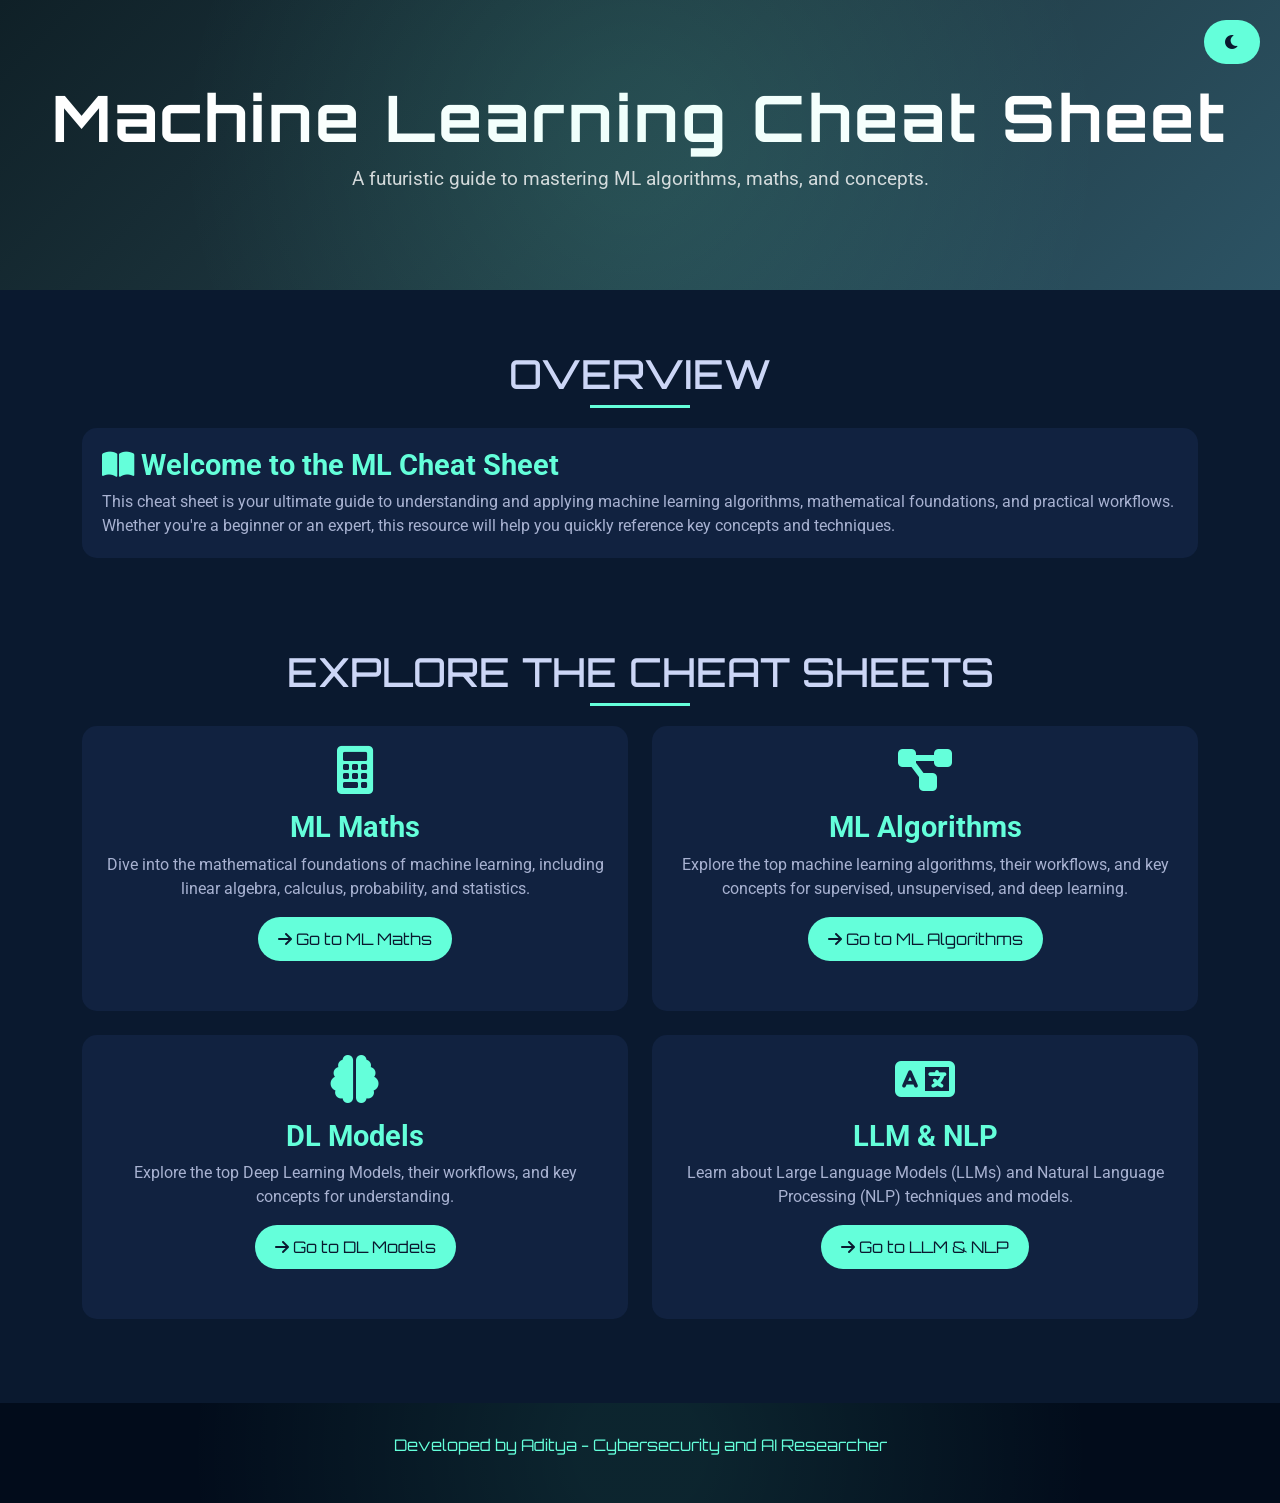
<file: index.html>
<!DOCTYPE html>
<html lang="en">
<head>
  <meta charset="UTF-8">
  <meta name="viewport" content="width=device-width, initial-scale=1.0">
  <title>Machine Learning Cheat Sheet</title>
  <!-- Bootstrap CSS -->
  <link href="https://cdn.jsdelivr.net/npm/bootstrap@5.3.0-alpha1/dist/css/bootstrap.min.css" rel="stylesheet">
  <!-- Google Fonts -->
  <link href="https://fonts.googleapis.com/css2?family=Orbitron:wght@500&family=Roboto:wght@400;700&display=swap" rel="stylesheet">
  <!-- Font Awesome Icons -->
  <link href="https://cdnjs.cloudflare.com/ajax/libs/font-awesome/6.0.0-beta3/css/all.min.css" rel="stylesheet">
  <!-- Custom CSS -->
  <link href="static/style.css" rel="stylesheet">
  <script src="static/script.js"></script>
</head>
<body class="dark-mode">
  <!-- Dark Mode Toggle -->
  <div class="dark-mode-toggle">
    <button class="toggle-btn" onclick="toggleTheme()">
      <i class="fas fa-moon"></i>
    </button>
  </div>

  <!-- Header -->
  <div class="header text-center">
    <h1>Machine Learning Cheat Sheet</h1>
    <p>A futuristic guide to mastering ML algorithms, maths, and concepts.</p>
  </div>

  <!-- Container -->
  <div class="container my-5">
    <!-- Overview Section -->
    <h2 class="section-title">Overview</h2>
    <div class="row">
      <div class="col-md-12">
        <div class="card overview-card">
          <div class="card-body">
            <h5 class="card-title">
              <i class="fas fa-book-open"></i> Welcome to the ML Cheat Sheet
            </h5>
            <p class="card-text">
              This cheat sheet is your ultimate guide to understanding and applying machine learning algorithms, mathematical foundations, and practical workflows. Whether you're a beginner or an expert, this resource will help you quickly reference key concepts and techniques.
            </p>
          </div>
        </div>
      </div>
    </div>

    <!-- Links to Pages -->
    <h2 class="section-title">Explore the Cheat Sheets</h2>
    <div class="row">
      <!-- ML Maths -->
      <div class="col-md-6 mb-4">
        <div class="card h-100">
          <div class="card-body text-center">
            <i class="fas fa-calculator icon-large"></i>
            <h5 class="card-title">ML Maths</h5>
            <p class="card-text">
              Dive into the mathematical foundations of machine learning, including linear algebra, calculus, probability, and statistics.
            </p>
            <a href="ML/ml_maths.html" class="btn btn-primary">
              <i class="fas fa-arrow-right"></i> Go to ML Maths
            </a>
          </div>
        </div>
      </div>
      <!-- ML Algorithms -->
      <div class="col-md-6 mb-4">
        <div class="card h-100">
          <div class="card-body text-center">
            <i class="fas fa-project-diagram icon-large"></i>
            <h5 class="card-title">ML Algorithms</h5>
            <p class="card-text">
              Explore the top machine learning algorithms, their workflows, and key concepts for supervised, unsupervised, and deep learning.
            </p>
            <a href="ML/ml_sheet.html" class="btn btn-primary">
              <i class="fas fa-arrow-right"></i> Go to ML Algorithms
            </a>
          </div>
        </div>
      </div>
      <!-- DL Models -->
      <div class="col-md-6 mb-4">
        <div class="card h-100">
          <div class="card-body text-center">
            <i class="fas fa-brain icon-large"></i>
            <h5 class="card-title">DL Models</h5>
            <p class="card-text">
              Explore the top Deep Learning Models, their workflows, and key concepts for understanding.
            </p>
            <a href="ML/dl_models.html" class="btn btn-primary">
              <i class="fas fa-arrow-right"></i> Go to DL Models
            </a>
          </div>
        </div>
      </div>
      <!-- LLM & NLP -->
      <div class="col-md-6 mb-4">
        <div class="card h-100">
          <div class="card-body text-center">
            <i class="fas fa-language icon-large"></i>
            <h5 class="card-title">LLM & NLP</h5>
            <p class="card-text">
              Learn about Large Language Models (LLMs) and Natural Language Processing (NLP) techniques and models.
            </p>
            <a href="ML/llm_nlp.html" class="btn btn-primary">
              <i class="fas fa-arrow-right"></i> Go to LLM & NLP
            </a>
          </div>
        </div>
      </div>
    </div>
  </div>

  <!-- Footer -->
  <div class="footer text-center">
    <p>Developed by <a href="#">Aditya</a> - Cybersecurity and AI Researcher</p>
  </div>

  <!-- Bootstrap JS -->
  <script src="https://cdn.jsdelivr.net/npm/bootstrap@5.3.0-alpha1/dist/js/bootstrap.bundle.min.js"></script>
</body>
</html>
</file>
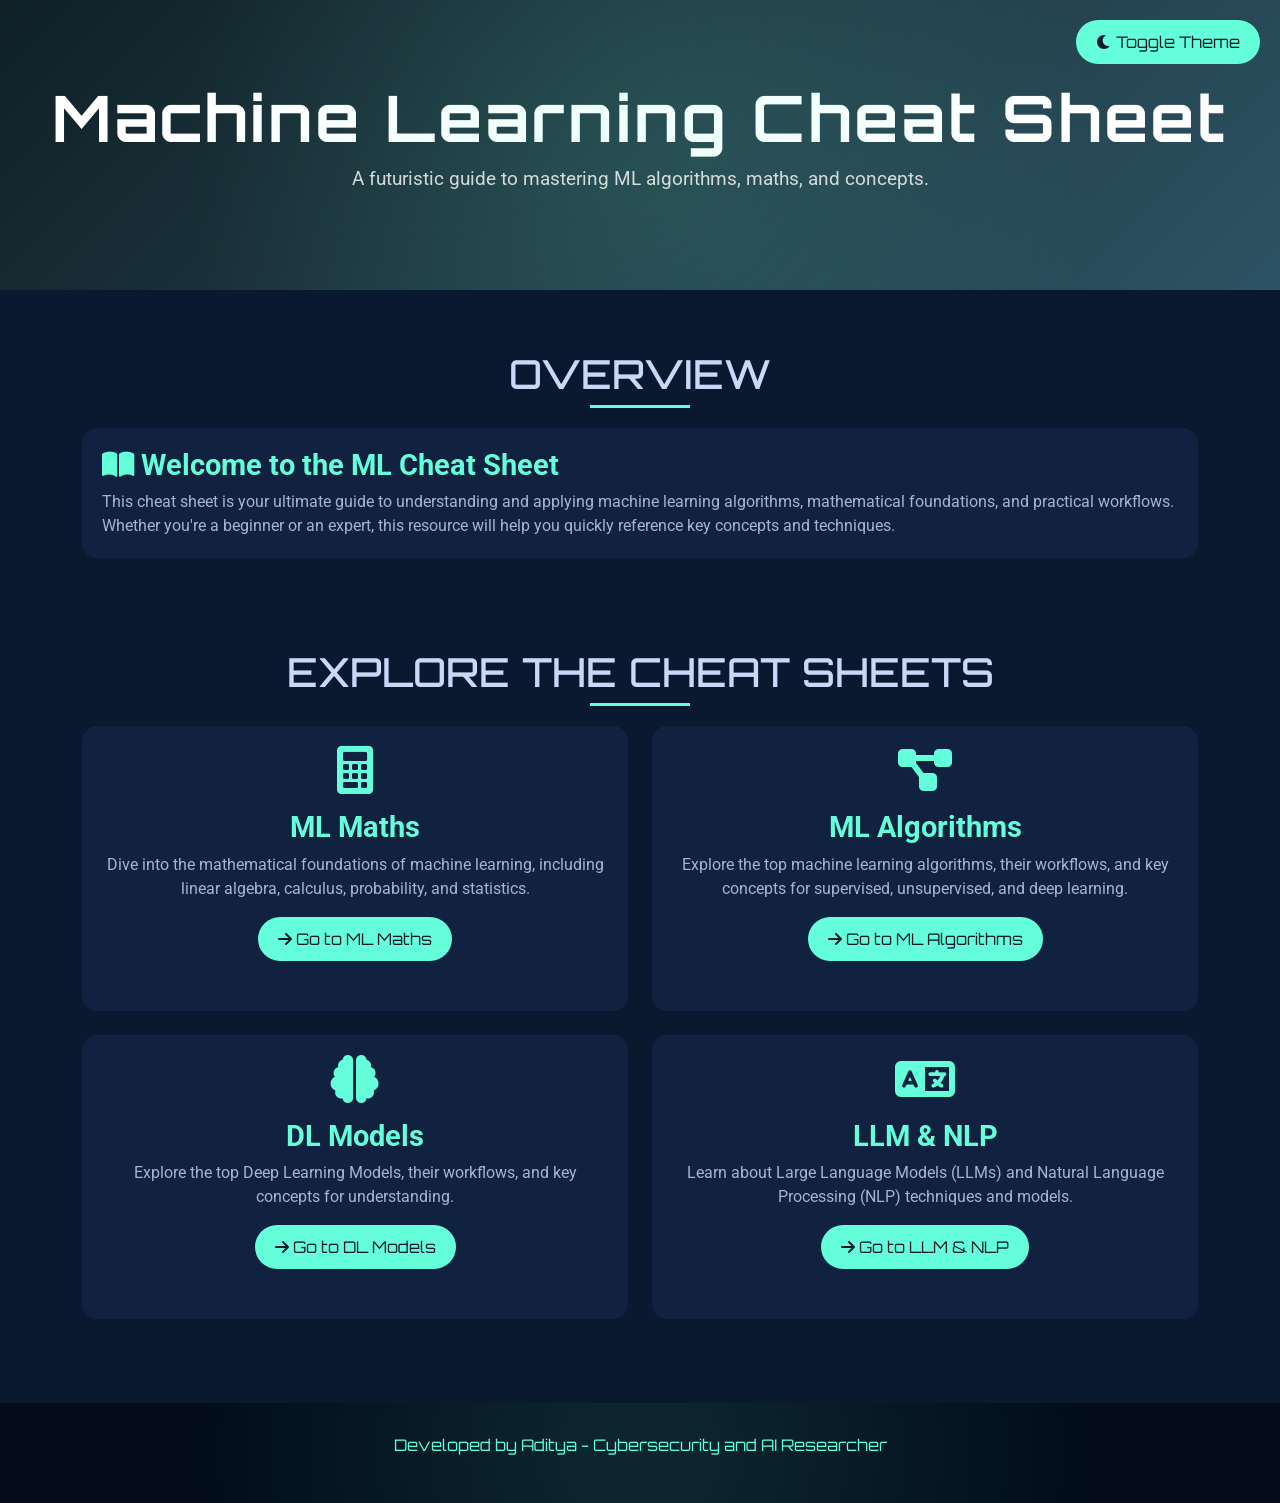
<file: home.html>
<!DOCTYPE html>
<html lang="en">
<head>
  <meta charset="UTF-8">
  <meta name="viewport" content="width=device-width, initial-scale=1.0">
  <title>Machine Learning Cheat Sheet</title>
  <!-- Bootstrap CSS -->
  <link href="https://cdn.jsdelivr.net/npm/bootstrap@5.3.0-alpha1/dist/css/bootstrap.min.css" rel="stylesheet">
  <!-- Google Fonts -->
  <link href="https://fonts.googleapis.com/css2?family=Orbitron:wght@500&family=Roboto:wght@400;700&display=swap" rel="stylesheet">
  <!-- Font Awesome Icons -->
  <link href="https://cdnjs.cloudflare.com/ajax/libs/font-awesome/6.0.0-beta3/css/all.min.css" rel="stylesheet">
  <!-- Custom CSS -->
  <link href="static/style.css" rel="stylesheet">
  <script src="static/script.js"></script>
</head>
<body class="dark-mode">
  <!-- Dark Mode Toggle -->
  <div class="dark-mode-toggle">
    <button class="toggle-btn" onclick="toggleTheme()">
      <i class="fas fa-moon"></i> Toggle Theme
    </button>
  </div>

  <!-- Header -->
  <div class="header text-center">
    <h1>Machine Learning Cheat Sheet</h1>
    <p>A futuristic guide to mastering ML algorithms, maths, and concepts.</p>
  </div>

  <!-- Container -->
  <div class="container my-5">
    <!-- Overview Section -->
    <h2 class="section-title">Overview</h2>
    <div class="row">
      <div class="col-md-12">
        <div class="card overview-card">
          <div class="card-body">
            <h5 class="card-title">
              <i class="fas fa-book-open"></i> Welcome to the ML Cheat Sheet
            </h5>
            <p class="card-text">
              This cheat sheet is your ultimate guide to understanding and applying machine learning algorithms, mathematical foundations, and practical workflows. Whether you're a beginner or an expert, this resource will help you quickly reference key concepts and techniques.
            </p>
          </div>
        </div>
      </div>
    </div>

    <!-- Links to Pages -->
    <h2 class="section-title">Explore the Cheat Sheets</h2>
    <div class="row">
      <!-- ML Maths -->
      <div class="col-md-6 mb-4">
        <div class="card h-100">
          <div class="card-body text-center">
            <i class="fas fa-calculator icon-large"></i>
            <h5 class="card-title">ML Maths</h5>
            <p class="card-text">
              Dive into the mathematical foundations of machine learning, including linear algebra, calculus, probability, and statistics.
            </p>
            <a href="ML/ml_maths.html" class="btn btn-primary">
              <i class="fas fa-arrow-right"></i> Go to ML Maths
            </a>
          </div>
        </div>
      </div>
      <!-- ML Algorithms -->
      <div class="col-md-6 mb-4">
        <div class="card h-100">
          <div class="card-body text-center">
            <i class="fas fa-project-diagram icon-large"></i>
            <h5 class="card-title">ML Algorithms</h5>
            <p class="card-text">
              Explore the top machine learning algorithms, their workflows, and key concepts for supervised, unsupervised, and deep learning.
            </p>
            <a href="ML/ml_sheet.html" class="btn btn-primary">
              <i class="fas fa-arrow-right"></i> Go to ML Algorithms
            </a>
          </div>
        </div>
      </div>
      <!-- DL Models -->
      <div class="col-md-6 mb-4">
        <div class="card h-100">
          <div class="card-body text-center">
            <i class="fas fa-brain icon-large"></i>
            <h5 class="card-title">DL Models</h5>
            <p class="card-text">
              Explore the top Deep Learning Models, their workflows, and key concepts for understanding.
            </p>
            <a href="ML/dl_models.html" class="btn btn-primary">
              <i class="fas fa-arrow-right"></i> Go to DL Models
            </a>
          </div>
        </div>
      </div>
      <!-- LLM & NLP -->
      <div class="col-md-6 mb-4">
        <div class="card h-100">
          <div class="card-body text-center">
            <i class="fas fa-language icon-large"></i>
            <h5 class="card-title">LLM & NLP</h5>
            <p class="card-text">
              Learn about Large Language Models (LLMs) and Natural Language Processing (NLP) techniques and models.
            </p>
            <a href="ML/llm_nlp.html" class="btn btn-primary">
              <i class="fas fa-arrow-right"></i> Go to LLM & NLP
            </a>
          </div>
        </div>
      </div>
    </div>
  </div>

  <!-- Footer -->
  <div class="footer text-center">
    <p>Developed by <a href="#">Aditya</a> - Cybersecurity and AI Researcher</p>
  </div>

  <!-- Bootstrap JS -->
  <script src="https://cdn.jsdelivr.net/npm/bootstrap@5.3.0-alpha1/dist/js/bootstrap.bundle.min.js"></script>
</body>
</html>
</file>
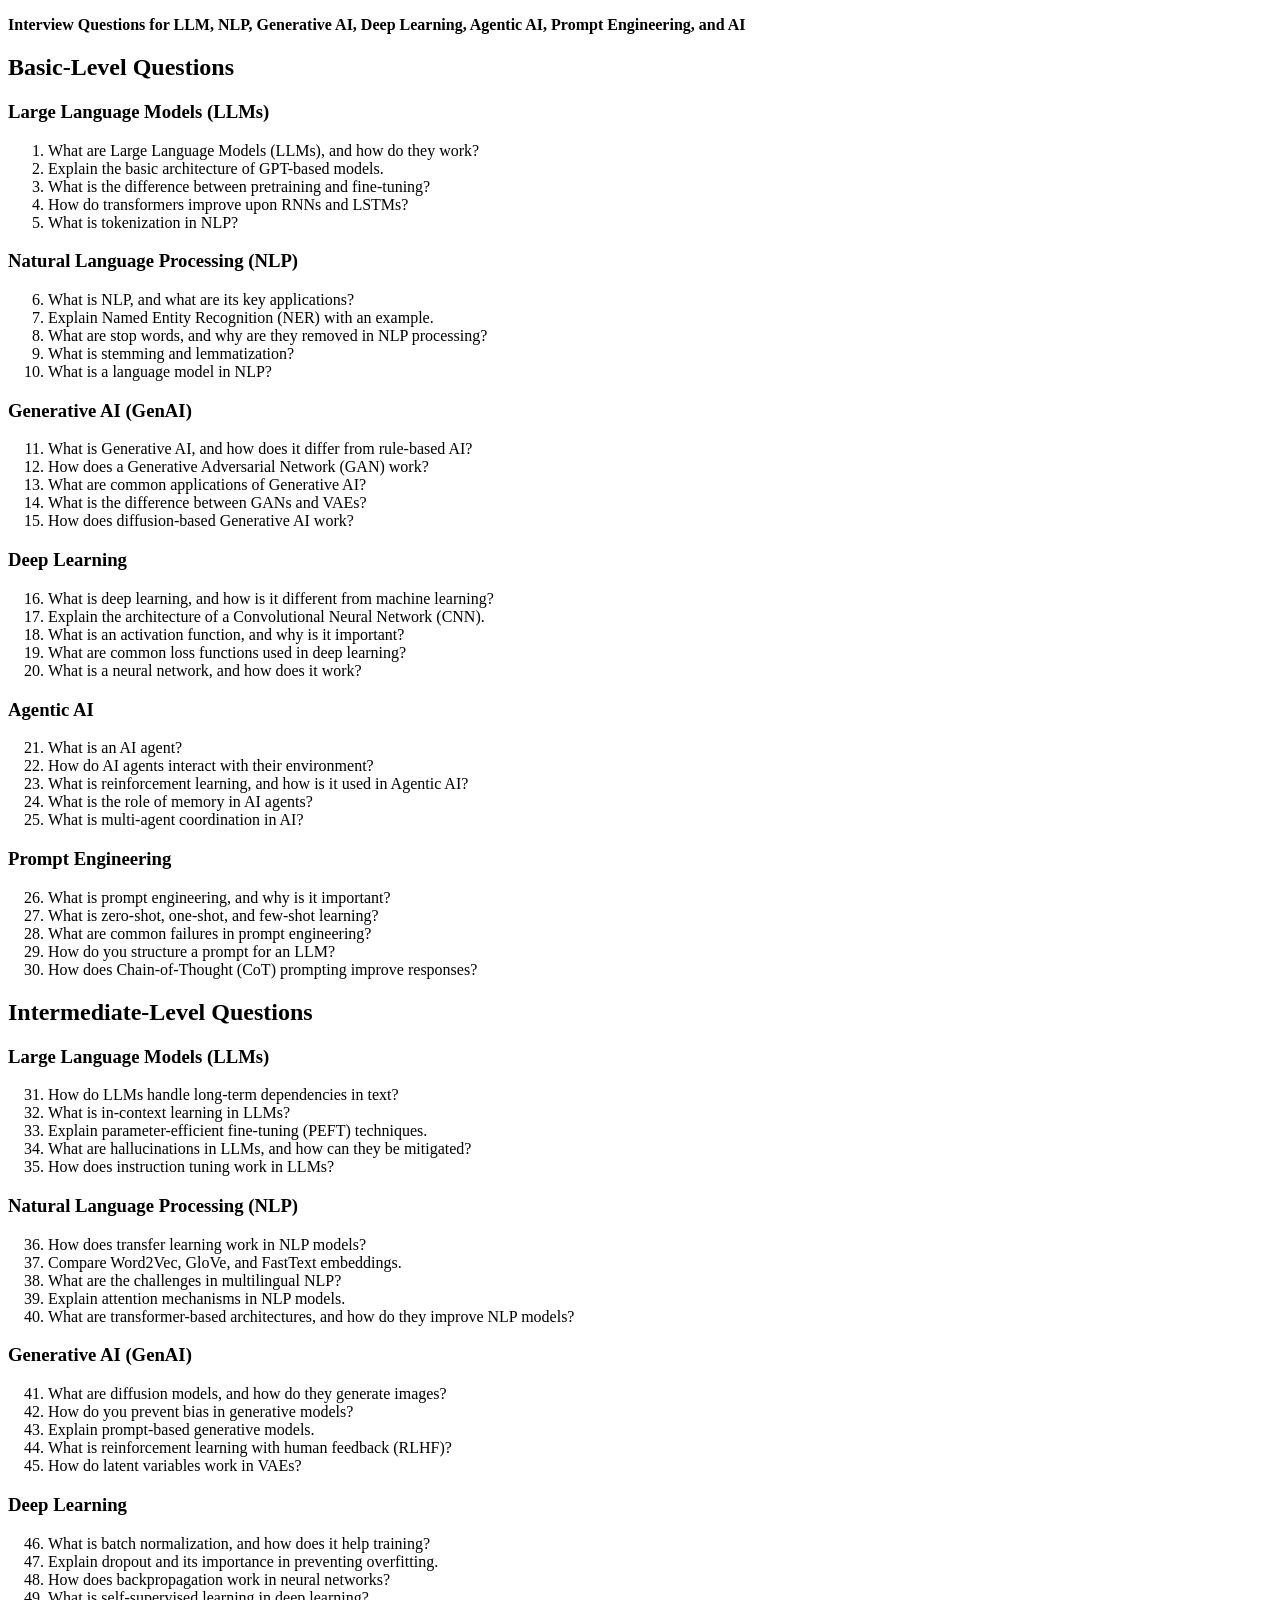
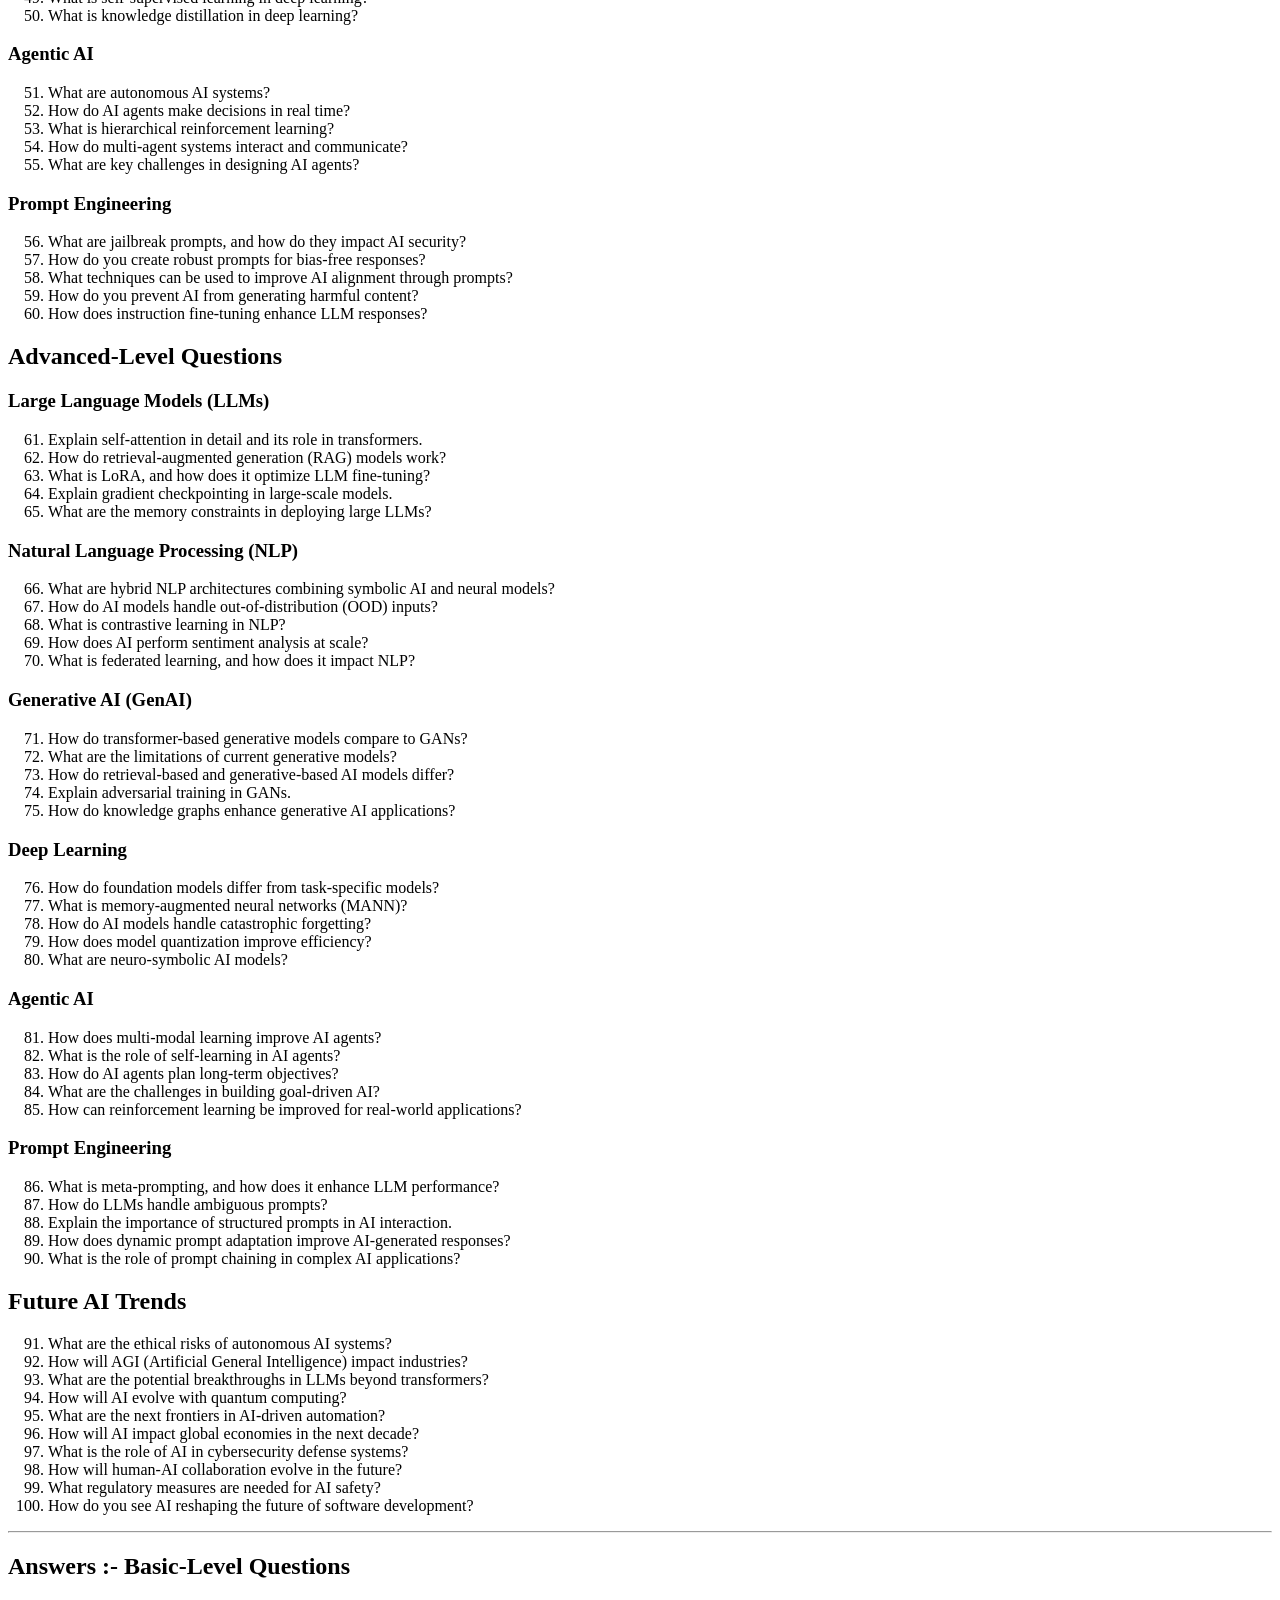
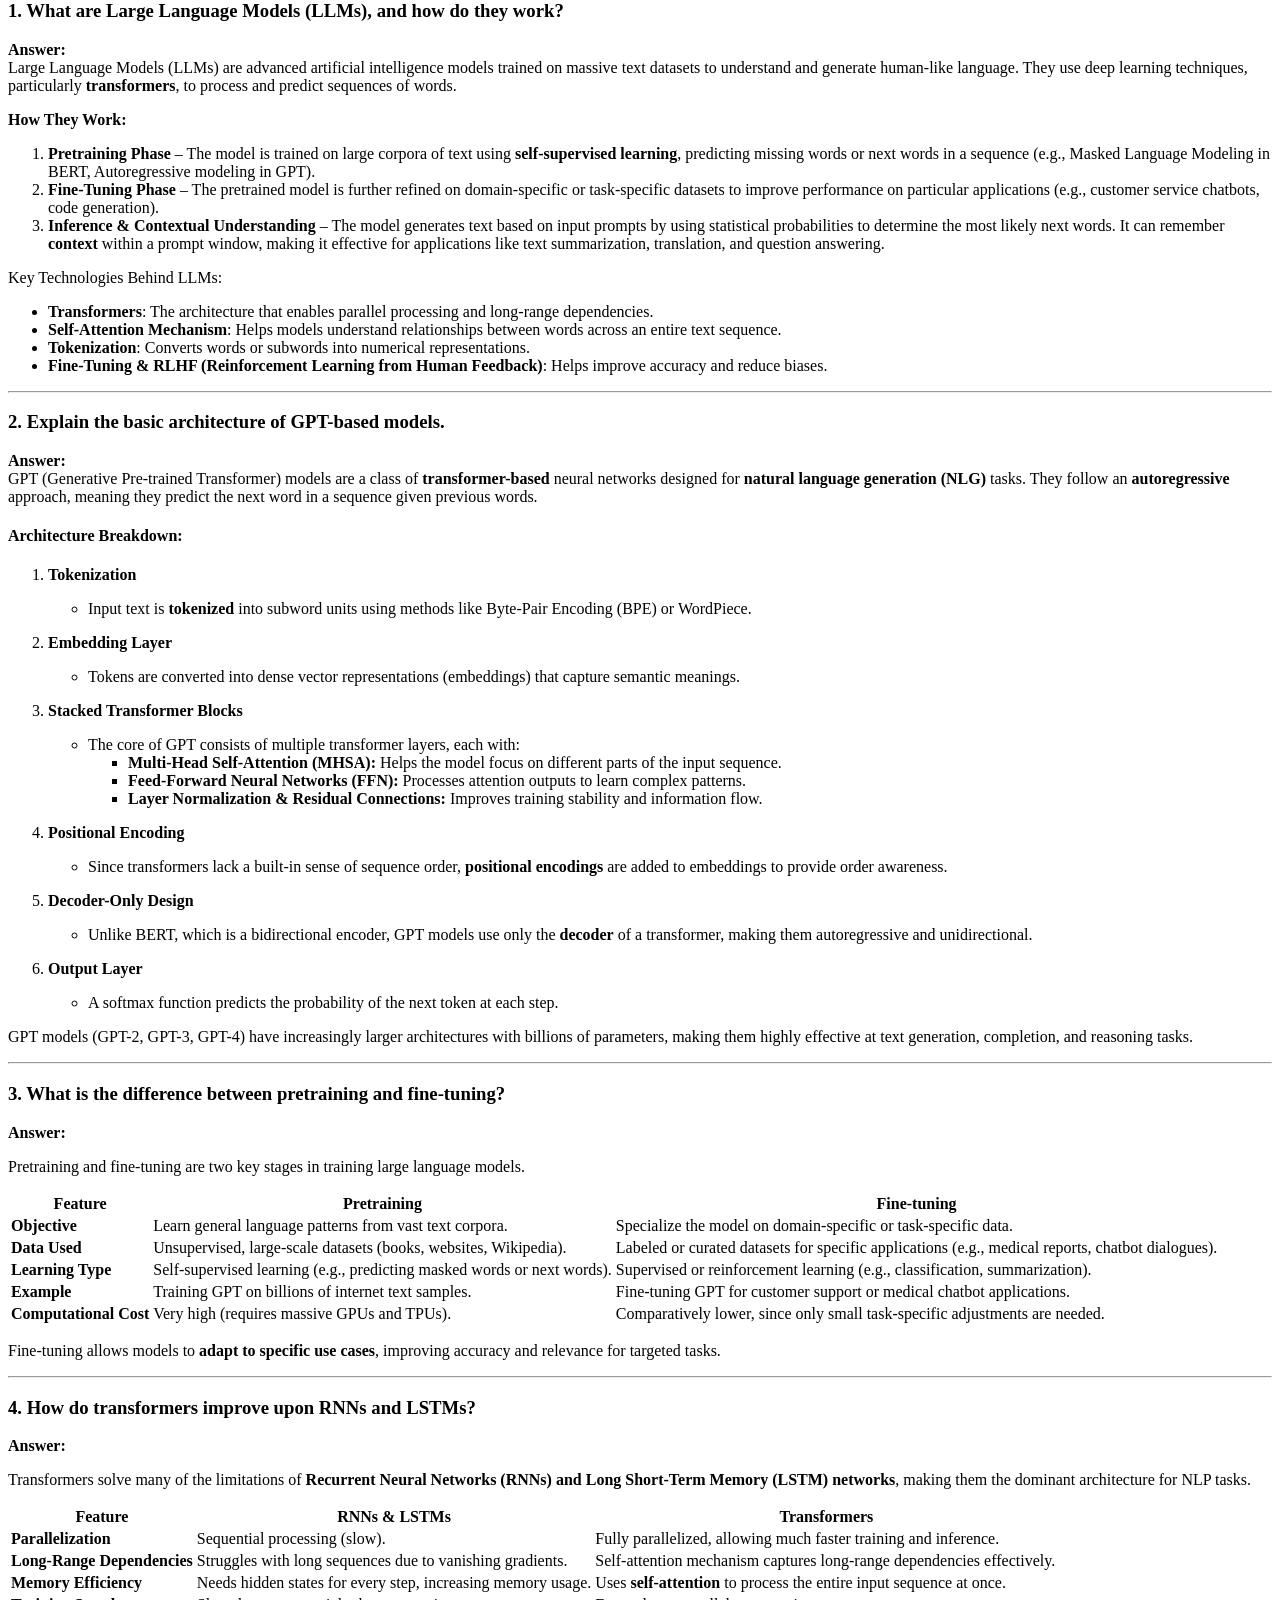
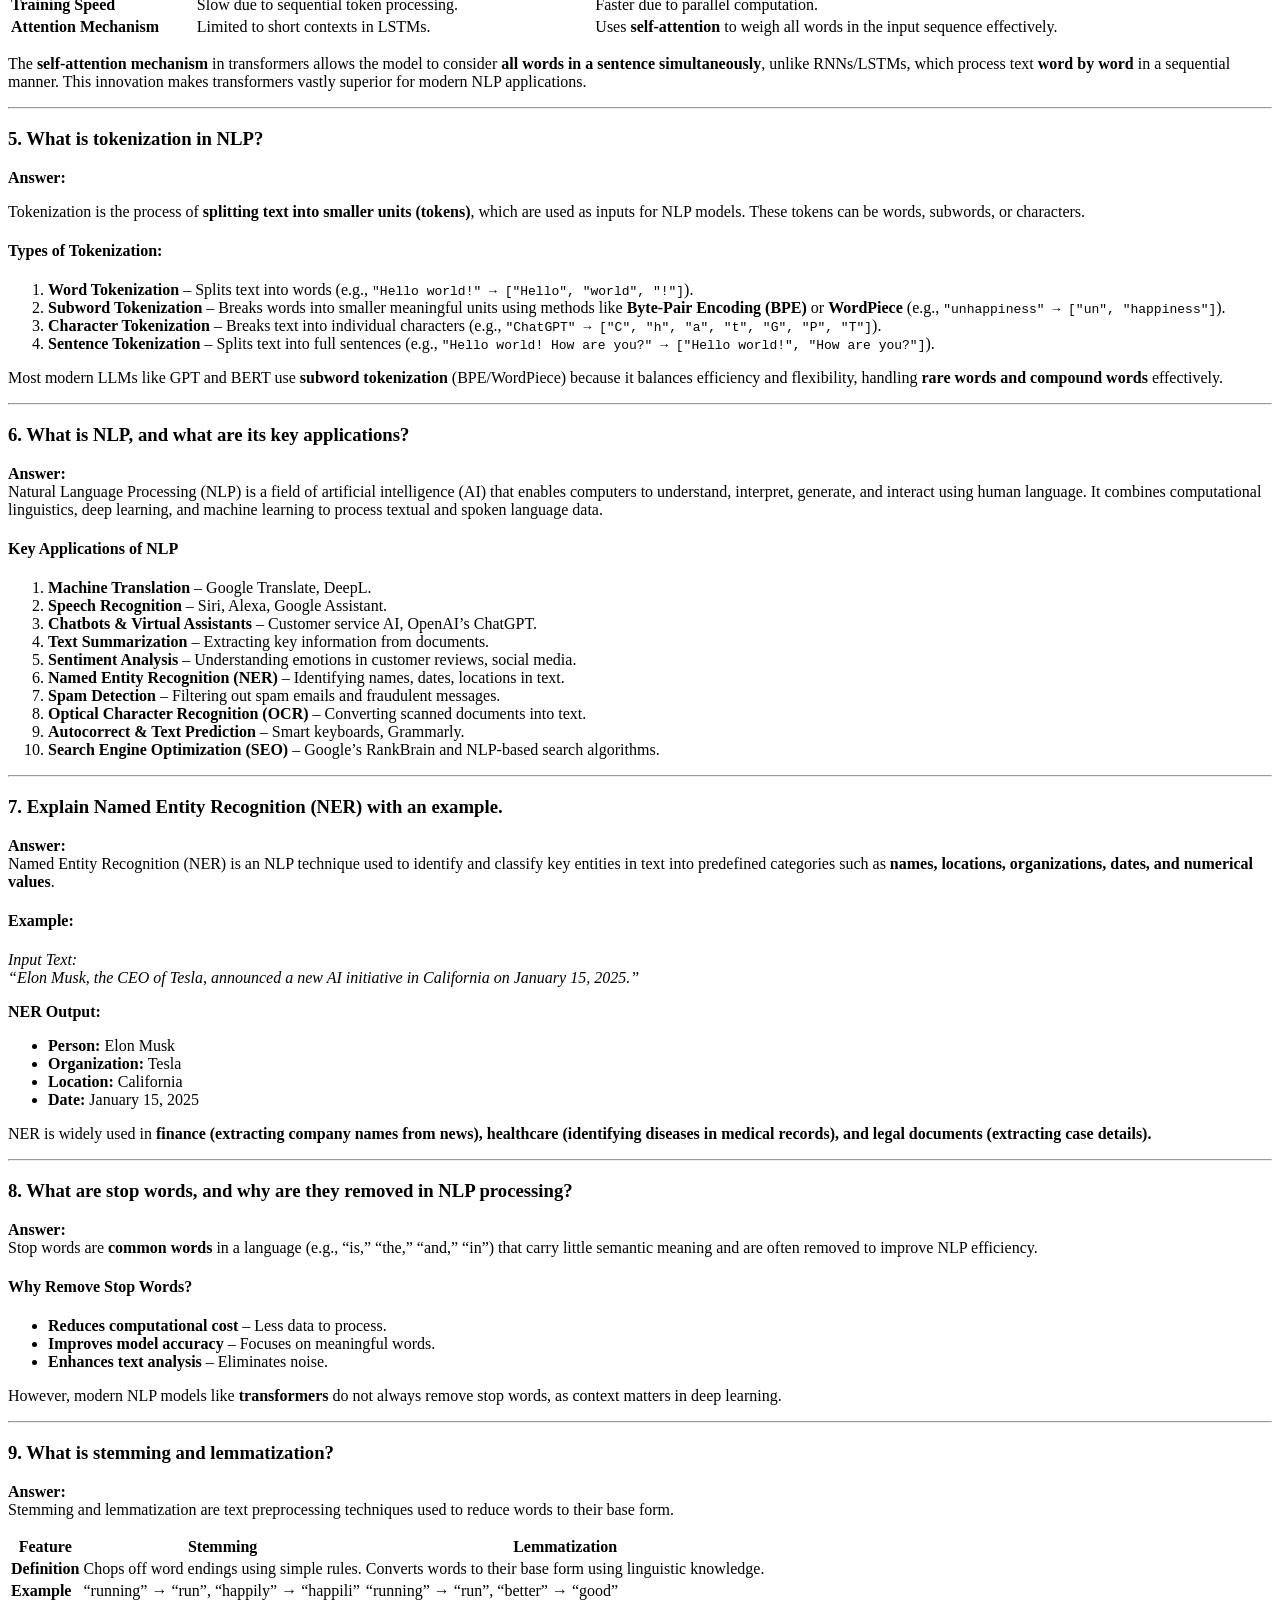
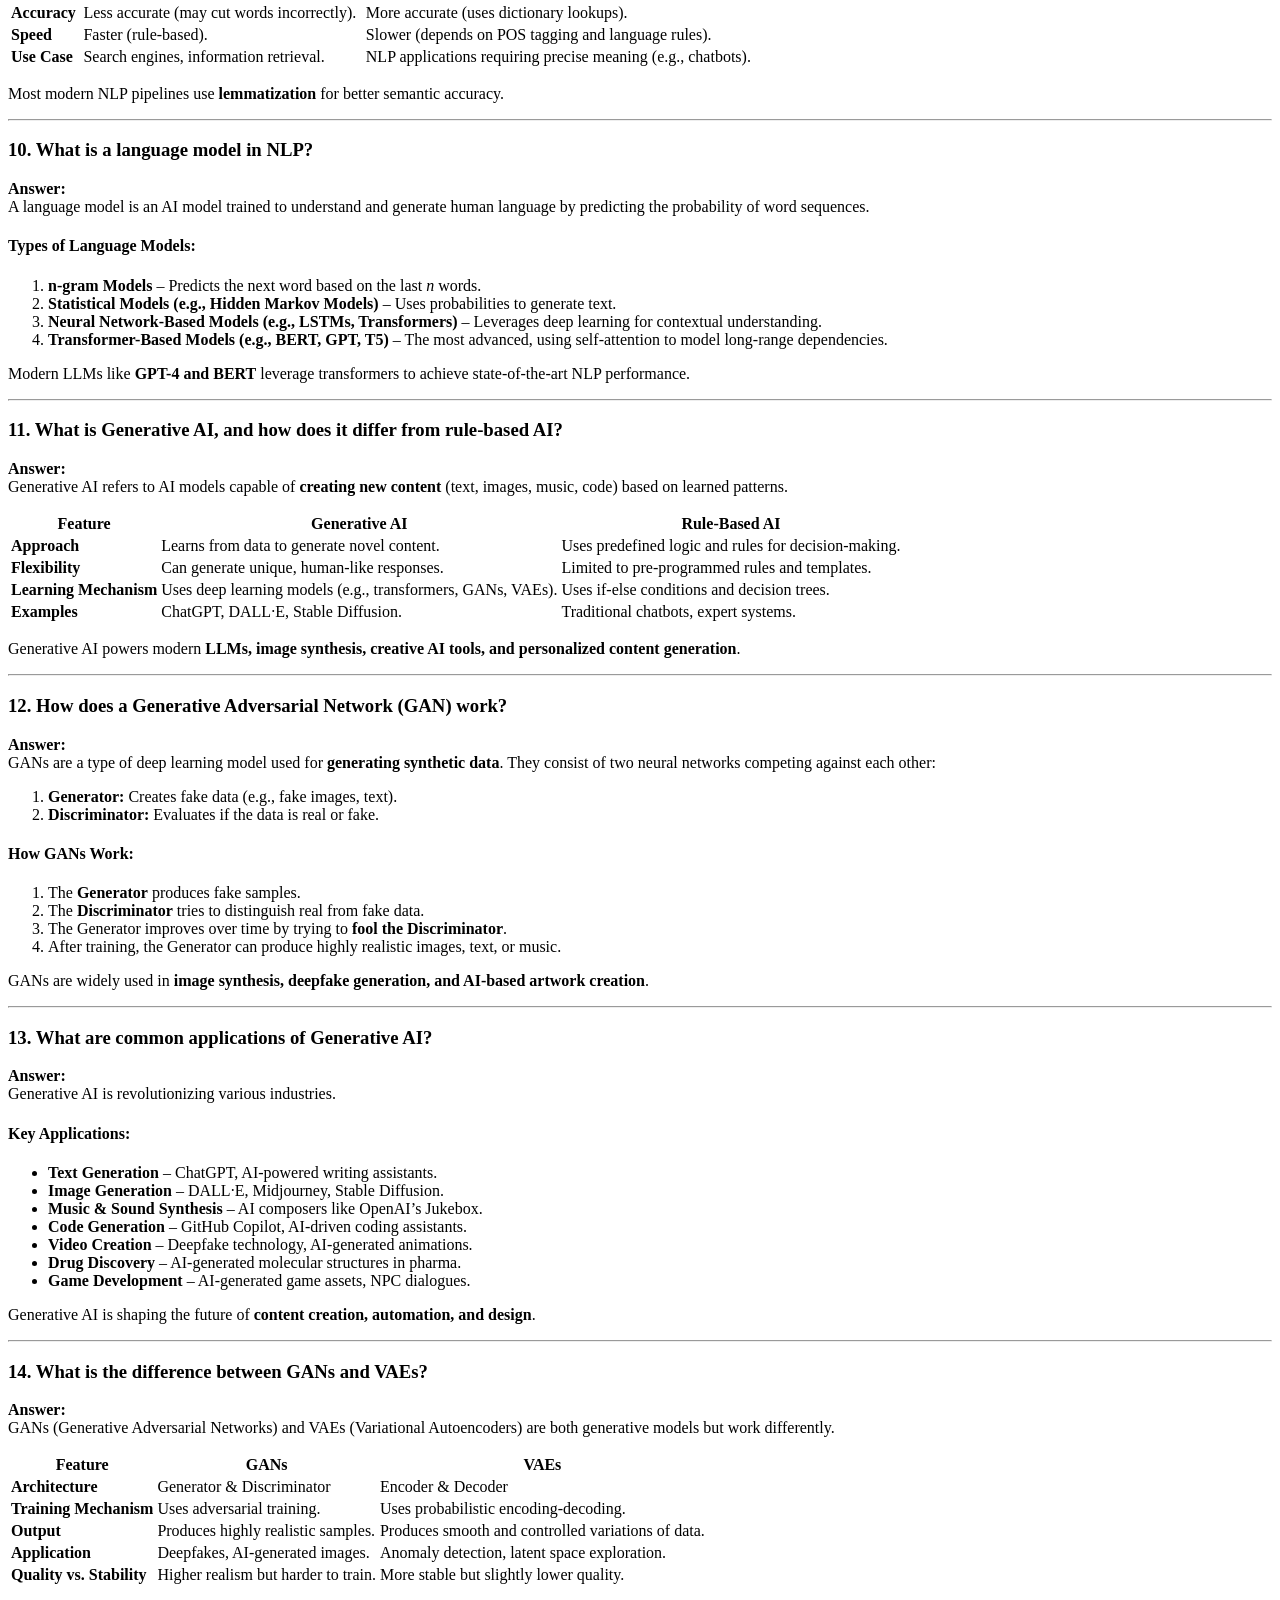
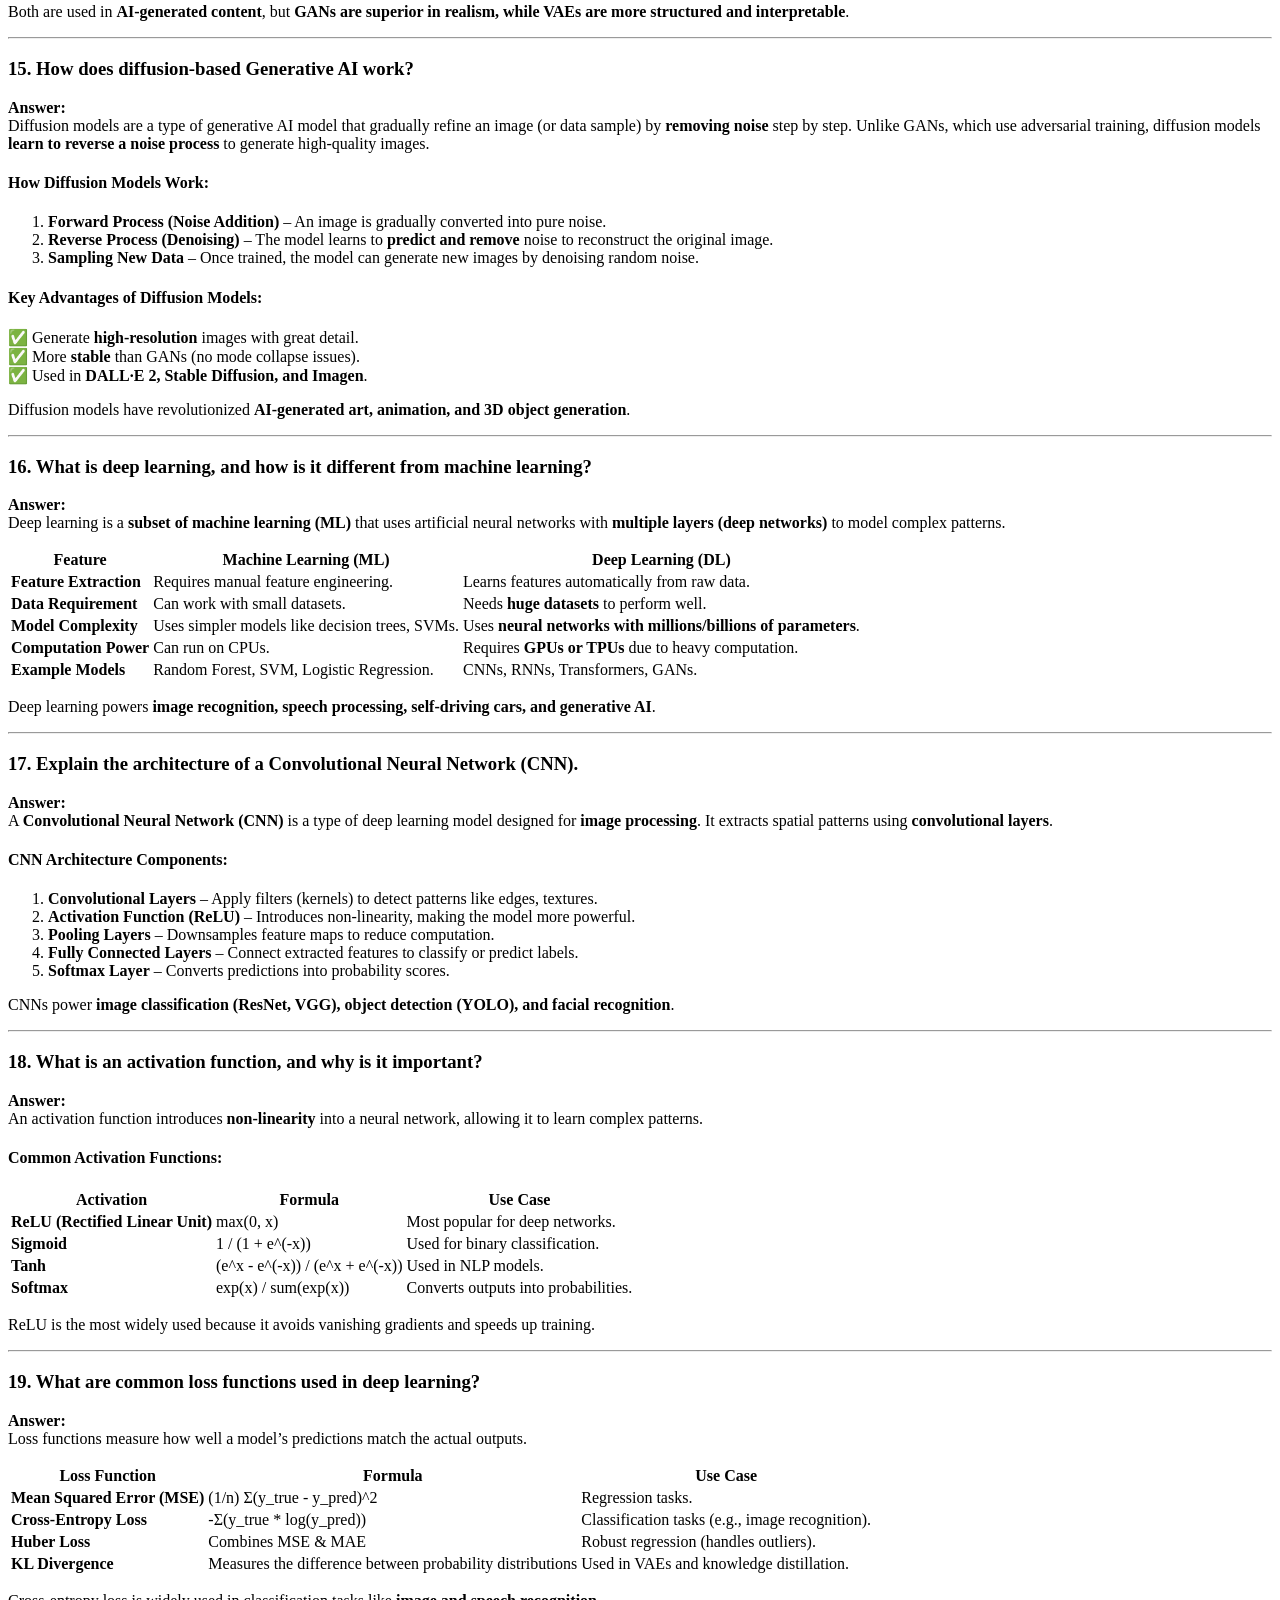
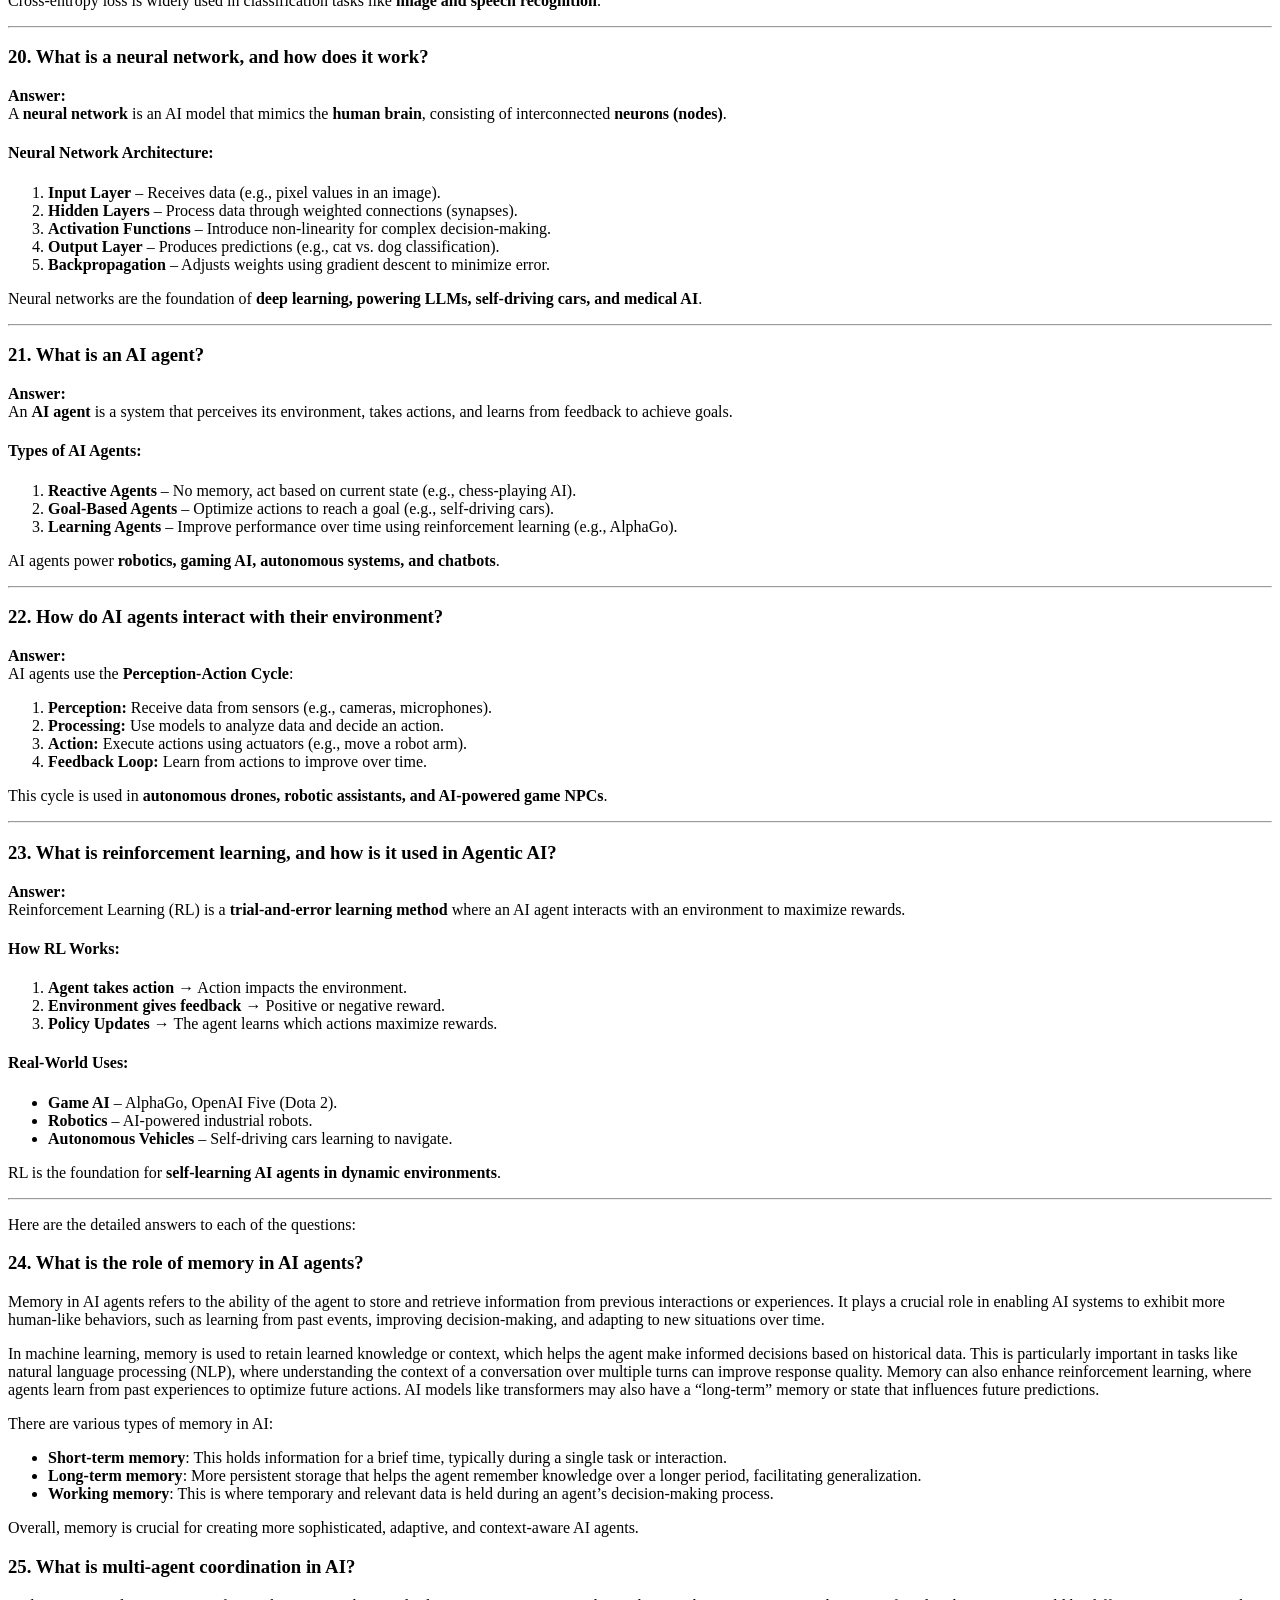
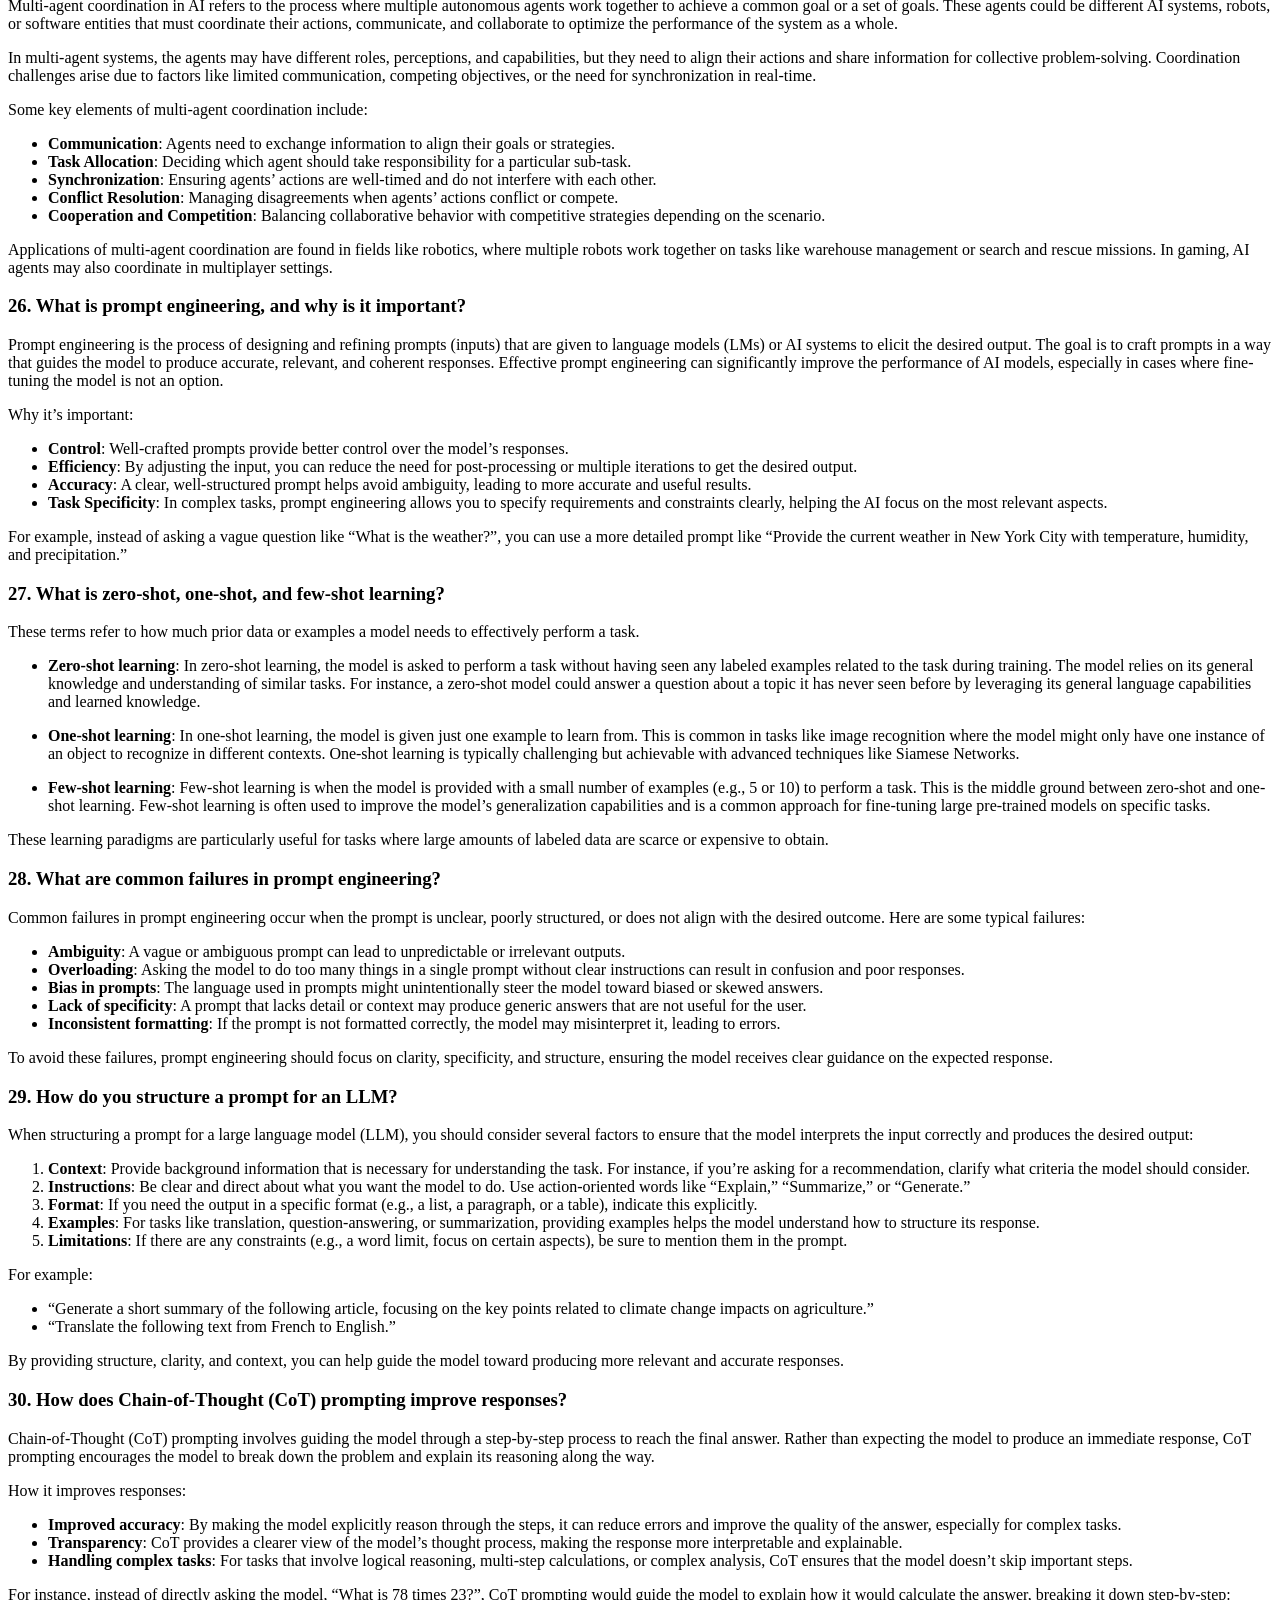
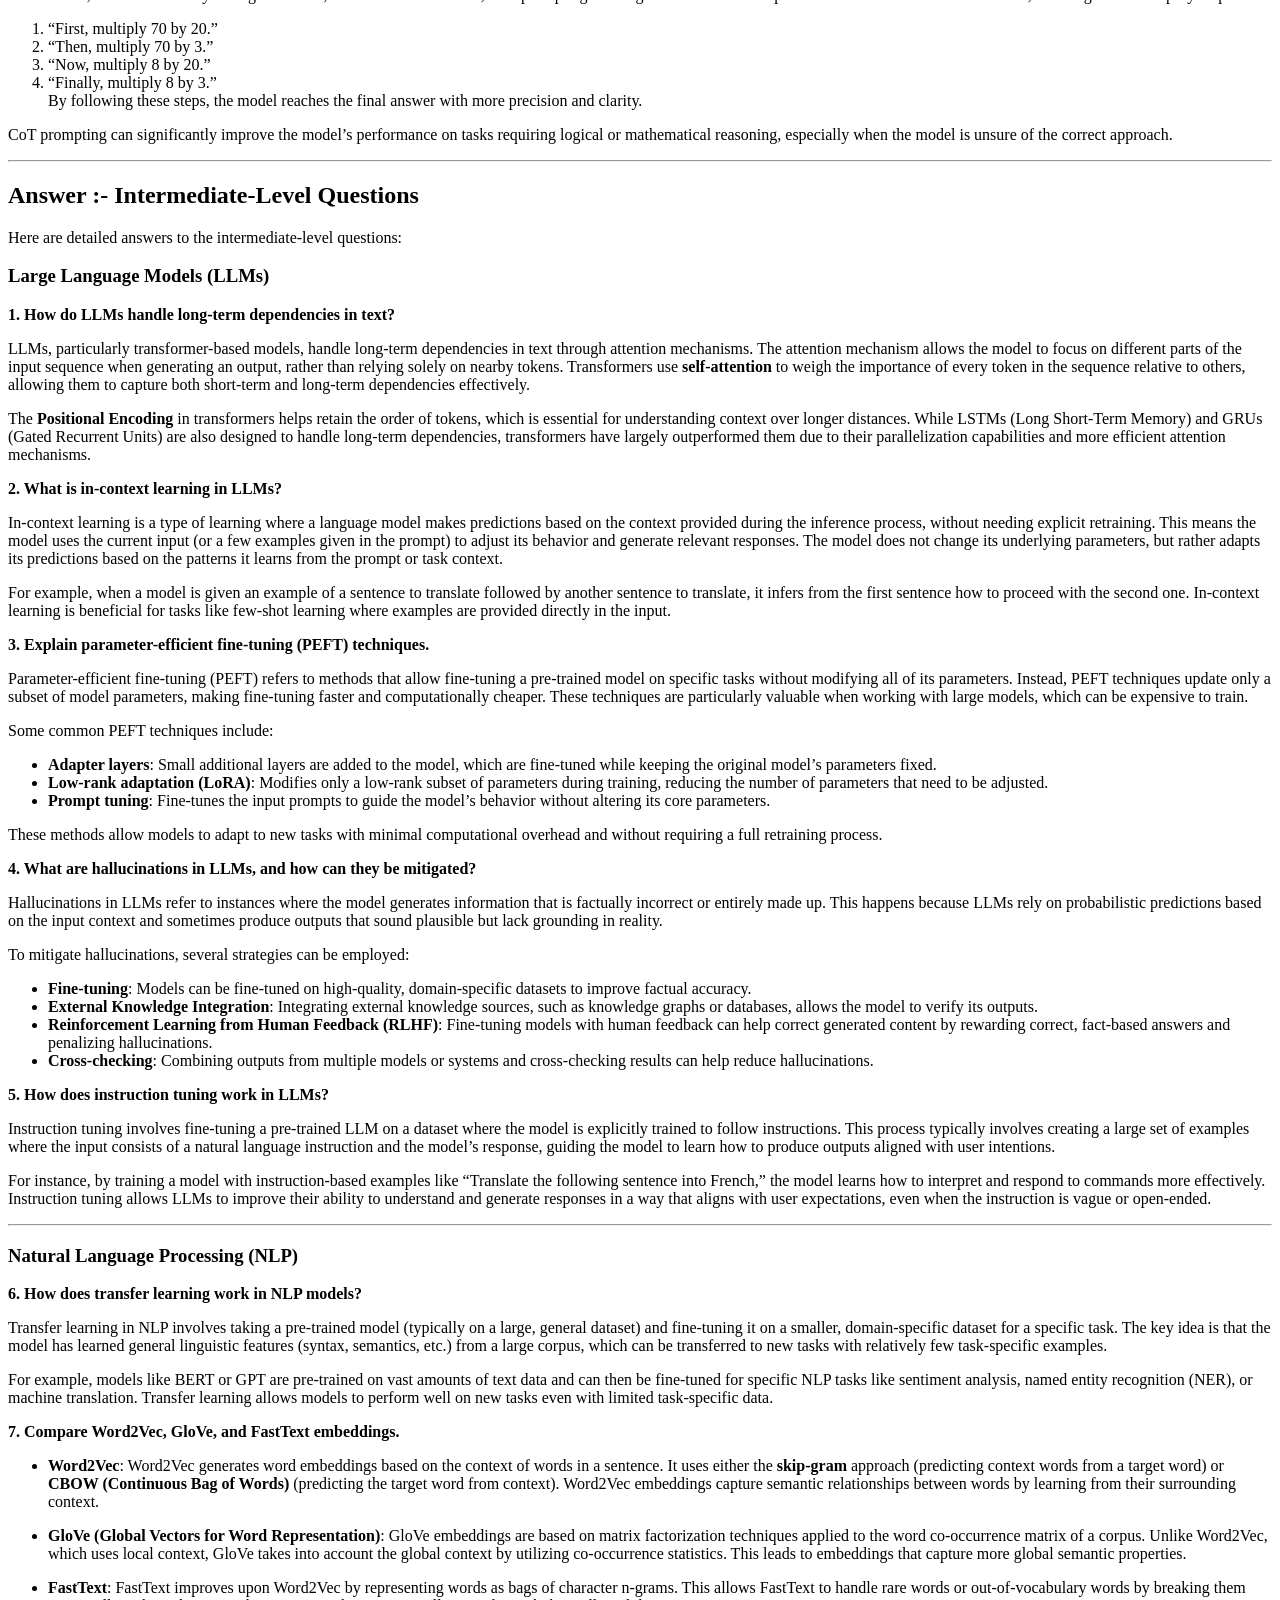
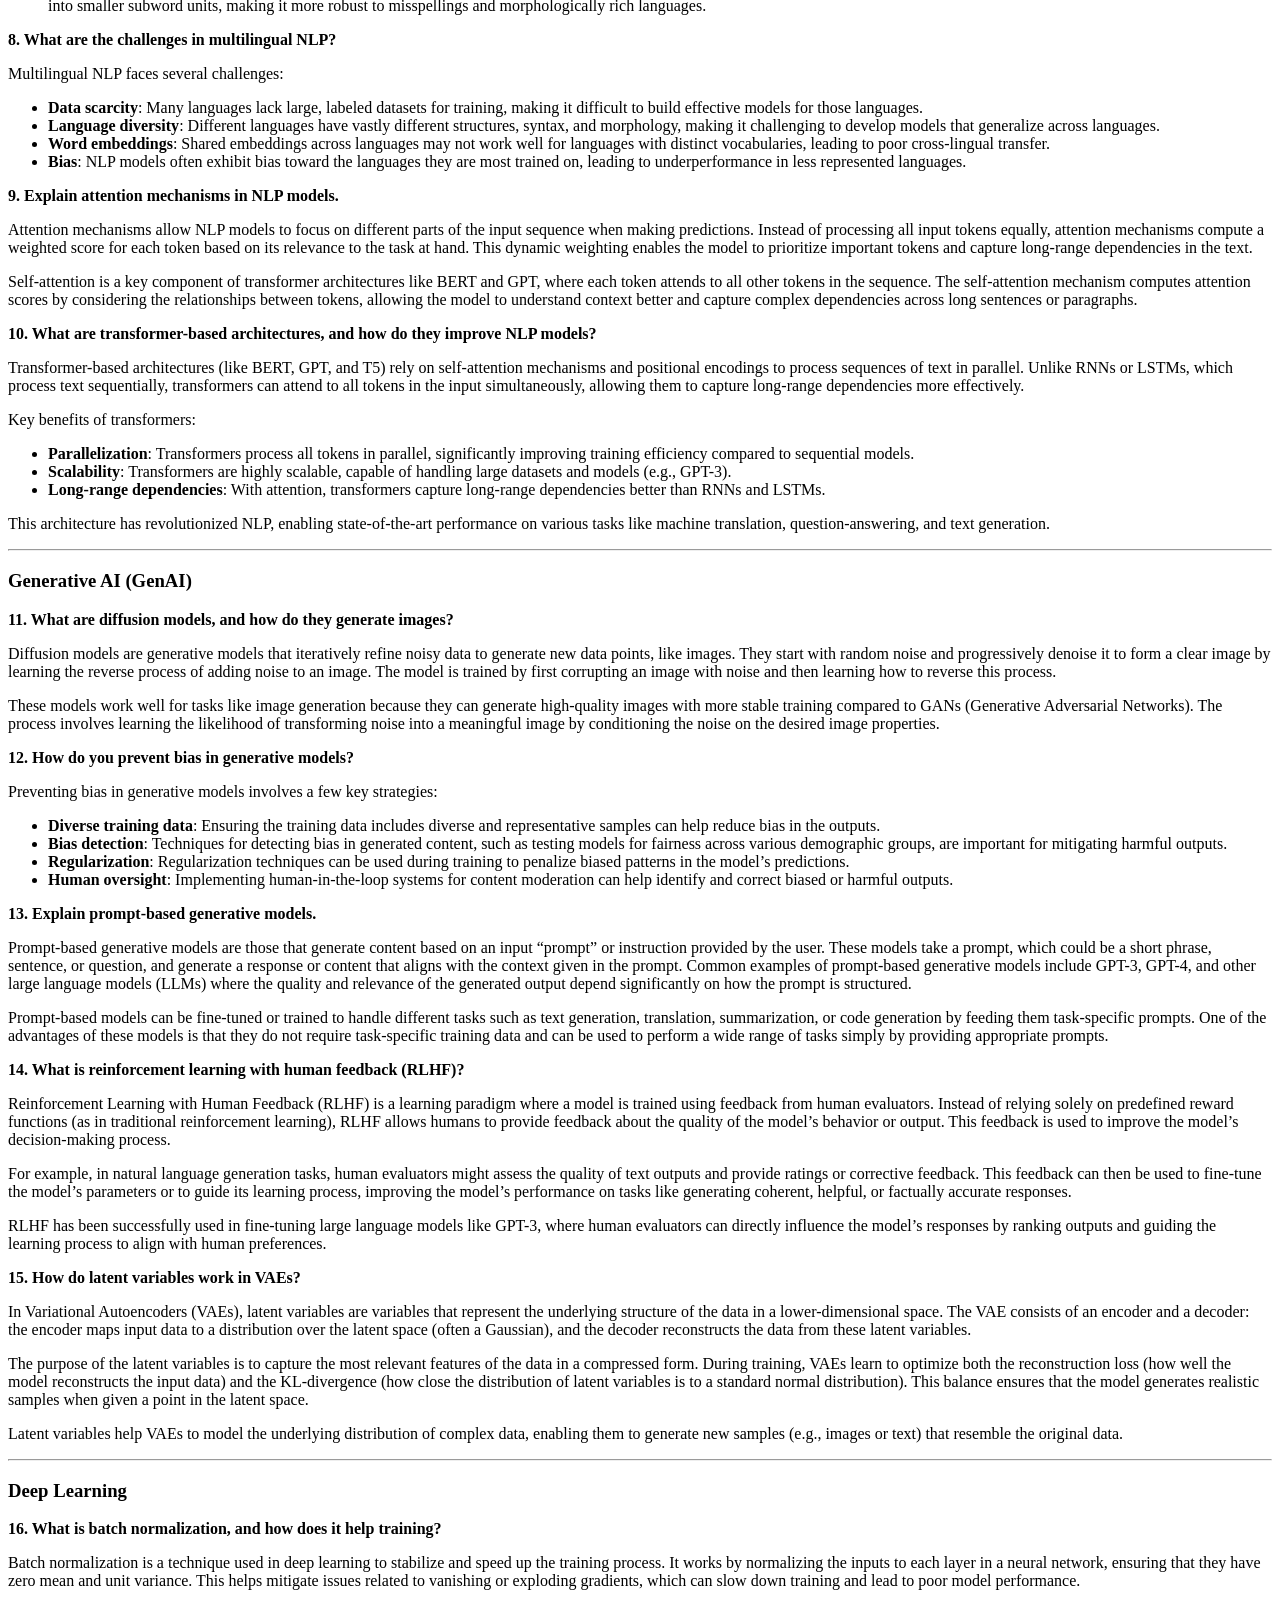
<file: ML/interview.html>
﻿<!DOCTYPE html>
<html>

<head>
  <meta charset="utf-8">
  <meta name="viewport" content="width=device-width, initial-scale=1.0">
  <title>Interview sheet</title>
  <link rel="stylesheet" href="https://stackedit.io/style.css" />
</head>

<body class="stackedit">
  <div class="stackedit__html"><p><strong>Interview Questions for LLM, NLP, Generative AI, Deep Learning, Agentic AI, Prompt Engineering, and AI</strong></p>
<h2 id="basic-level-questions"><strong>Basic-Level Questions</strong></h2>
<h3 id="large-language-models-llms">Large Language Models (LLMs)</h3>
<ol>
<li>What are Large Language Models (LLMs), and how do they work?</li>
<li>Explain the basic architecture of GPT-based models.</li>
<li>What is the difference between pretraining and fine-tuning?</li>
<li>How do transformers improve upon RNNs and LSTMs?</li>
<li>What is tokenization in NLP?</li>
</ol>
<h3 id="natural-language-processing-nlp">Natural Language Processing (NLP)</h3>
<ol start="6">
<li>What is NLP, and what are its key applications?</li>
<li>Explain Named Entity Recognition (NER) with an example.</li>
<li>What are stop words, and why are they removed in NLP processing?</li>
<li>What is stemming and lemmatization?</li>
<li>What is a language model in NLP?</li>
</ol>
<h3 id="generative-ai-genai">Generative AI (GenAI)</h3>
<ol start="11">
<li>What is Generative AI, and how does it differ from rule-based AI?</li>
<li>How does a Generative Adversarial Network (GAN) work?</li>
<li>What are common applications of Generative AI?</li>
<li>What is the difference between GANs and VAEs?</li>
<li>How does diffusion-based Generative AI work?</li>
</ol>
<h3 id="deep-learning">Deep Learning</h3>
<ol start="16">
<li>What is deep learning, and how is it different from machine learning?</li>
<li>Explain the architecture of a Convolutional Neural Network (CNN).</li>
<li>What is an activation function, and why is it important?</li>
<li>What are common loss functions used in deep learning?</li>
<li>What is a neural network, and how does it work?</li>
</ol>
<h3 id="agentic-ai">Agentic AI</h3>
<ol start="21">
<li>What is an AI agent?</li>
<li>How do AI agents interact with their environment?</li>
<li>What is reinforcement learning, and how is it used in Agentic AI?</li>
<li>What is the role of memory in AI agents?</li>
<li>What is multi-agent coordination in AI?</li>
</ol>
<h3 id="prompt-engineering">Prompt Engineering</h3>
<ol start="26">
<li>What is prompt engineering, and why is it important?</li>
<li>What is zero-shot, one-shot, and few-shot learning?</li>
<li>What are common failures in prompt engineering?</li>
<li>How do you structure a prompt for an LLM?</li>
<li>How does Chain-of-Thought (CoT) prompting improve responses?</li>
</ol>
<h2 id="intermediate-level-questions"><strong>Intermediate-Level Questions</strong></h2>
<h3 id="large-language-models-llms-1">Large Language Models (LLMs)</h3>
<ol start="31">
<li>How do LLMs handle long-term dependencies in text?</li>
<li>What is in-context learning in LLMs?</li>
<li>Explain parameter-efficient fine-tuning (PEFT) techniques.</li>
<li>What are hallucinations in LLMs, and how can they be mitigated?</li>
<li>How does instruction tuning work in LLMs?</li>
</ol>
<h3 id="natural-language-processing-nlp-1">Natural Language Processing (NLP)</h3>
<ol start="36">
<li>How does transfer learning work in NLP models?</li>
<li>Compare Word2Vec, GloVe, and FastText embeddings.</li>
<li>What are the challenges in multilingual NLP?</li>
<li>Explain attention mechanisms in NLP models.</li>
<li>What are transformer-based architectures, and how do they improve NLP models?</li>
</ol>
<h3 id="generative-ai-genai-1">Generative AI (GenAI)</h3>
<ol start="41">
<li>What are diffusion models, and how do they generate images?</li>
<li>How do you prevent bias in generative models?</li>
<li>Explain prompt-based generative models.</li>
<li>What is reinforcement learning with human feedback (RLHF)?</li>
<li>How do latent variables work in VAEs?</li>
</ol>
<h3 id="deep-learning-1">Deep Learning</h3>
<ol start="46">
<li>What is batch normalization, and how does it help training?</li>
<li>Explain dropout and its importance in preventing overfitting.</li>
<li>How does backpropagation work in neural networks?</li>
<li>What is self-supervised learning in deep learning?</li>
<li>What is knowledge distillation in deep learning?</li>
</ol>
<h3 id="agentic-ai-1">Agentic AI</h3>
<ol start="51">
<li>What are autonomous AI systems?</li>
<li>How do AI agents make decisions in real time?</li>
<li>What is hierarchical reinforcement learning?</li>
<li>How do multi-agent systems interact and communicate?</li>
<li>What are key challenges in designing AI agents?</li>
</ol>
<h3 id="prompt-engineering-1">Prompt Engineering</h3>
<ol start="56">
<li>What are jailbreak prompts, and how do they impact AI security?</li>
<li>How do you create robust prompts for bias-free responses?</li>
<li>What techniques can be used to improve AI alignment through prompts?</li>
<li>How do you prevent AI from generating harmful content?</li>
<li>How does instruction fine-tuning enhance LLM responses?</li>
</ol>
<h2 id="advanced-level-questions"><strong>Advanced-Level Questions</strong></h2>
<h3 id="large-language-models-llms-2">Large Language Models (LLMs)</h3>
<ol start="61">
<li>Explain self-attention in detail and its role in transformers.</li>
<li>How do retrieval-augmented generation (RAG) models work?</li>
<li>What is LoRA, and how does it optimize LLM fine-tuning?</li>
<li>Explain gradient checkpointing in large-scale models.</li>
<li>What are the memory constraints in deploying large LLMs?</li>
</ol>
<h3 id="natural-language-processing-nlp-2">Natural Language Processing (NLP)</h3>
<ol start="66">
<li>What are hybrid NLP architectures combining symbolic AI and neural models?</li>
<li>How do AI models handle out-of-distribution (OOD) inputs?</li>
<li>What is contrastive learning in NLP?</li>
<li>How does AI perform sentiment analysis at scale?</li>
<li>What is federated learning, and how does it impact NLP?</li>
</ol>
<h3 id="generative-ai-genai-2">Generative AI (GenAI)</h3>
<ol start="71">
<li>How do transformer-based generative models compare to GANs?</li>
<li>What are the limitations of current generative models?</li>
<li>How do retrieval-based and generative-based AI models differ?</li>
<li>Explain adversarial training in GANs.</li>
<li>How do knowledge graphs enhance generative AI applications?</li>
</ol>
<h3 id="deep-learning-2">Deep Learning</h3>
<ol start="76">
<li>How do foundation models differ from task-specific models?</li>
<li>What is memory-augmented neural networks (MANN)?</li>
<li>How do AI models handle catastrophic forgetting?</li>
<li>How does model quantization improve efficiency?</li>
<li>What are neuro-symbolic AI models?</li>
</ol>
<h3 id="agentic-ai-2">Agentic AI</h3>
<ol start="81">
<li>How does multi-modal learning improve AI agents?</li>
<li>What is the role of self-learning in AI agents?</li>
<li>How do AI agents plan long-term objectives?</li>
<li>What are the challenges in building goal-driven AI?</li>
<li>How can reinforcement learning be improved for real-world applications?</li>
</ol>
<h3 id="prompt-engineering-2">Prompt Engineering</h3>
<ol start="86">
<li>What is meta-prompting, and how does it enhance LLM performance?</li>
<li>How do LLMs handle ambiguous prompts?</li>
<li>Explain the importance of structured prompts in AI interaction.</li>
<li>How does dynamic prompt adaptation improve AI-generated responses?</li>
<li>What is the role of prompt chaining in complex AI applications?</li>
</ol>
<h2 id="future-ai-trends"><strong>Future AI Trends</strong></h2>
<ol start="91">
<li>What are the ethical risks of autonomous AI systems?</li>
<li>How will AGI (Artificial General Intelligence) impact industries?</li>
<li>What are the potential breakthroughs in LLMs beyond transformers?</li>
<li>How will AI evolve with quantum computing?</li>
<li>What are the next frontiers in AI-driven automation?</li>
<li>How will AI impact global economies in the next decade?</li>
<li>What is the role of AI in cybersecurity defense systems?</li>
<li>How will human-AI collaboration evolve in the future?</li>
<li>What regulatory measures are needed for AI safety?</li>
<li>How do you see AI reshaping the future of software development?</li>
</ol>
<hr>
<h2 id="answers----basic-level-questions">Answers :-  <strong>Basic-Level Questions</strong></h2>
<h3 id="what-are-large-language-models-llms-and-how-do-they-work"><strong>1. What are Large Language Models (LLMs), and how do they work?</strong></h3>
<p><strong>Answer:</strong><br>
Large Language Models (LLMs) are advanced artificial intelligence models trained on massive text datasets to understand and generate human-like language. They use deep learning techniques, particularly <strong>transformers</strong>, to process and predict sequences of words.</p>
<p><strong>How They Work:</strong></p>
<ol>
<li><strong>Pretraining Phase</strong> – The model is trained on large corpora of text using <strong>self-supervised learning</strong>, predicting missing words or next words in a sequence (e.g., Masked Language Modeling in BERT, Autoregressive modeling in GPT).</li>
<li><strong>Fine-Tuning Phase</strong> – The pretrained model is further refined on domain-specific or task-specific datasets to improve performance on particular applications (e.g., customer service chatbots, code generation).</li>
<li><strong>Inference &amp; Contextual Understanding</strong> – The model generates text based on input prompts by using statistical probabilities to determine the most likely next words. It can remember <strong>context</strong> within a prompt window, making it effective for applications like text summarization, translation, and question answering.</li>
</ol>
<p>Key Technologies Behind LLMs:</p>
<ul>
<li><strong>Transformers</strong>: The architecture that enables parallel processing and long-range dependencies.</li>
<li><strong>Self-Attention Mechanism</strong>: Helps models understand relationships between words across an entire text sequence.</li>
<li><strong>Tokenization</strong>: Converts words or subwords into numerical representations.</li>
<li><strong>Fine-Tuning &amp; RLHF (Reinforcement Learning from Human Feedback)</strong>: Helps improve accuracy and reduce biases.</li>
</ul>
<hr>
<h3 id="explain-the-basic-architecture-of-gpt-based-models."><strong>2. Explain the basic architecture of GPT-based models.</strong></h3>
<p><strong>Answer:</strong><br>
GPT (Generative Pre-trained Transformer) models are a class of <strong>transformer-based</strong> neural networks designed for <strong>natural language generation (NLG)</strong> tasks. They follow an <strong>autoregressive</strong> approach, meaning they predict the next word in a sequence given previous words.</p>
<h4 id="architecture-breakdown"><strong>Architecture Breakdown:</strong></h4>
<ol>
<li>
<p><strong>Tokenization</strong></p>
<ul>
<li>Input text is <strong>tokenized</strong> into subword units using methods like Byte-Pair Encoding (BPE) or WordPiece.</li>
</ul>
</li>
<li>
<p><strong>Embedding Layer</strong></p>
<ul>
<li>Tokens are converted into dense vector representations (embeddings) that capture semantic meanings.</li>
</ul>
</li>
<li>
<p><strong>Stacked Transformer Blocks</strong></p>
<ul>
<li>The core of GPT consists of multiple transformer layers, each with:
<ul>
<li><strong>Multi-Head Self-Attention (MHSA):</strong> Helps the model focus on different parts of the input sequence.</li>
<li><strong>Feed-Forward Neural Networks (FFN):</strong> Processes attention outputs to learn complex patterns.</li>
<li><strong>Layer Normalization &amp; Residual Connections:</strong> Improves training stability and information flow.</li>
</ul>
</li>
</ul>
</li>
<li>
<p><strong>Positional Encoding</strong></p>
<ul>
<li>Since transformers lack a built-in sense of sequence order, <strong>positional encodings</strong> are added to embeddings to provide order awareness.</li>
</ul>
</li>
<li>
<p><strong>Decoder-Only Design</strong></p>
<ul>
<li>Unlike BERT, which is a bidirectional encoder, GPT models use only the <strong>decoder</strong> of a transformer, making them autoregressive and unidirectional.</li>
</ul>
</li>
<li>
<p><strong>Output Layer</strong></p>
<ul>
<li>A softmax function predicts the probability of the next token at each step.</li>
</ul>
</li>
</ol>
<p>GPT models (GPT-2, GPT-3, GPT-4) have increasingly larger architectures with billions of parameters, making them highly effective at text generation, completion, and reasoning tasks.</p>
<hr>
<h3 id="what-is-the-difference-between-pretraining-and-fine-tuning"><strong>3. What is the difference between pretraining and fine-tuning?</strong></h3>
<p><strong>Answer:</strong></p>
<p>Pretraining and fine-tuning are two key stages in training large language models.</p>

<table>
<thead>
<tr>
<th>Feature</th>
<th>Pretraining</th>
<th>Fine-tuning</th>
</tr>
</thead>
<tbody>
<tr>
<td><strong>Objective</strong></td>
<td>Learn general language patterns from vast text corpora.</td>
<td>Specialize the model on domain-specific or task-specific data.</td>
</tr>
<tr>
<td><strong>Data Used</strong></td>
<td>Unsupervised, large-scale datasets (books, websites, Wikipedia).</td>
<td>Labeled or curated datasets for specific applications (e.g., medical reports, chatbot dialogues).</td>
</tr>
<tr>
<td><strong>Learning Type</strong></td>
<td>Self-supervised learning (e.g., predicting masked words or next words).</td>
<td>Supervised or reinforcement learning (e.g., classification, summarization).</td>
</tr>
<tr>
<td><strong>Example</strong></td>
<td>Training GPT on billions of internet text samples.</td>
<td>Fine-tuning GPT for customer support or medical chatbot applications.</td>
</tr>
<tr>
<td><strong>Computational Cost</strong></td>
<td>Very high (requires massive GPUs and TPUs).</td>
<td>Comparatively lower, since only small task-specific adjustments are needed.</td>
</tr>
</tbody>
</table><p>Fine-tuning allows models to <strong>adapt to specific use cases</strong>, improving accuracy and relevance for targeted tasks.</p>
<hr>
<h3 id="how-do-transformers-improve-upon-rnns-and-lstms"><strong>4. How do transformers improve upon RNNs and LSTMs?</strong></h3>
<p><strong>Answer:</strong></p>
<p>Transformers solve many of the limitations of <strong>Recurrent Neural Networks (RNNs) and Long Short-Term Memory (LSTM) networks</strong>, making them the dominant architecture for NLP tasks.</p>

<table>
<thead>
<tr>
<th>Feature</th>
<th>RNNs &amp; LSTMs</th>
<th>Transformers</th>
</tr>
</thead>
<tbody>
<tr>
<td><strong>Parallelization</strong></td>
<td>Sequential processing (slow).</td>
<td>Fully parallelized, allowing much faster training and inference.</td>
</tr>
<tr>
<td><strong>Long-Range Dependencies</strong></td>
<td>Struggles with long sequences due to vanishing gradients.</td>
<td>Self-attention mechanism captures long-range dependencies effectively.</td>
</tr>
<tr>
<td><strong>Memory Efficiency</strong></td>
<td>Needs hidden states for every step, increasing memory usage.</td>
<td>Uses <strong>self-attention</strong> to process the entire input sequence at once.</td>
</tr>
<tr>
<td><strong>Training Speed</strong></td>
<td>Slow due to sequential token processing.</td>
<td>Faster due to parallel computation.</td>
</tr>
<tr>
<td><strong>Attention Mechanism</strong></td>
<td>Limited to short contexts in LSTMs.</td>
<td>Uses <strong>self-attention</strong> to weigh all words in the input sequence effectively.</td>
</tr>
</tbody>
</table><p>The <strong>self-attention mechanism</strong> in transformers allows the model to consider <strong>all words in a sentence simultaneously</strong>, unlike RNNs/LSTMs, which process text <strong>word by word</strong> in a sequential manner. This innovation makes transformers vastly superior for modern NLP applications.</p>
<hr>
<h3 id="what-is-tokenization-in-nlp"><strong>5. What is tokenization in NLP?</strong></h3>
<p><strong>Answer:</strong></p>
<p>Tokenization is the process of <strong>splitting text into smaller units (tokens)</strong>, which are used as inputs for NLP models. These tokens can be words, subwords, or characters.</p>
<h4 id="types-of-tokenization"><strong>Types of Tokenization:</strong></h4>
<ol>
<li><strong>Word Tokenization</strong> – Splits text into words (e.g., <code>"Hello world!" → ["Hello", "world", "!"]</code>).</li>
<li><strong>Subword Tokenization</strong> – Breaks words into smaller meaningful units using methods like <strong>Byte-Pair Encoding (BPE)</strong> or <strong>WordPiece</strong> (e.g., <code>"unhappiness" → ["un", "happiness"]</code>).</li>
<li><strong>Character Tokenization</strong> – Breaks text into individual characters (e.g., <code>"ChatGPT" → ["C", "h", "a", "t", "G", "P", "T"]</code>).</li>
<li><strong>Sentence Tokenization</strong> – Splits text into full sentences (e.g., <code>"Hello world! How are you?" → ["Hello world!", "How are you?"]</code>).</li>
</ol>
<p>Most modern LLMs like GPT and BERT use <strong>subword tokenization</strong> (BPE/WordPiece) because it balances efficiency and flexibility, handling <strong>rare words and compound words</strong> effectively.</p>
<hr>
<h3 id="what-is-nlp-and-what-are-its-key-applications"><strong>6. What is NLP, and what are its key applications?</strong></h3>
<p><strong>Answer:</strong><br>
Natural Language Processing (NLP) is a field of artificial intelligence (AI) that enables computers to understand, interpret, generate, and interact using human language. It combines computational linguistics, deep learning, and machine learning to process textual and spoken language data.</p>
<h4 id="key-applications-of-nlp"><strong>Key Applications of NLP</strong></h4>
<ol>
<li><strong>Machine Translation</strong> – Google Translate, DeepL.</li>
<li><strong>Speech Recognition</strong> – Siri, Alexa, Google Assistant.</li>
<li><strong>Chatbots &amp; Virtual Assistants</strong> – Customer service AI, OpenAI’s ChatGPT.</li>
<li><strong>Text Summarization</strong> – Extracting key information from documents.</li>
<li><strong>Sentiment Analysis</strong> – Understanding emotions in customer reviews, social media.</li>
<li><strong>Named Entity Recognition (NER)</strong> – Identifying names, dates, locations in text.</li>
<li><strong>Spam Detection</strong> – Filtering out spam emails and fraudulent messages.</li>
<li><strong>Optical Character Recognition (OCR)</strong> – Converting scanned documents into text.</li>
<li><strong>Autocorrect &amp; Text Prediction</strong> – Smart keyboards, Grammarly.</li>
<li><strong>Search Engine Optimization (SEO)</strong> – Google’s RankBrain and NLP-based search algorithms.</li>
</ol>
<hr>
<h3 id="explain-named-entity-recognition-ner-with-an-example."><strong>7. Explain Named Entity Recognition (NER) with an example.</strong></h3>
<p><strong>Answer:</strong><br>
Named Entity Recognition (NER) is an NLP technique used to identify and classify key entities in text into predefined categories such as <strong>names, locations, organizations, dates, and numerical values</strong>.</p>
<h4 id="example"><strong>Example:</strong></h4>
<p><em>Input Text:</em><br>
<em>“Elon Musk, the CEO of Tesla, announced a new AI initiative in California on January 15, 2025.”</em></p>
<p><strong>NER Output:</strong></p>
<ul>
<li><strong>Person:</strong> Elon Musk</li>
<li><strong>Organization:</strong> Tesla</li>
<li><strong>Location:</strong> California</li>
<li><strong>Date:</strong> January 15, 2025</li>
</ul>
<p>NER is widely used in <strong>finance (extracting company names from news), healthcare (identifying diseases in medical records), and legal documents (extracting case details).</strong></p>
<hr>
<h3 id="what-are-stop-words-and-why-are-they-removed-in-nlp-processing"><strong>8. What are stop words, and why are they removed in NLP processing?</strong></h3>
<p><strong>Answer:</strong><br>
Stop words are <strong>common words</strong> in a language (e.g., “is,” “the,” “and,” “in”) that carry little semantic meaning and are often removed to improve NLP efficiency.</p>
<h4 id="why-remove-stop-words"><strong>Why Remove Stop Words?</strong></h4>
<ul>
<li><strong>Reduces computational cost</strong> – Less data to process.</li>
<li><strong>Improves model accuracy</strong> – Focuses on meaningful words.</li>
<li><strong>Enhances text analysis</strong> – Eliminates noise.</li>
</ul>
<p>However, modern NLP models like <strong>transformers</strong> do not always remove stop words, as context matters in deep learning.</p>
<hr>
<h3 id="what-is-stemming-and-lemmatization"><strong>9. What is stemming and lemmatization?</strong></h3>
<p><strong>Answer:</strong><br>
Stemming and lemmatization are text preprocessing techniques used to reduce words to their base form.</p>

<table>
<thead>
<tr>
<th>Feature</th>
<th>Stemming</th>
<th>Lemmatization</th>
</tr>
</thead>
<tbody>
<tr>
<td><strong>Definition</strong></td>
<td>Chops off word endings using simple rules.</td>
<td>Converts words to their base form using linguistic knowledge.</td>
</tr>
<tr>
<td><strong>Example</strong></td>
<td>“running” → “run”, “happily” → “happili”</td>
<td>“running” → “run”, “better” → “good”</td>
</tr>
<tr>
<td><strong>Accuracy</strong></td>
<td>Less accurate (may cut words incorrectly).</td>
<td>More accurate (uses dictionary lookups).</td>
</tr>
<tr>
<td><strong>Speed</strong></td>
<td>Faster (rule-based).</td>
<td>Slower (depends on POS tagging and language rules).</td>
</tr>
<tr>
<td><strong>Use Case</strong></td>
<td>Search engines, information retrieval.</td>
<td>NLP applications requiring precise meaning (e.g., chatbots).</td>
</tr>
</tbody>
</table><p>Most modern NLP pipelines use <strong>lemmatization</strong> for better semantic accuracy.</p>
<hr>
<h3 id="what-is-a-language-model-in-nlp"><strong>10. What is a language model in NLP?</strong></h3>
<p><strong>Answer:</strong><br>
A language model is an AI model trained to understand and generate human language by predicting the probability of word sequences.</p>
<h4 id="types-of-language-models"><strong>Types of Language Models:</strong></h4>
<ol>
<li><strong>n-gram Models</strong> – Predicts the next word based on the last <em>n</em> words.</li>
<li><strong>Statistical Models (e.g., Hidden Markov Models)</strong> – Uses probabilities to generate text.</li>
<li><strong>Neural Network-Based Models (e.g., LSTMs, Transformers)</strong> – Leverages deep learning for contextual understanding.</li>
<li><strong>Transformer-Based Models (e.g., BERT, GPT, T5)</strong> – The most advanced, using self-attention to model long-range dependencies.</li>
</ol>
<p>Modern LLMs like <strong>GPT-4 and BERT</strong> leverage transformers to achieve state-of-the-art NLP performance.</p>
<hr>
<h3 id="what-is-generative-ai-and-how-does-it-differ-from-rule-based-ai"><strong>11. What is Generative AI, and how does it differ from rule-based AI?</strong></h3>
<p><strong>Answer:</strong><br>
Generative AI refers to AI models capable of <strong>creating new content</strong> (text, images, music, code) based on learned patterns.</p>

<table>
<thead>
<tr>
<th>Feature</th>
<th>Generative AI</th>
<th>Rule-Based AI</th>
</tr>
</thead>
<tbody>
<tr>
<td><strong>Approach</strong></td>
<td>Learns from data to generate novel content.</td>
<td>Uses predefined logic and rules for decision-making.</td>
</tr>
<tr>
<td><strong>Flexibility</strong></td>
<td>Can generate unique, human-like responses.</td>
<td>Limited to pre-programmed rules and templates.</td>
</tr>
<tr>
<td><strong>Learning Mechanism</strong></td>
<td>Uses deep learning models (e.g., transformers, GANs, VAEs).</td>
<td>Uses if-else conditions and decision trees.</td>
</tr>
<tr>
<td><strong>Examples</strong></td>
<td>ChatGPT, DALL·E, Stable Diffusion.</td>
<td>Traditional chatbots, expert systems.</td>
</tr>
</tbody>
</table><p>Generative AI powers modern <strong>LLMs, image synthesis, creative AI tools, and personalized content generation</strong>.</p>
<hr>
<h3 id="how-does-a-generative-adversarial-network-gan-work"><strong>12. How does a Generative Adversarial Network (GAN) work?</strong></h3>
<p><strong>Answer:</strong><br>
GANs are a type of deep learning model used for <strong>generating synthetic data</strong>. They consist of two neural networks competing against each other:</p>
<ol>
<li><strong>Generator:</strong> Creates fake data (e.g., fake images, text).</li>
<li><strong>Discriminator:</strong> Evaluates if the data is real or fake.</li>
</ol>
<h4 id="how-gans-work"><strong>How GANs Work:</strong></h4>
<ol>
<li>The <strong>Generator</strong> produces fake samples.</li>
<li>The <strong>Discriminator</strong> tries to distinguish real from fake data.</li>
<li>The Generator improves over time by trying to <strong>fool the Discriminator</strong>.</li>
<li>After training, the Generator can produce highly realistic images, text, or music.</li>
</ol>
<p>GANs are widely used in <strong>image synthesis, deepfake generation, and AI-based artwork creation</strong>.</p>
<hr>
<h3 id="what-are-common-applications-of-generative-ai"><strong>13. What are common applications of Generative AI?</strong></h3>
<p><strong>Answer:</strong><br>
Generative AI is revolutionizing various industries.</p>
<h4 id="key-applications"><strong>Key Applications:</strong></h4>
<ul>
<li><strong>Text Generation</strong> – ChatGPT, AI-powered writing assistants.</li>
<li><strong>Image Generation</strong> – DALL·E, Midjourney, Stable Diffusion.</li>
<li><strong>Music &amp; Sound Synthesis</strong> – AI composers like OpenAI’s Jukebox.</li>
<li><strong>Code Generation</strong> – GitHub Copilot, AI-driven coding assistants.</li>
<li><strong>Video Creation</strong> – Deepfake technology, AI-generated animations.</li>
<li><strong>Drug Discovery</strong> – AI-generated molecular structures in pharma.</li>
<li><strong>Game Development</strong> – AI-generated game assets, NPC dialogues.</li>
</ul>
<p>Generative AI is shaping the future of <strong>content creation, automation, and design</strong>.</p>
<hr>
<h3 id="what-is-the-difference-between-gans-and-vaes"><strong>14. What is the difference between GANs and VAEs?</strong></h3>
<p><strong>Answer:</strong><br>
GANs (Generative Adversarial Networks) and VAEs (Variational Autoencoders) are both generative models but work differently.</p>

<table>
<thead>
<tr>
<th>Feature</th>
<th>GANs</th>
<th>VAEs</th>
</tr>
</thead>
<tbody>
<tr>
<td><strong>Architecture</strong></td>
<td>Generator &amp; Discriminator</td>
<td>Encoder &amp; Decoder</td>
</tr>
<tr>
<td><strong>Training Mechanism</strong></td>
<td>Uses adversarial training.</td>
<td>Uses probabilistic encoding-decoding.</td>
</tr>
<tr>
<td><strong>Output</strong></td>
<td>Produces highly realistic samples.</td>
<td>Produces smooth and controlled variations of data.</td>
</tr>
<tr>
<td><strong>Application</strong></td>
<td>Deepfakes, AI-generated images.</td>
<td>Anomaly detection, latent space exploration.</td>
</tr>
<tr>
<td><strong>Quality vs. Stability</strong></td>
<td>Higher realism but harder to train.</td>
<td>More stable but slightly lower quality.</td>
</tr>
</tbody>
</table><p>Both are used in <strong>AI-generated content</strong>, but <strong>GANs are superior in realism, while VAEs are more structured and interpretable</strong>.</p>
<hr>
<h3 id="how-does-diffusion-based-generative-ai-work"><strong>15. How does diffusion-based Generative AI work?</strong></h3>
<p><strong>Answer:</strong><br>
Diffusion models are a type of generative AI model that gradually refine an image (or data sample) by <strong>removing noise</strong> step by step. Unlike GANs, which use adversarial training, diffusion models <strong>learn to reverse a noise process</strong> to generate high-quality images.</p>
<h4 id="how-diffusion-models-work"><strong>How Diffusion Models Work:</strong></h4>
<ol>
<li><strong>Forward Process (Noise Addition)</strong> – An image is gradually converted into pure noise.</li>
<li><strong>Reverse Process (Denoising)</strong> – The model learns to <strong>predict and remove</strong> noise to reconstruct the original image.</li>
<li><strong>Sampling New Data</strong> – Once trained, the model can generate new images by denoising random noise.</li>
</ol>
<h4 id="key-advantages-of-diffusion-models"><strong>Key Advantages of Diffusion Models:</strong></h4>
<p>✅ Generate <strong>high-resolution</strong> images with great detail.<br>
✅ More <strong>stable</strong> than GANs (no mode collapse issues).<br>
✅ Used in <strong>DALL·E 2, Stable Diffusion, and Imagen</strong>.</p>
<p>Diffusion models have revolutionized <strong>AI-generated art, animation, and 3D object generation</strong>.</p>
<hr>
<h3 id="what-is-deep-learning-and-how-is-it-different-from-machine-learning"><strong>16. What is deep learning, and how is it different from machine learning?</strong></h3>
<p><strong>Answer:</strong><br>
Deep learning is a <strong>subset of machine learning (ML)</strong> that uses artificial neural networks with <strong>multiple layers (deep networks)</strong> to model complex patterns.</p>

<table>
<thead>
<tr>
<th>Feature</th>
<th>Machine Learning (ML)</th>
<th>Deep Learning (DL)</th>
</tr>
</thead>
<tbody>
<tr>
<td><strong>Feature Extraction</strong></td>
<td>Requires manual feature engineering.</td>
<td>Learns features automatically from raw data.</td>
</tr>
<tr>
<td><strong>Data Requirement</strong></td>
<td>Can work with small datasets.</td>
<td>Needs <strong>huge datasets</strong> to perform well.</td>
</tr>
<tr>
<td><strong>Model Complexity</strong></td>
<td>Uses simpler models like decision trees, SVMs.</td>
<td>Uses <strong>neural networks with millions/billions of parameters</strong>.</td>
</tr>
<tr>
<td><strong>Computation Power</strong></td>
<td>Can run on CPUs.</td>
<td>Requires <strong>GPUs or TPUs</strong> due to heavy computation.</td>
</tr>
<tr>
<td><strong>Example Models</strong></td>
<td>Random Forest, SVM, Logistic Regression.</td>
<td>CNNs, RNNs, Transformers, GANs.</td>
</tr>
</tbody>
</table><p>Deep learning powers <strong>image recognition, speech processing, self-driving cars, and generative AI</strong>.</p>
<hr>
<h3 id="explain-the-architecture-of-a-convolutional-neural-network-cnn."><strong>17. Explain the architecture of a Convolutional Neural Network (CNN).</strong></h3>
<p><strong>Answer:</strong><br>
A <strong>Convolutional Neural Network (CNN)</strong> is a type of deep learning model designed for <strong>image processing</strong>. It extracts spatial patterns using <strong>convolutional layers</strong>.</p>
<h4 id="cnn-architecture-components"><strong>CNN Architecture Components:</strong></h4>
<ol>
<li><strong>Convolutional Layers</strong> – Apply filters (kernels) to detect patterns like edges, textures.</li>
<li><strong>Activation Function (ReLU)</strong> – Introduces non-linearity, making the model more powerful.</li>
<li><strong>Pooling Layers</strong> – Downsamples feature maps to reduce computation.</li>
<li><strong>Fully Connected Layers</strong> – Connect extracted features to classify or predict labels.</li>
<li><strong>Softmax Layer</strong> – Converts predictions into probability scores.</li>
</ol>
<p>CNNs power <strong>image classification (ResNet, VGG), object detection (YOLO), and facial recognition</strong>.</p>
<hr>
<h3 id="what-is-an-activation-function-and-why-is-it-important"><strong>18. What is an activation function, and why is it important?</strong></h3>
<p><strong>Answer:</strong><br>
An activation function introduces <strong>non-linearity</strong> into a neural network, allowing it to learn complex patterns.</p>
<h4 id="common-activation-functions"><strong>Common Activation Functions:</strong></h4>

<table>
<thead>
<tr>
<th>Activation</th>
<th>Formula</th>
<th>Use Case</th>
</tr>
</thead>
<tbody>
<tr>
<td><strong>ReLU (Rectified Linear Unit)</strong></td>
<td>max(0, x)</td>
<td>Most popular for deep networks.</td>
</tr>
<tr>
<td><strong>Sigmoid</strong></td>
<td>1 / (1 + e^(-x))</td>
<td>Used for binary classification.</td>
</tr>
<tr>
<td><strong>Tanh</strong></td>
<td>(e^x - e^(-x)) / (e^x + e^(-x))</td>
<td>Used in NLP models.</td>
</tr>
<tr>
<td><strong>Softmax</strong></td>
<td>exp(x) / sum(exp(x))</td>
<td>Converts outputs into probabilities.</td>
</tr>
</tbody>
</table><p>ReLU is the most widely used because it avoids vanishing gradients and speeds up training.</p>
<hr>
<h3 id="what-are-common-loss-functions-used-in-deep-learning"><strong>19. What are common loss functions used in deep learning?</strong></h3>
<p><strong>Answer:</strong><br>
Loss functions measure how well a model’s predictions match the actual outputs.</p>

<table>
<thead>
<tr>
<th><strong>Loss Function</strong></th>
<th><strong>Formula</strong></th>
<th><strong>Use Case</strong></th>
</tr>
</thead>
<tbody>
<tr>
<td><strong>Mean Squared Error (MSE)</strong></td>
<td>(1/n) Σ(y_true - y_pred)^2</td>
<td>Regression tasks.</td>
</tr>
<tr>
<td><strong>Cross-Entropy Loss</strong></td>
<td>-Σ(y_true * log(y_pred))</td>
<td>Classification tasks (e.g., image recognition).</td>
</tr>
<tr>
<td><strong>Huber Loss</strong></td>
<td>Combines MSE &amp; MAE</td>
<td>Robust regression (handles outliers).</td>
</tr>
<tr>
<td><strong>KL Divergence</strong></td>
<td>Measures the difference between probability distributions</td>
<td>Used in VAEs and knowledge distillation.</td>
</tr>
</tbody>
</table><p>Cross-entropy loss is widely used in classification tasks like <strong>image and speech recognition</strong>.</p>
<hr>
<h3 id="what-is-a-neural-network-and-how-does-it-work"><strong>20. What is a neural network, and how does it work?</strong></h3>
<p><strong>Answer:</strong><br>
A <strong>neural network</strong> is an AI model that mimics the <strong>human brain</strong>, consisting of interconnected <strong>neurons (nodes)</strong>.</p>
<h4 id="neural-network-architecture"><strong>Neural Network Architecture:</strong></h4>
<ol>
<li><strong>Input Layer</strong> – Receives data (e.g., pixel values in an image).</li>
<li><strong>Hidden Layers</strong> – Process data through weighted connections (synapses).</li>
<li><strong>Activation Functions</strong> – Introduce non-linearity for complex decision-making.</li>
<li><strong>Output Layer</strong> – Produces predictions (e.g., cat vs. dog classification).</li>
<li><strong>Backpropagation</strong> – Adjusts weights using gradient descent to minimize error.</li>
</ol>
<p>Neural networks are the foundation of <strong>deep learning, powering LLMs, self-driving cars, and medical AI</strong>.</p>
<hr>
<h3 id="what-is-an-ai-agent"><strong>21. What is an AI agent?</strong></h3>
<p><strong>Answer:</strong><br>
An <strong>AI agent</strong> is a system that perceives its environment, takes actions, and learns from feedback to achieve goals.</p>
<h4 id="types-of-ai-agents"><strong>Types of AI Agents:</strong></h4>
<ol>
<li><strong>Reactive Agents</strong> – No memory, act based on current state (e.g., chess-playing AI).</li>
<li><strong>Goal-Based Agents</strong> – Optimize actions to reach a goal (e.g., self-driving cars).</li>
<li><strong>Learning Agents</strong> – Improve performance over time using reinforcement learning (e.g., AlphaGo).</li>
</ol>
<p>AI agents power <strong>robotics, gaming AI, autonomous systems, and chatbots</strong>.</p>
<hr>
<h3 id="how-do-ai-agents-interact-with-their-environment"><strong>22. How do AI agents interact with their environment?</strong></h3>
<p><strong>Answer:</strong><br>
AI agents use the <strong>Perception-Action Cycle</strong>:</p>
<ol>
<li><strong>Perception:</strong> Receive data from sensors (e.g., cameras, microphones).</li>
<li><strong>Processing:</strong> Use models to analyze data and decide an action.</li>
<li><strong>Action:</strong> Execute actions using actuators (e.g., move a robot arm).</li>
<li><strong>Feedback Loop:</strong> Learn from actions to improve over time.</li>
</ol>
<p>This cycle is used in <strong>autonomous drones, robotic assistants, and AI-powered game NPCs</strong>.</p>
<hr>
<h3 id="what-is-reinforcement-learning-and-how-is-it-used-in-agentic-ai"><strong>23. What is reinforcement learning, and how is it used in Agentic AI?</strong></h3>
<p><strong>Answer:</strong><br>
Reinforcement Learning (RL) is a <strong>trial-and-error learning method</strong> where an AI agent interacts with an environment to maximize rewards.</p>
<h4 id="how-rl-works"><strong>How RL Works:</strong></h4>
<ol>
<li><strong>Agent takes action</strong> → Action impacts the environment.</li>
<li><strong>Environment gives feedback</strong> → Positive or negative reward.</li>
<li><strong>Policy Updates</strong> → The agent learns which actions maximize rewards.</li>
</ol>
<h4 id="real-world-uses"><strong>Real-World Uses:</strong></h4>
<ul>
<li><strong>Game AI</strong> – AlphaGo, OpenAI Five (Dota 2).</li>
<li><strong>Robotics</strong> – AI-powered industrial robots.</li>
<li><strong>Autonomous Vehicles</strong> – Self-driving cars learning to navigate.</li>
</ul>
<p>RL is the foundation for <strong>self-learning AI agents in dynamic environments</strong>.</p>
<hr>
<p>Here are the detailed answers to each of the questions:</p>
<h3 id="what-is-the-role-of-memory-in-ai-agents">24. What is the role of memory in AI agents?</h3>
<p>Memory in AI agents refers to the ability of the agent to store and retrieve information from previous interactions or experiences. It plays a crucial role in enabling AI systems to exhibit more human-like behaviors, such as learning from past events, improving decision-making, and adapting to new situations over time.</p>
<p>In machine learning, memory is used to retain learned knowledge or context, which helps the agent make informed decisions based on historical data. This is particularly important in tasks like natural language processing (NLP), where understanding the context of a conversation over multiple turns can improve response quality. Memory can also enhance reinforcement learning, where agents learn from past experiences to optimize future actions. AI models like transformers may also have a “long-term” memory or state that influences future predictions.</p>
<p>There are various types of memory in AI:</p>
<ul>
<li><strong>Short-term memory</strong>: This holds information for a brief time, typically during a single task or interaction.</li>
<li><strong>Long-term memory</strong>: More persistent storage that helps the agent remember knowledge over a longer period, facilitating generalization.</li>
<li><strong>Working memory</strong>: This is where temporary and relevant data is held during an agent’s decision-making process.</li>
</ul>
<p>Overall, memory is crucial for creating more sophisticated, adaptive, and context-aware AI agents.</p>
<h3 id="what-is-multi-agent-coordination-in-ai">25. What is multi-agent coordination in AI?</h3>
<p>Multi-agent coordination in AI refers to the process where multiple autonomous agents work together to achieve a common goal or a set of goals. These agents could be different AI systems, robots, or software entities that must coordinate their actions, communicate, and collaborate to optimize the performance of the system as a whole.</p>
<p>In multi-agent systems, the agents may have different roles, perceptions, and capabilities, but they need to align their actions and share information for collective problem-solving. Coordination challenges arise due to factors like limited communication, competing objectives, or the need for synchronization in real-time.</p>
<p>Some key elements of multi-agent coordination include:</p>
<ul>
<li><strong>Communication</strong>: Agents need to exchange information to align their goals or strategies.</li>
<li><strong>Task Allocation</strong>: Deciding which agent should take responsibility for a particular sub-task.</li>
<li><strong>Synchronization</strong>: Ensuring agents’ actions are well-timed and do not interfere with each other.</li>
<li><strong>Conflict Resolution</strong>: Managing disagreements when agents’ actions conflict or compete.</li>
<li><strong>Cooperation and Competition</strong>: Balancing collaborative behavior with competitive strategies depending on the scenario.</li>
</ul>
<p>Applications of multi-agent coordination are found in fields like robotics, where multiple robots work together on tasks like warehouse management or search and rescue missions. In gaming, AI agents may also coordinate in multiplayer settings.</p>
<h3 id="what-is-prompt-engineering-and-why-is-it-important">26. What is prompt engineering, and why is it important?</h3>
<p>Prompt engineering is the process of designing and refining prompts (inputs) that are given to language models (LMs) or AI systems to elicit the desired output. The goal is to craft prompts in a way that guides the model to produce accurate, relevant, and coherent responses. Effective prompt engineering can significantly improve the performance of AI models, especially in cases where fine-tuning the model is not an option.</p>
<p>Why it’s important:</p>
<ul>
<li><strong>Control</strong>: Well-crafted prompts provide better control over the model’s responses.</li>
<li><strong>Efficiency</strong>: By adjusting the input, you can reduce the need for post-processing or multiple iterations to get the desired output.</li>
<li><strong>Accuracy</strong>: A clear, well-structured prompt helps avoid ambiguity, leading to more accurate and useful results.</li>
<li><strong>Task Specificity</strong>: In complex tasks, prompt engineering allows you to specify requirements and constraints clearly, helping the AI focus on the most relevant aspects.</li>
</ul>
<p>For example, instead of asking a vague question like “What is the weather?”, you can use a more detailed prompt like “Provide the current weather in New York City with temperature, humidity, and precipitation.”</p>
<h3 id="what-is-zero-shot-one-shot-and-few-shot-learning">27. What is zero-shot, one-shot, and few-shot learning?</h3>
<p>These terms refer to how much prior data or examples a model needs to effectively perform a task.</p>
<ul>
<li>
<p><strong>Zero-shot learning</strong>: In zero-shot learning, the model is asked to perform a task without having seen any labeled examples related to the task during training. The model relies on its general knowledge and understanding of similar tasks. For instance, a zero-shot model could answer a question about a topic it has never seen before by leveraging its general language capabilities and learned knowledge.</p>
</li>
<li>
<p><strong>One-shot learning</strong>: In one-shot learning, the model is given just one example to learn from. This is common in tasks like image recognition where the model might only have one instance of an object to recognize in different contexts. One-shot learning is typically challenging but achievable with advanced techniques like Siamese Networks.</p>
</li>
<li>
<p><strong>Few-shot learning</strong>: Few-shot learning is when the model is provided with a small number of examples (e.g., 5 or 10) to perform a task. This is the middle ground between zero-shot and one-shot learning. Few-shot learning is often used to improve the model’s generalization capabilities and is a common approach for fine-tuning large pre-trained models on specific tasks.</p>
</li>
</ul>
<p>These learning paradigms are particularly useful for tasks where large amounts of labeled data are scarce or expensive to obtain.</p>
<h3 id="what-are-common-failures-in-prompt-engineering">28. What are common failures in prompt engineering?</h3>
<p>Common failures in prompt engineering occur when the prompt is unclear, poorly structured, or does not align with the desired outcome. Here are some typical failures:</p>
<ul>
<li><strong>Ambiguity</strong>: A vague or ambiguous prompt can lead to unpredictable or irrelevant outputs.</li>
<li><strong>Overloading</strong>: Asking the model to do too many things in a single prompt without clear instructions can result in confusion and poor responses.</li>
<li><strong>Bias in prompts</strong>: The language used in prompts might unintentionally steer the model toward biased or skewed answers.</li>
<li><strong>Lack of specificity</strong>: A prompt that lacks detail or context may produce generic answers that are not useful for the user.</li>
<li><strong>Inconsistent formatting</strong>: If the prompt is not formatted correctly, the model may misinterpret it, leading to errors.</li>
</ul>
<p>To avoid these failures, prompt engineering should focus on clarity, specificity, and structure, ensuring the model receives clear guidance on the expected response.</p>
<h3 id="how-do-you-structure-a-prompt-for-an-llm">29. How do you structure a prompt for an LLM?</h3>
<p>When structuring a prompt for a large language model (LLM), you should consider several factors to ensure that the model interprets the input correctly and produces the desired output:</p>
<ol>
<li><strong>Context</strong>: Provide background information that is necessary for understanding the task. For instance, if you’re asking for a recommendation, clarify what criteria the model should consider.</li>
<li><strong>Instructions</strong>: Be clear and direct about what you want the model to do. Use action-oriented words like “Explain,” “Summarize,” or “Generate.”</li>
<li><strong>Format</strong>: If you need the output in a specific format (e.g., a list, a paragraph, or a table), indicate this explicitly.</li>
<li><strong>Examples</strong>: For tasks like translation, question-answering, or summarization, providing examples helps the model understand how to structure its response.</li>
<li><strong>Limitations</strong>: If there are any constraints (e.g., a word limit, focus on certain aspects), be sure to mention them in the prompt.</li>
</ol>
<p>For example:</p>
<ul>
<li>“Generate a short summary of the following article, focusing on the key points related to climate change impacts on agriculture.”</li>
<li>“Translate the following text from French to English.”</li>
</ul>
<p>By providing structure, clarity, and context, you can help guide the model toward producing more relevant and accurate responses.</p>
<h3 id="how-does-chain-of-thought-cot-prompting-improve-responses">30. How does Chain-of-Thought (CoT) prompting improve responses?</h3>
<p>Chain-of-Thought (CoT) prompting involves guiding the model through a step-by-step process to reach the final answer. Rather than expecting the model to produce an immediate response, CoT prompting encourages the model to break down the problem and explain its reasoning along the way.</p>
<p>How it improves responses:</p>
<ul>
<li><strong>Improved accuracy</strong>: By making the model explicitly reason through the steps, it can reduce errors and improve the quality of the answer, especially for complex tasks.</li>
<li><strong>Transparency</strong>: CoT provides a clearer view of the model’s thought process, making the response more interpretable and explainable.</li>
<li><strong>Handling complex tasks</strong>: For tasks that involve logical reasoning, multi-step calculations, or complex analysis, CoT ensures that the model doesn’t skip important steps.</li>
</ul>
<p>For instance, instead of directly asking the model, “What is 78 times 23?”, CoT prompting would guide the model to explain how it would calculate the answer, breaking it down step-by-step:</p>
<ol>
<li>“First, multiply 70 by 20.”</li>
<li>“Then, multiply 70 by 3.”</li>
<li>“Now, multiply 8 by 20.”</li>
<li>“Finally, multiply 8 by 3.”<br>
By following these steps, the model reaches the final answer with more precision and clarity.</li>
</ol>
<p>CoT prompting can significantly improve the model’s performance on tasks requiring logical or mathematical reasoning, especially when the model is unsure of the correct approach.</p>
<hr>
<h2 id="answer---intermediate-level-questions">Answer :- Intermediate-Level Questions</h2>
<p>Here are detailed answers to the intermediate-level questions:</p>
<h3 id="large-language-models-llms-3">Large Language Models (LLMs)</h3>
<p><strong>1. How do LLMs handle long-term dependencies in text?</strong></p>
<p>LLMs, particularly transformer-based models, handle long-term dependencies in text through attention mechanisms. The attention mechanism allows the model to focus on different parts of the input sequence when generating an output, rather than relying solely on nearby tokens. Transformers use <strong>self-attention</strong> to weigh the importance of every token in the sequence relative to others, allowing them to capture both short-term and long-term dependencies effectively.</p>
<p>The <strong>Positional Encoding</strong> in transformers helps retain the order of tokens, which is essential for understanding context over longer distances. While LSTMs (Long Short-Term Memory) and GRUs (Gated Recurrent Units) are also designed to handle long-term dependencies, transformers have largely outperformed them due to their parallelization capabilities and more efficient attention mechanisms.</p>
<p><strong>2. What is in-context learning in LLMs?</strong></p>
<p>In-context learning is a type of learning where a language model makes predictions based on the context provided during the inference process, without needing explicit retraining. This means the model uses the current input (or a few examples given in the prompt) to adjust its behavior and generate relevant responses. The model does not change its underlying parameters, but rather adapts its predictions based on the patterns it learns from the prompt or task context.</p>
<p>For example, when a model is given an example of a sentence to translate followed by another sentence to translate, it infers from the first sentence how to proceed with the second one. In-context learning is beneficial for tasks like few-shot learning where examples are provided directly in the input.</p>
<p><strong>3. Explain parameter-efficient fine-tuning (PEFT) techniques.</strong></p>
<p>Parameter-efficient fine-tuning (PEFT) refers to methods that allow fine-tuning a pre-trained model on specific tasks without modifying all of its parameters. Instead, PEFT techniques update only a subset of model parameters, making fine-tuning faster and computationally cheaper. These techniques are particularly valuable when working with large models, which can be expensive to train.</p>
<p>Some common PEFT techniques include:</p>
<ul>
<li><strong>Adapter layers</strong>: Small additional layers are added to the model, which are fine-tuned while keeping the original model’s parameters fixed.</li>
<li><strong>Low-rank adaptation (LoRA)</strong>: Modifies only a low-rank subset of parameters during training, reducing the number of parameters that need to be adjusted.</li>
<li><strong>Prompt tuning</strong>: Fine-tunes the input prompts to guide the model’s behavior without altering its core parameters.</li>
</ul>
<p>These methods allow models to adapt to new tasks with minimal computational overhead and without requiring a full retraining process.</p>
<p><strong>4. What are hallucinations in LLMs, and how can they be mitigated?</strong></p>
<p>Hallucinations in LLMs refer to instances where the model generates information that is factually incorrect or entirely made up. This happens because LLMs rely on probabilistic predictions based on the input context and sometimes produce outputs that sound plausible but lack grounding in reality.</p>
<p>To mitigate hallucinations, several strategies can be employed:</p>
<ul>
<li><strong>Fine-tuning</strong>: Models can be fine-tuned on high-quality, domain-specific datasets to improve factual accuracy.</li>
<li><strong>External Knowledge Integration</strong>: Integrating external knowledge sources, such as knowledge graphs or databases, allows the model to verify its outputs.</li>
<li><strong>Reinforcement Learning from Human Feedback (RLHF)</strong>: Fine-tuning models with human feedback can help correct generated content by rewarding correct, fact-based answers and penalizing hallucinations.</li>
<li><strong>Cross-checking</strong>: Combining outputs from multiple models or systems and cross-checking results can help reduce hallucinations.</li>
</ul>
<p><strong>5. How does instruction tuning work in LLMs?</strong></p>
<p>Instruction tuning involves fine-tuning a pre-trained LLM on a dataset where the model is explicitly trained to follow instructions. This process typically involves creating a large set of examples where the input consists of a natural language instruction and the model’s response, guiding the model to learn how to produce outputs aligned with user intentions.</p>
<p>For instance, by training a model with instruction-based examples like “Translate the following sentence into French,” the model learns how to interpret and respond to commands more effectively. Instruction tuning allows LLMs to improve their ability to understand and generate responses in a way that aligns with user expectations, even when the instruction is vague or open-ended.</p>
<hr>
<h3 id="natural-language-processing-nlp-3">Natural Language Processing (NLP)</h3>
<p><strong>6. How does transfer learning work in NLP models?</strong></p>
<p>Transfer learning in NLP involves taking a pre-trained model (typically on a large, general dataset) and fine-tuning it on a smaller, domain-specific dataset for a specific task. The key idea is that the model has learned general linguistic features (syntax, semantics, etc.) from a large corpus, which can be transferred to new tasks with relatively few task-specific examples.</p>
<p>For example, models like BERT or GPT are pre-trained on vast amounts of text data and can then be fine-tuned for specific NLP tasks like sentiment analysis, named entity recognition (NER), or machine translation. Transfer learning allows models to perform well on new tasks even with limited task-specific data.</p>
<p><strong>7. Compare Word2Vec, GloVe, and FastText embeddings.</strong></p>
<ul>
<li>
<p><strong>Word2Vec</strong>: Word2Vec generates word embeddings based on the context of words in a sentence. It uses either the <strong>skip-gram</strong> approach (predicting context words from a target word) or <strong>CBOW (Continuous Bag of Words)</strong> (predicting the target word from context). Word2Vec embeddings capture semantic relationships between words by learning from their surrounding context.</p>
</li>
<li>
<p><strong>GloVe (Global Vectors for Word Representation)</strong>: GloVe embeddings are based on matrix factorization techniques applied to the word co-occurrence matrix of a corpus. Unlike Word2Vec, which uses local context, GloVe takes into account the global context by utilizing co-occurrence statistics. This leads to embeddings that capture more global semantic properties.</p>
</li>
<li>
<p><strong>FastText</strong>: FastText improves upon Word2Vec by representing words as bags of character n-grams. This allows FastText to handle rare words or out-of-vocabulary words by breaking them into smaller subword units, making it more robust to misspellings and morphologically rich languages.</p>
</li>
</ul>
<p><strong>8. What are the challenges in multilingual NLP?</strong></p>
<p>Multilingual NLP faces several challenges:</p>
<ul>
<li><strong>Data scarcity</strong>: Many languages lack large, labeled datasets for training, making it difficult to build effective models for those languages.</li>
<li><strong>Language diversity</strong>: Different languages have vastly different structures, syntax, and morphology, making it challenging to develop models that generalize across languages.</li>
<li><strong>Word embeddings</strong>: Shared embeddings across languages may not work well for languages with distinct vocabularies, leading to poor cross-lingual transfer.</li>
<li><strong>Bias</strong>: NLP models often exhibit bias toward the languages they are most trained on, leading to underperformance in less represented languages.</li>
</ul>
<p><strong>9. Explain attention mechanisms in NLP models.</strong></p>
<p>Attention mechanisms allow NLP models to focus on different parts of the input sequence when making predictions. Instead of processing all input tokens equally, attention mechanisms compute a weighted score for each token based on its relevance to the task at hand. This dynamic weighting enables the model to prioritize important tokens and capture long-range dependencies in the text.</p>
<p>Self-attention is a key component of transformer architectures like BERT and GPT, where each token attends to all other tokens in the sequence. The self-attention mechanism computes attention scores by considering the relationships between tokens, allowing the model to understand context better and capture complex dependencies across long sentences or paragraphs.</p>
<p><strong>10. What are transformer-based architectures, and how do they improve NLP models?</strong></p>
<p>Transformer-based architectures (like BERT, GPT, and T5) rely on self-attention mechanisms and positional encodings to process sequences of text in parallel. Unlike RNNs or LSTMs, which process text sequentially, transformers can attend to all tokens in the input simultaneously, allowing them to capture long-range dependencies more effectively.</p>
<p>Key benefits of transformers:</p>
<ul>
<li><strong>Parallelization</strong>: Transformers process all tokens in parallel, significantly improving training efficiency compared to sequential models.</li>
<li><strong>Scalability</strong>: Transformers are highly scalable, capable of handling large datasets and models (e.g., GPT-3).</li>
<li><strong>Long-range dependencies</strong>: With attention, transformers capture long-range dependencies better than RNNs and LSTMs.</li>
</ul>
<p>This architecture has revolutionized NLP, enabling state-of-the-art performance on various tasks like machine translation, question-answering, and text generation.</p>
<hr>
<h3 id="generative-ai-genai-3">Generative AI (GenAI)</h3>
<p><strong>11. What are diffusion models, and how do they generate images?</strong></p>
<p>Diffusion models are generative models that iteratively refine noisy data to generate new data points, like images. They start with random noise and progressively denoise it to form a clear image by learning the reverse process of adding noise to an image. The model is trained by first corrupting an image with noise and then learning how to reverse this process.</p>
<p>These models work well for tasks like image generation because they can generate high-quality images with more stable training compared to GANs (Generative Adversarial Networks). The process involves learning the likelihood of transforming noise into a meaningful image by conditioning the noise on the desired image properties.</p>
<p><strong>12. How do you prevent bias in generative models?</strong></p>
<p>Preventing bias in generative models involves a few key strategies:</p>
<ul>
<li><strong>Diverse training data</strong>: Ensuring the training data includes diverse and representative samples can help reduce bias in the outputs.</li>
<li><strong>Bias detection</strong>: Techniques for detecting bias in generated content, such as testing models for fairness across various demographic groups, are important for mitigating harmful outputs.</li>
<li><strong>Regularization</strong>: Regularization techniques can be used during training to penalize biased patterns in the model’s predictions.</li>
<li><strong>Human oversight</strong>: Implementing human-in-the-loop systems for content moderation can help identify and correct biased or harmful outputs.</li>
</ul>
<p><strong>13. Explain prompt-based generative models.</strong></p>
<p>Prompt-based generative models are those that generate content based on an input “prompt” or instruction provided by the user. These models take a prompt, which could be a short phrase, sentence, or question, and generate a response or content that aligns with the context given in the prompt. Common examples of prompt-based generative models include GPT-3, GPT-4, and other large language models (LLMs) where the quality and relevance of the generated output depend significantly on how the prompt is structured.</p>
<p>Prompt-based models can be fine-tuned or trained to handle different tasks such as text generation, translation, summarization, or code generation by feeding them task-specific prompts. One of the advantages of these models is that they do not require task-specific training data and can be used to perform a wide range of tasks simply by providing appropriate prompts.</p>
<p><strong>14. What is reinforcement learning with human feedback (RLHF)?</strong></p>
<p>Reinforcement Learning with Human Feedback (RLHF) is a learning paradigm where a model is trained using feedback from human evaluators. Instead of relying solely on predefined reward functions (as in traditional reinforcement learning), RLHF allows humans to provide feedback about the quality of the model’s behavior or output. This feedback is used to improve the model’s decision-making process.</p>
<p>For example, in natural language generation tasks, human evaluators might assess the quality of text outputs and provide ratings or corrective feedback. This feedback can then be used to fine-tune the model’s parameters or to guide its learning process, improving the model’s performance on tasks like generating coherent, helpful, or factually accurate responses.</p>
<p>RLHF has been successfully used in fine-tuning large language models like GPT-3, where human evaluators can directly influence the model’s responses by ranking outputs and guiding the learning process to align with human preferences.</p>
<p><strong>15. How do latent variables work in VAEs?</strong></p>
<p>In Variational Autoencoders (VAEs), latent variables are variables that represent the underlying structure of the data in a lower-dimensional space. The VAE consists of an encoder and a decoder: the encoder maps input data to a distribution over the latent space (often a Gaussian), and the decoder reconstructs the data from these latent variables.</p>
<p>The purpose of the latent variables is to capture the most relevant features of the data in a compressed form. During training, VAEs learn to optimize both the reconstruction loss (how well the model reconstructs the input data) and the KL-divergence (how close the distribution of latent variables is to a standard normal distribution). This balance ensures that the model generates realistic samples when given a point in the latent space.</p>
<p>Latent variables help VAEs to model the underlying distribution of complex data, enabling them to generate new samples (e.g., images or text) that resemble the original data.</p>
<hr>
<h3 id="deep-learning-3">Deep Learning</h3>
<p><strong>16. What is batch normalization, and how does it help training?</strong></p>
<p>Batch normalization is a technique used in deep learning to stabilize and speed up the training process. It works by normalizing the inputs to each layer in a neural network, ensuring that they have zero mean and unit variance. This helps mitigate issues related to vanishing or exploding gradients, which can slow down training and lead to poor model performance.</p>
<p>By normalizing the inputs at each layer, batch normalization reduces internal covariate shift, which occurs when the distribution of inputs to a given layer changes during training. This allows for faster convergence and reduces the need for careful initialization of parameters. Batch normalization has also been shown to have a slight regularization effect, which can help reduce overfitting.</p>
<p><strong>17. Explain dropout and its importance in preventing overfitting.</strong></p>
<p>Dropout is a regularization technique used in neural networks to prevent overfitting. During training, dropout randomly “drops” (sets to zero) a fraction of the neurons in a given layer at each iteration. This prevents the model from becoming overly reliant on any particular neuron and encourages the network to learn more robust features.</p>
<p>Dropout helps by making the network less sensitive to specific patterns in the training data, thus improving its generalization to unseen data. This stochastic behavior encourages the network to combine features in different ways during training, leading to a more diverse set of learned representations. Dropout is often used in fully connected layers of deep networks and can be applied with different probabilities (e.g., dropping 20% of neurons).</p>
<p><strong>18. How does backpropagation work in neural networks?</strong></p>
<p>Backpropagation is the process by which neural networks learn from errors during training. It involves computing the gradient of the loss function with respect to each weight in the network and updating the weights using an optimization algorithm like gradient descent.</p>
<p>The backpropagation process works as follows:</p>
<ol>
<li><strong>Forward pass</strong>: The input data is passed through the network to compute the predicted output.</li>
<li><strong>Loss computation</strong>: The predicted output is compared to the actual target, and a loss (or error) is computed based on the difference.</li>
<li><strong>Backward pass</strong>: The error is propagated backward through the network, layer by layer, using the chain rule of calculus to compute the gradients of the loss with respect to each weight.</li>
<li><strong>Weight update</strong>: Using the gradients, the weights are adjusted in the opposite direction of the gradient (minimizing the loss function) by a small step (learning rate).</li>
</ol>
<p>Through backpropagation, the model iteratively improves its parameters to minimize the loss function, which leads to better predictions.</p>
<p><strong>19. What is self-supervised learning in deep learning?</strong></p>
<p>Self-supervised learning is a type of machine learning where a model learns from unlabeled data by generating its own supervisory signal. In self-supervised learning, the model is typically tasked with predicting parts of the input data from other parts. This allows the model to learn useful representations from the structure of the data itself without relying on manually labeled datasets.</p>
<p>For example, in natural language processing, a model might be trained to predict missing words in a sentence (e.g., “The cat is on the ____”) based on the surrounding context. In computer vision, self-supervised learning can involve predicting the rotation angle of an image or completing missing portions of an image. Self-supervised learning is useful for leveraging large amounts of unlabeled data to pre-train models, which can then be fine-tuned on smaller labeled datasets.</p>
<p><strong>20. What is knowledge distillation in deep learning?</strong></p>
<p>Knowledge distillation is a technique where a smaller model (called the “student”) learns to mimic the behavior of a larger, more complex model (called the “teacher”). The goal is to transfer the knowledge from the teacher model to the student model so that the student can perform similarly well with fewer parameters, making it more efficient for deployment.</p>
<p>The student is trained by minimizing the difference between its predictions and the teacher’s predictions. This can include using soft targets (probabilities) from the teacher’s output rather than hard labels, which provides more nuanced information for the student to learn from. Knowledge distillation is useful for deploying large models in resource-constrained environments (e.g., on mobile devices or edge devices) without sacrificing much accuracy.</p>
<hr>
<h3 id="agentic-ai-3">Agentic AI</h3>
<p><strong>21. What are autonomous AI systems?</strong></p>
<p>Autonomous AI systems are artificial intelligence agents that can make decisions and take actions in an environment without human intervention. These systems are designed to perceive their surroundings, plan actions, and execute them based on the inputs they receive, often using real-time data. Autonomous AI systems are used in applications such as self-driving cars, robotics, and drones, where they need to operate independently and make decisions on the fly.</p>
<p>Autonomous AI systems typically use sensors (e.g., cameras, LIDAR) to gather information about the environment and rely on machine learning algorithms to process that data and make decisions. The system must also be able to adapt to dynamic environments, handle uncertainties, and optimize its actions to achieve specific goals.</p>
<p><strong>22. How do AI agents make decisions in real time?</strong></p>
<p>AI agents make decisions in real time by continuously perceiving their environment and processing the information through a decision-making framework, often based on reinforcement learning (RL). In reinforcement learning, the agent receives feedback from the environment in the form of rewards or penalties based on its actions.</p>
<p>The decision-making process typically involves:</p>
<ol>
<li><strong>Perception</strong>: The agent senses the environment through sensors or data inputs.</li>
<li><strong>Action selection</strong>: Based on the current state, the agent selects an action that maximizes its expected reward (using policies learned through RL).</li>
<li><strong>Learning</strong>: The agent updates its internal model based on the feedback received from the environment, improving its ability to make better decisions over time.</li>
</ol>
<p>Real-time decision-making often requires balancing exploration (trying new actions) and exploitation (choosing known actions that yield high rewards) to ensure the agent can adapt to changing conditions.</p>
<p><strong>23. What is hierarchical reinforcement learning?</strong></p>
<p>Hierarchical reinforcement learning (HRL) is an extension of traditional reinforcement learning that breaks down complex tasks into smaller sub-tasks, making decision-making more manageable and efficient. Instead of learning a single policy for the entire task, HRL allows agents to learn policies for sub-tasks and combine them to achieve the overall goal.</p>
<p>HRL typically involves a hierarchy of decision-making, with higher-level agents responsible for selecting sub-tasks and lower-level agents focusing on executing the sub-tasks. This approach improves training efficiency, as the agent can reuse learned sub-policies and tackle larger problems in a modular manner.</p>
<p><strong>24. How do multi-agent systems interact and communicate?</strong></p>
<p>Multi-agent systems (MAS) involve multiple autonomous agents that interact and collaborate to achieve shared goals or solve complex problems. The agents in a MAS can communicate through various mechanisms, such as direct messaging, broadcasting, or negotiation protocols. They can also coordinate their actions by sharing information about their state, environment, or progress toward a goal.</p>
<p>The agents may work cooperatively (e.g., in a swarm of robots) or competitively (e.g., in games or auctions). Communication protocols are crucial in multi-agent systems to ensure that agents align their actions and avoid conflicts. Techniques like <strong>coordination algorithms</strong> and <strong>social choice theory</strong> are used to manage multi-agent interactions and ensure efficient cooperation.</p>
<p><strong>25. What are key challenges in designing AI agents?</strong></p>
<p>Designing AI agents presents several challenges, including:</p>
<ul>
<li><strong>Complex decision-making</strong>: Developing AI agents capable of making effective decisions in dynamic, uncertain environments is difficult.</li>
<li><strong>Ethics and safety</strong>: Ensuring that AI agents act ethically and safely, especially in high-risk areas like autonomous vehicles or healthcare.</li>
<li><strong>Generalization</strong>: Building AI agents that can generalize well to new, unseen environments or tasks is a major challenge.</li>
<li><strong>Collaboration and communication</strong>: In multi-agent systems, ensuring effective coordination, communication, and negotiation between agents is a challenge.</li>
<li><strong>Real-time performance</strong>: AI agents must often make decisions in real time, requiring fast processing and minimal delays.</li>
</ul>
<hr>
<h3 id="prompt-engineering-3">Prompt Engineering</h3>
<p><strong>26. What are jailbreak prompts, and how do they impact AI security?</strong></p>
<p>Jailbreak prompts are inputs designed to bypass or manipulate the behavior of AI models in a way that violates the intended safety constraints or ethical guidelines. These prompts exploit weaknesses in the model’s filtering mechanisms to generate harmful, inappropriate, or illegal content. Jailbreaks are a concern for AI security because they can allow users to manipulate the model into providing answers or actions that the creators intended to restrict.</p>
<p>For instance, a jailbreak prompt might try to get an AI to provide prohibited content, like hate speech or harmful advice, by cleverly phrasing the input to bypass moderation filters. Addressing this issue requires continuous monitoring, improved safety systems, and the development of more robust and resilient AI models.</p>
<p><strong>27. How do you create robust prompts for bias-free responses?</strong></p>
<p>Creating robust prompts for bias-free responses involves:</p>
<ul>
<li><strong>Neutral phrasing</strong>: Carefully constructing prompts to avoid introducing unintended biases or leading the model toward biased conclusions.</li>
<li><strong>Inclusive language</strong>: Ensuring the prompts are inclusive and avoid stereotypical or discriminatory language.</li>
<li><strong>Task-specific control</strong>: Designing prompts that focus on the desired outcome (e.g., generating factual or neutral content) without inadvertently reinforcing harmful biases.</li>
<li><strong>Testing and validation</strong>: Continuously testing prompts with diverse datasets and evaluating the outputs to identify and mitigate any biases in the responses.</li>
</ul>
<p>Bias-free prompt engineering aims to produce responses that are both fair and objective, ensuring the AI behaves responsibly across a wide range of use cases.</p>
<p><strong>28. What techniques can be used to improve AI alignment through prompts?</strong></p>
<p>To improve AI alignment through prompts:</p>
<ul>
<li><strong>Clarifying objectives</strong>: Use explicit instructions in the prompt to clarify the model’s intended behavior or output, reducing ambiguity.</li>
<li><strong>Human feedback</strong>: Incorporating human feedback into prompt design helps ensure that the model’s responses are aligned with human values and expectations.</li>
<li><strong>Contextual framing</strong>: Framing prompts within appropriate contexts ensures that the model generates responses that align with the specific task or ethical guidelines.</li>
<li><strong>Reinforcement learning</strong>: Using reinforcement learning with human feedback (RLHF) allows models to better align with human preferences and ethical standards over time.</li>
</ul>
<p>Improving AI alignment through careful prompt engineering ensures that the model produces outputs that align with human goals and ethical considerations.</p>
<p><strong>29. How do you prevent AI from generating harmful content?</strong></p>
<p>Preventing AI from generating harmful content involves:</p>
<ul>
<li><strong>Content moderation</strong>: Implementing filtering systems that prevent the model from generating harmful, offensive, or illegal content.</li>
<li><strong>Bias detection and mitigation</strong>: Regularly assessing the AI for harmful biases and using techniques to reduce or eliminate them.</li>
<li><strong>Human oversight</strong>: Ensuring that there is a layer of human review or moderation to catch harmful content that might slip through.</li>
<li><strong>Ethical guidelines</strong>: Clearly defining ethical constraints within the prompt and training the AI to adhere to these standards.</li>
</ul>
<p>Ensuring that AI models adhere to these safeguards is essential for minimizing risks associated with harmful content generation.</p>
<p><strong>30. How does instruction fine-tuning enhance LLM responses?</strong></p>
<p>Instruction fine-tuning enhances LLM responses by allowing the model to better understand and follow instructions. By training a model on instruction-based datasets, it learns to interpret and respond to explicit commands more effectively. This fine-tuning helps the model generate more relevant, accurate, and contextually appropriate responses for specific tasks.</p>
<p>For instance, an instruction fine-tuned model might generate better responses to commands like “summarize this article” or “translate this sentence” because it has been specifically trained to follow those types of instructions. Fine-tuning on instructions improves the model’s usability and versatility, especially for tasks that require precise understanding of user intents.</p>
<hr>
<h2 id="answer---advanced--questions">Answer :- Advanced 	Questions</h2>
<h3 id="explain-self-attention-in-detail-and-its-role-in-transformers."><strong>1. Explain self-attention in detail and its role in transformers.</strong></h3>
<p><strong>Answer:</strong><br>
Self-attention is a mechanism that allows the model to weigh the importance of different words in a sentence relative to each other, regardless of their position.</p>
<h4 id="how-self-attention-works"><strong>How Self-Attention Works:</strong></h4>
<ol>
<li><strong>Input Embedding</strong> → Each word is transformed into a vector (embedding).</li>
<li><strong>Query, Key, and Value Vectors</strong> → Each word generates three vectors: query, key, and value.</li>
<li><strong>Attention Scores</strong> → Calculate similarity between the query and all keys. This tells how much focus each word should have on every other word.</li>
<li><strong>Weighted Sum</strong> → The values are weighted based on the attention scores, and a final output is generated.</li>
</ol>
<h4 id="example-workflow"><strong>Example Workflow:</strong></h4>
<p>In the sentence <strong>“The cat sat on the mat,”</strong> the word “sat” might pay more attention to “cat” and “mat” because they’re contextually important to understanding what action is happening.</p>
<h4 id="real-world-use"><strong>Real-World Use:</strong></h4>
<ul>
<li><strong>Language Translation</strong> – Translating “I love cats” from English to French, where context helps in determining the proper translation (“J’adore les chats”).</li>
<li><strong>Text Generation</strong> – GPT-3 uses self-attention to generate coherent and contextually accurate text by considering the relationships between all words.</li>
</ul>
<p>Self-attention is crucial for <strong>understanding context and relationships</strong> between words over long distances in text.</p>
<hr>
<h3 id="how-do-retrieval-augmented-generation-rag-models-work"><strong>2. How do retrieval-augmented generation (RAG) models work?</strong></h3>
<p><strong>Answer:</strong><br>
RAG models combine retrieval-based methods with generative models to improve the accuracy and relevance of generated text.</p>
<h4 id="how-rag-works"><strong>How RAG Works:</strong></h4>
<ol>
<li><strong>Retrieval</strong> → The model first searches a large external dataset or knowledge base to retrieve relevant documents or pieces of text.</li>
<li><strong>Contextualization</strong> → These retrieved texts are then passed to the generative model to provide context for generating the final response.</li>
<li><strong>Generation</strong> → The generative model, using both the input prompt and the retrieved context, creates a more accurate and relevant answer.</li>
</ol>
<h4 id="example-workflow-1"><strong>Example Workflow:</strong></h4>
<p>For a question like <strong>“What are the benefits of solar energy?”</strong>, a RAG model might first retrieve articles or studies about solar energy and then use that information to generate a detailed, fact-based response.</p>
<h4 id="real-world-uses-1"><strong>Real-World Uses:</strong></h4>
<ul>
<li><strong>Customer Support</strong> – Answering queries based on a large knowledge base.</li>
<li><strong>Medical AI</strong> – Generating responses based on medical research and databases.</li>
</ul>
<p>RAG models combine the strengths of <strong>retrieval and generation</strong> to create more informed, contextually aware outputs.</p>
<hr>
<h3 id="what-is-lora-and-how-does-it-optimize-llm-fine-tuning"><strong>3. What is LoRA, and how does it optimize LLM fine-tuning?</strong></h3>
<p><strong>Answer:</strong><br>
LoRA (Low-Rank Adaptation) is a technique for fine-tuning large language models (LLMs) efficiently, reducing memory and computational costs while retaining model performance.</p>
<h4 id="how-lora-works"><strong>How LoRA Works:</strong></h4>
<ol>
<li><strong>Decompose the model’s weight matrices</strong> into low-rank matrices, reducing the number of parameters needed.</li>
<li><strong>Fine-tune</strong> only the low-rank components during training, keeping the main model weights frozen.</li>
<li><strong>Optimize Efficiency</strong> – This reduces the computational burden and memory usage during training.</li>
</ol>
<h4 id="example-workflow-2"><strong>Example Workflow:</strong></h4>
<p>In fine-tuning a large LLM for a specific task like sentiment analysis, LoRA modifies only a small subset of parameters, which makes training faster and less resource-intensive.</p>
<h4 id="real-world-uses-2"><strong>Real-World Uses:</strong></h4>
<ul>
<li><strong>Fine-tuning LLMs</strong> on specific tasks like translation, summarization, or question-answering without requiring extensive resources.</li>
</ul>
<p>LoRA enables <strong>efficient fine-tuning</strong> for large models by focusing on low-rank modifications, making it feasible to adapt large-scale models in resource-limited environments.</p>
<hr>
<h3 id="explain-gradient-checkpointing-in-large-scale-models."><strong>4. Explain gradient checkpointing in large-scale models.</strong></h3>
<p><strong>Answer:</strong><br>
Gradient checkpointing is a memory-saving technique where intermediate results during forward passes are not stored, and are recomputed during the backward pass to save memory.</p>
<h4 id="how-gradient-checkpointing-works"><strong>How Gradient Checkpointing Works:</strong></h4>
<ol>
<li><strong>Forward Pass</strong> → The model performs the forward pass without storing intermediate activations (or checkpoints).</li>
<li><strong>Backward Pass</strong> → During backpropagation, the model recomputes the missing activations from the stored checkpoints.</li>
<li><strong>Memory Reduction</strong> → This reduces the memory footprint since fewer activations need to be saved.</li>
</ol>
<h4 id="example-workflow-3"><strong>Example Workflow:</strong></h4>
<p>In training a large deep learning model with many layers, instead of storing activations for all layers, only a few layers are saved as checkpoints. The rest are recomputed during backpropagation to optimize memory usage.</p>
<h4 id="real-world-uses-3"><strong>Real-World Uses:</strong></h4>
<ul>
<li><strong>Training Large Neural Networks</strong> on resource-constrained hardware like GPUs.</li>
<li><strong>Deploying Deep Learning Models</strong> in environments where memory is a limiting factor.</li>
</ul>
<p>Gradient checkpointing reduces <strong>memory usage</strong> and allows for training larger models without exceeding hardware limits.</p>
<hr>
<h3 id="what-are-the-memory-constraints-in-deploying-large-llms"><strong>5. What are the memory constraints in deploying large LLMs?</strong></h3>
<p><strong>Answer:</strong><br>
Deploying large LLMs presents significant memory challenges due to their high number of parameters, making them hard to store and run on conventional hardware.</p>
<h4 id="memory-constraints"><strong>Memory Constraints:</strong></h4>
<ol>
<li><strong>High Memory Usage</strong> – Models like GPT-3 have billions of parameters, requiring large amounts of RAM (often hundreds of GBs).</li>
<li><strong>Inference Latency</strong> – Processing large models in real-time can be slow, especially on devices with limited memory.</li>
<li><strong>Storage Requirements</strong> – Storing the model weights and activations takes up significant disk space.</li>
</ol>
<h4 id="example-workflow-4"><strong>Example Workflow:</strong></h4>
<p>When deploying a model like GPT-3 for real-time text generation, the system needs to load the model weights into memory, which can be challenging with limited hardware. Optimizations like model quantization or offloading parts of the model to external systems can alleviate this.</p>
<h4 id="real-world-uses-4"><strong>Real-World Uses:</strong></h4>
<ul>
<li><strong>Cloud-Based AI Systems</strong> that host large models on specialized hardware (like TPUs).</li>
<li><strong>Edge Computing</strong> – Running models on devices with limited resources, requiring efficient model optimization.</li>
</ul>
<p>Memory constraints in large LLMs often require <strong>specialized hardware</strong> or optimizations to be able to deploy them effectively at scale.</p>
<hr>
<h3 id="what-are-hybrid-nlp-architectures-combining-symbolic-ai-and-neural-models"><strong>6. What are hybrid NLP architectures combining symbolic AI and neural models?</strong></h3>
<p><strong>Answer:</strong><br>
Hybrid NLP architectures integrate both symbolic AI (rule-based systems) and neural models (like deep learning). Symbolic AI uses explicit rules and logic, while neural models learn patterns from data.</p>
<h4 id="how-hybrid-nlp-works"><strong>How Hybrid NLP Works:</strong></h4>
<ol>
<li><strong>Symbolic AI</strong> – Uses predefined rules, knowledge graphs, and logic to handle structured tasks like reasoning.</li>
<li><strong>Neural Networks</strong> – Learn patterns from data and perform unstructured tasks like language understanding, translation, and generation.</li>
<li><strong>Combined Architecture</strong> – Symbolic reasoning enhances neural models by adding logical consistency, while neural models provide flexibility to handle complex, unstructured data.</li>
</ol>
<h4 id="example-workflow-5"><strong>Example Workflow:</strong></h4>
<p>A hybrid model might use symbolic AI for <strong>fact-checking</strong> (ensuring logical consistency) while relying on neural models to <strong>understand and generate natural language</strong>. For example, when generating text, the system checks facts against structured knowledge before output.</p>
<h4 id="real-world-uses-5"><strong>Real-World Uses:</strong></h4>
<ul>
<li><strong>Question Answering</strong> – Combining neural models with databases of structured knowledge to provide accurate answers.</li>
<li><strong>Medical Diagnosis</strong> – Symbolic systems use medical rules, while neural networks help process medical images or patient records.</li>
</ul>
<p>Hybrid architectures combine the <strong>strengths of logic and learning</strong>, making them ideal for tasks that require both structured reasoning and pattern recognition.</p>
<hr>
<h3 id="how-do-ai-models-handle-out-of-distribution-ood-inputs"><strong>7. How do AI models handle out-of-distribution (OOD) inputs?</strong></h3>
<p><strong>Answer:</strong><br>
AI models handle OOD inputs by detecting when inputs are significantly different from what the model was trained on. These models may reject or flag uncertain inputs to prevent errors.</p>
<h4 id="how-ood-detection-works"><strong>How OOD Detection Works:</strong></h4>
<ol>
<li><strong>Model Confidence</strong> – The model assesses how confident it is in its predictions. Low confidence indicates that the input may be out-of-distribution.</li>
<li><strong>Anomaly Detection</strong> – Some models use methods like autoencoders or distance-based metrics (e.g., Mahalanobis distance) to detect unusual inputs.</li>
<li><strong>Response</strong> – The model can either reject the input, ask for clarification, or perform an alternative action, like requesting human intervention.</li>
</ol>
<h4 id="example-workflow-6"><strong>Example Workflow:</strong></h4>
<p>In an image classification model trained on cats and dogs, an input image of a car would be flagged as OOD because it doesn’t match the training distribution. The model might then output “Unclassified” or request further information.</p>
<h4 id="real-world-uses-6"><strong>Real-World Uses:</strong></h4>
<ul>
<li><strong>Autonomous Vehicles</strong> – Detecting OOD situations like unexpected road conditions.</li>
<li><strong>Medical AI</strong> – Identifying out-of-distribution inputs like rare diseases or medical images that weren’t part of the training set.</li>
</ul>
<p>Handling OOD inputs helps AI models become more <strong>robust</strong> and reliable in unpredictable real-world environments.</p>
<hr>
<h3 id="what-is-contrastive-learning-in-nlp"><strong>8. What is contrastive learning in NLP?</strong></h3>
<p><strong>Answer:</strong><br>
Contrastive learning is a self-supervised learning technique where the model learns to distinguish between similar and dissimilar data points.</p>
<h4 id="how-contrastive-learning-works"><strong>How Contrastive Learning Works:</strong></h4>
<ol>
<li><strong>Positive and Negative Pairs</strong> – The model is trained with pairs of inputs, where some pairs are similar (positive) and others are dissimilar (negative).</li>
<li><strong>Embedding Space</strong> – The goal is for similar pairs to have close embeddings in the feature space, while dissimilar pairs are further apart.</li>
<li><strong>Loss Function</strong> – A contrastive loss function (like triplet loss) ensures that the model minimizes the distance between similar pairs and maximizes the distance between dissimilar pairs.</li>
</ol>
<h4 id="example-workflow-7"><strong>Example Workflow:</strong></h4>
<p>In sentence similarity tasks, the model is trained to recognize that the sentences “I love dogs” and “I adore dogs” are similar (positive pair), while “I love dogs” and “Cats are cute” are dissimilar (negative pair).</p>
<h4 id="real-world-uses-7"><strong>Real-World Uses:</strong></h4>
<ul>
<li><strong>Search Engines</strong> – Learning to match similar queries with relevant results.</li>
<li><strong>Recommendation Systems</strong> – Identifying similar items (e.g., movies or products) for personalized suggestions.</li>
</ul>
<p>Contrastive learning helps models learn <strong>better representations</strong> by forcing them to understand the relationships between data points.</p>
<hr>
<h3 id="how-does-ai-perform-sentiment-analysis-at-scale"><strong>9. How does AI perform sentiment analysis at scale?</strong></h3>
<p><strong>Answer:</strong><br>
AI performs sentiment analysis at scale by using deep learning models, particularly transformers, to classify the sentiment of large volumes of text data.</p>
<h4 id="how-sentiment-analysis-works"><strong>How Sentiment Analysis Works:</strong></h4>
<ol>
<li><strong>Text Preprocessing</strong> – Text data is cleaned, tokenized, and transformed into numerical representations (e.g., word embeddings).</li>
<li><strong>Model Inference</strong> – A neural network (e.g., BERT or GPT) processes the text and assigns a sentiment label (positive, negative, neutral).</li>
<li><strong>Scaling</strong> – To handle large datasets, sentiment analysis is often performed in parallel across many documents, with models trained on diverse and extensive datasets.</li>
</ol>
<h4 id="example-workflow-8"><strong>Example Workflow:</strong></h4>
<p>For a product review dataset, the model processes thousands of reviews, classifies each as positive or negative, and aggregates the results to get an overall sentiment for the product.</p>
<h4 id="real-world-uses-8"><strong>Real-World Uses:</strong></h4>
<ul>
<li><strong>Social Media Monitoring</strong> – Analyzing tweets or posts to gauge public opinion.</li>
<li><strong>Customer Feedback</strong> – Analyzing reviews and surveys for product sentiment.</li>
</ul>
<p>AI’s ability to process large datasets and classify text helps businesses perform <strong>sentiment analysis</strong> at scale, making it easier to extract insights from customer feedback.</p>
<hr>
<h3 id="what-is-federated-learning-and-how-does-it-impact-nlp"><strong>10. What is federated learning, and how does it impact NLP?</strong></h3>
<p><strong>Answer:</strong><br>
Federated learning is a decentralized machine learning approach where models are trained on local devices (e.g., smartphones) and only share model updates, not raw data.</p>
<h4 id="how-federated-learning-works"><strong>How Federated Learning Works:</strong></h4>
<ol>
<li><strong>Local Training</strong> – The model is trained on data stored on individual devices without sending data to a central server.</li>
<li><strong>Model Update</strong> – Each device sends its model weights (not data) to a central server, where they are aggregated.</li>
<li><strong>Global Model Update</strong> – The central server updates the global model with the aggregated updates from all devices and sends it back to the devices.</li>
</ol>
<h4 id="example-workflow-9"><strong>Example Workflow:</strong></h4>
<p>Consider an NLP model trained on users’ smartphones. Instead of uploading personal text data to the server, the model learns locally on each device and only shares model improvements, preserving privacy.</p>
<h4 id="real-world-uses-9"><strong>Real-World Uses:</strong></h4>
<ul>
<li><strong>Smartphones</strong> – Personalizing predictive text and speech recognition on users’ devices.</li>
<li><strong>Healthcare</strong> – Training models on patient data from hospitals without sharing sensitive data.</li>
</ul>
<p>Federated learning improves <strong>privacy and security</strong> while enabling large-scale model training on decentralized data sources.</p>
<hr>
<h3 id="how-do-transformer-based-generative-models-compare-to-gans"><strong>11. How do transformer-based generative models compare to GANs?</strong></h3>
<p><strong>Answer:</strong><br>
Transformer-based generative models and Generative Adversarial Networks (GANs) are both used for generating new data, but they operate very differently.</p>
<h4 id="how-transformer-models-work"><strong>How Transformer Models Work:</strong></h4>
<ul>
<li><strong>Architecture</strong>: Transformers use self-attention mechanisms to process and generate sequences, making them ideal for tasks like text generation and language modeling (e.g., GPT-3).</li>
<li><strong>Training Objective</strong>: The model learns to predict the next token in a sequence, making them excellent for autoregressive tasks like text generation.</li>
</ul>
<h4 id="how-gans-work-1"><strong>How GANs Work:</strong></h4>
<ul>
<li><strong>Architecture</strong>: GANs consist of two neural networks: a <strong>generator</strong> (creates fake data) and a <strong>discriminator</strong> (distinguishes fake from real data). They are trained adversarially.</li>
<li><strong>Training Objective</strong>: The generator aims to create data that’s indistinguishable from real data, while the discriminator tries to identify whether the data is real or fake.</li>
</ul>
<h4 id="comparison"><strong>Comparison:</strong></h4>
<ul>
<li><strong>Use Case</strong>: Transformers excel at tasks requiring sequence generation (e.g., language generation), while GANs are used for image, audio, or video generation.</li>
<li><strong>Training</strong>: Transformers are trained using maximum likelihood estimation, whereas GANs use a two-network adversarial setup.</li>
<li><strong>Stability</strong>: GANs are known to suffer from training instability, while transformers, though complex, are often more stable in training.</li>
</ul>
<h4 id="real-world-use-1"><strong>Real-World Use:</strong></h4>
<ul>
<li><strong>Transformer Models</strong> – Text generation (e.g., GPT-3), machine translation.</li>
<li><strong>GANs</strong> – Image generation (e.g., DeepFake), art creation, and realistic image synthesis.</li>
</ul>
<p>While transformers are more suited for sequential data generation, GANs are powerful for generating realistic non-sequential data like images.</p>
<hr>
<h3 id="what-are-the-limitations-of-current-generative-models"><strong>12. What are the limitations of current generative models?</strong></h3>
<p><strong>Answer:</strong><br>
Generative models, though powerful, still face several limitations.</p>
<h4 id="key-limitations"><strong>Key Limitations:</strong></h4>
<ol>
<li><strong>Training Data Dependence</strong> – Generative models often require massive amounts of high-quality data, which may not always be available.</li>
<li><strong>Bias</strong> – They can learn and reproduce biases present in the training data, leading to biased outputs.</li>
<li><strong>Quality Control</strong> – Generated content may lack consistency, coherence, or accuracy, especially in tasks like complex reasoning or fact generation.</li>
<li><strong>Computational Resources</strong> – Training large models like GPT-3 requires significant computational power and resources.</li>
<li><strong>Mode Collapse in GANs</strong> – GANs sometimes generate only a limited set of outputs (lack of diversity), especially during training instability.</li>
</ol>
<h4 id="example-workflow-10"><strong>Example Workflow:</strong></h4>
<p>In generating text with GPT-3, the model may output grammatically correct sentences, but the factual accuracy can be off if the training data was biased or incomplete.</p>
<h4 id="real-world-use-2"><strong>Real-World Use:</strong></h4>
<ul>
<li><strong>Chatbots</strong> – Generating responses with bias or missing factual context.</li>
<li><strong>Creative AI</strong> – Generating art or music with little diversity due to mode collapse.</li>
</ul>
<p>Despite the impressive outputs, generative models still face challenges in terms of <strong>data quality, fairness, and diversity</strong>.</p>
<hr>
<h3 id="how-do-retrieval-based-and-generative-based-ai-models-differ"><strong>13. How do retrieval-based and generative-based AI models differ?</strong></h3>
<p><strong>Answer:</strong><br>
Retrieval-based and generative-based AI models have fundamentally different approaches to generating responses or content.</p>
<h4 id="retrieval-based-models"><strong>Retrieval-based Models:</strong></h4>
<ul>
<li><strong>How It Works</strong>: These models search a database of pre-existing data to retrieve the most relevant answer to a query.</li>
<li><strong>Strengths</strong>: Fast, ensures factual accuracy since it’s based on pre-existing content.</li>
<li><strong>Limitations</strong>: Limited by the data it has in the database, lacks creativity.</li>
</ul>
<h4 id="generative-based-models"><strong>Generative-based Models:</strong></h4>
<ul>
<li><strong>How It Works</strong>: These models generate new responses from scratch based on patterns learned during training, without needing a specific database.</li>
<li><strong>Strengths</strong>: Can generate novel responses and creative outputs.</li>
<li><strong>Limitations</strong>: May not always be factually accurate, and responses can sometimes be nonsensical.</li>
</ul>
<h4 id="example-workflow-11"><strong>Example Workflow:</strong></h4>
<ul>
<li><strong>Retrieval-based</strong>: A question like <strong>“What is the capital of France?”</strong> would return the predefined response <strong>“Paris”</strong> from a knowledge base.</li>
<li><strong>Generative-based</strong>: A generative model might generate the same response, but it could also output additional context like historical information about Paris.</li>
</ul>
<h4 id="real-world-use-3"><strong>Real-World Use:</strong></h4>
<ul>
<li><strong>Retrieval-based Models</strong> – Customer service chatbots retrieving information from an FAQ database.</li>
<li><strong>Generative-based Models</strong> – Text generation, creative writing, and conversational agents (like GPT-3).</li>
</ul>
<p>Retrieval-based models excel in <strong>fact-based, accurate responses</strong>, while generative models shine in <strong>creative and novel content creation</strong>.</p>
<hr>
<h3 id="explain-adversarial-training-in-gans."><strong>14. Explain adversarial training in GANs.</strong></h3>
<p><strong>Answer:</strong><br>
Adversarial training in GANs refers to the process where two neural networks, the generator and discriminator, are trained in opposition to each other, improving their performance through competition.</p>
<h4 id="how-adversarial-training-works"><strong>How Adversarial Training Works:</strong></h4>
<ol>
<li><strong>Generator</strong>: Creates fake data (e.g., images).</li>
<li><strong>Discriminator</strong>: Tries to distinguish real data from fake data.</li>
<li><strong>Training Process</strong>: The generator improves by trying to fool the discriminator, while the discriminator improves by getting better at detecting fakes.</li>
<li><strong>Equilibrium</strong>: Ideally, the generator creates data so realistic that the discriminator can no longer tell the difference.</li>
</ol>
<h4 id="example-workflow-12"><strong>Example Workflow:</strong></h4>
<ul>
<li><strong>Step 1</strong>: The generator creates an image (fake).</li>
<li><strong>Step 2</strong>: The discriminator evaluates the image and labels it real or fake.</li>
<li><strong>Step 3</strong>: Based on feedback, the generator updates its weights to create more convincing images, and the discriminator updates its weights to improve detection.</li>
</ul>
<h4 id="real-world-use-4"><strong>Real-World Use:</strong></h4>
<ul>
<li><strong>DeepFake</strong> – Generating realistic video clips by training the generator to mimic real faces and the discriminator to identify fake faces.</li>
<li><strong>Image Synthesis</strong> – GANs used to create art, fashion designs, and more.</li>
</ul>
<p>Adversarial training helps <strong>refine models through competition</strong>, making GANs effective at generating realistic synthetic data.</p>
<hr>
<h3 id="how-do-knowledge-graphs-enhance-generative-ai-applications"><strong>15. How do knowledge graphs enhance generative AI applications?</strong></h3>
<p><strong>Answer:</strong><br>
Knowledge graphs enhance generative AI by providing structured, factual information that can be integrated into the generation process to improve accuracy and contextuality.</p>
<h4 id="how-knowledge-graphs-work"><strong>How Knowledge Graphs Work:</strong></h4>
<ol>
<li><strong>Structured Data</strong>: Knowledge graphs organize information in nodes (concepts) and edges (relationships) forming a web of interconnected data.</li>
<li><strong>Integration with Generative Models</strong>: A generative model can query the knowledge graph to access structured, factual information and use it in its output.</li>
</ol>
<h4 id="example-workflow-13"><strong>Example Workflow:</strong></h4>
<ul>
<li>In a generative AI task like <strong>story generation</strong>, the model can use a knowledge graph of <strong>characters, places, and events</strong> to ensure consistency in the generated story.</li>
</ul>
<h4 id="real-world-use-5"><strong>Real-World Use:</strong></h4>
<ul>
<li><strong>Chatbots</strong> – Querying a knowledge graph for real-time information during conversations (e.g., a medical chatbot accessing a graph of symptoms and diseases).</li>
<li><strong>Content Generation</strong> – Ensuring that generated content is factually consistent by referencing structured knowledge.</li>
</ul>
<p>Knowledge graphs make generative AI more <strong>accurate</strong> and contextually aware by linking it to external sources of structured information.</p>
<hr>
<h3 id="how-do-foundation-models-differ-from-task-specific-models"><strong>16. How do foundation models differ from task-specific models?</strong></h3>
<p><strong>Answer:</strong><br>
Foundation models are large, general-purpose models that are pre-trained on vast amounts of data, while task-specific models are fine-tuned for a particular task or domain.</p>
<h4 id="how-foundation-models-work"><strong>How Foundation Models Work:</strong></h4>
<ul>
<li><strong>Pre-training</strong>: They are trained on a diverse range of tasks and data (e.g., GPT, BERT), enabling them to learn general language patterns, knowledge, and reasoning abilities.</li>
<li><strong>General Use</strong>: These models can perform a variety of tasks, such as text generation, translation, summarization, and more, without being specifically trained for each.</li>
</ul>
<h4 id="how-task-specific-models-work"><strong>How Task-Specific Models Work:</strong></h4>
<ul>
<li><strong>Fine-tuning</strong>: Task-specific models are fine-tuned using smaller, task-specific datasets (e.g., sentiment analysis, medical diagnosis).</li>
<li><strong>Optimized for a Task</strong>: These models excel at one particular task because they are trained specifically for that use case, but they might not perform well in other domains.</li>
</ul>
<h4 id="comparison-1"><strong>Comparison:</strong></h4>
<ul>
<li><strong>Foundation Models</strong>: More versatile and can handle a wide variety of tasks with minimal modification.</li>
<li><strong>Task-Specific Models</strong>: More efficient and accurate for a specific task but lack the flexibility to generalize to other tasks.</li>
</ul>
<h4 id="real-world-use-6"><strong>Real-World Use:</strong></h4>
<ul>
<li><strong>Foundation Models</strong> – GPT-3 for a variety of language tasks like writing, coding, or answering questions.</li>
<li><strong>Task-Specific Models</strong> – A sentiment analysis model fine-tuned specifically to determine if tweets are positive or negative.</li>
</ul>
<p>Foundation models provide a <strong>generalized solution</strong>, while task-specific models provide <strong>high performance</strong> on a single task.</p>
<hr>
<h3 id="what-is-memory-augmented-neural-networks-mann"><strong>17. What is memory-augmented neural networks (MANN)?</strong></h3>
<p><strong>Answer:</strong><br>
Memory-augmented neural networks (MANNs) are neural networks enhanced with external memory components, enabling the network to store and recall information more efficiently.</p>
<h4 id="how-manns-work"><strong>How MANNs Work:</strong></h4>
<ol>
<li><strong>Memory Component</strong>: The network uses an external memory bank (similar to RAM in computers) to store information learned during the training process.</li>
<li><strong>Access Mechanism</strong>: The model has the ability to read from and write to this memory, helping it recall past experiences or data during decision-making.</li>
<li><strong>Learning</strong>: MANNs can handle more complex tasks that require <strong>long-term memory</strong> or dealing with large-scale information (e.g., few-shot learning).</li>
</ol>
<h4 id="example-workflow-14"><strong>Example Workflow:</strong></h4>
<ul>
<li><strong>Task</strong>: Learning to play a game.</li>
<li><strong>Step 1</strong>: The network stores past game states and actions in memory.</li>
<li><strong>Step 2</strong>: When making decisions, the model recalls relevant past experiences from memory to optimize its action.</li>
</ul>
<h4 id="real-world-use-7"><strong>Real-World Use:</strong></h4>
<ul>
<li><strong>Robotics</strong> – MANNs help robots learn new tasks by remembering past experiences and adjusting their actions accordingly.</li>
<li><strong>Language Models</strong> – MANNs are used for tasks like <strong>few-shot learning</strong>, where the model learns from a small amount of new data by recalling relevant past knowledge.</li>
</ul>
<p>MANNs enhance models by providing <strong>external memory</strong>, improving their ability to handle long-term dependencies and complex tasks.</p>
<hr>
<h3 id="how-do-ai-models-handle-catastrophic-forgetting"><strong>18. How do AI models handle catastrophic forgetting?</strong></h3>
<p><strong>Answer:</strong><br>
Catastrophic forgetting occurs when a model forgets previously learned information when it is trained on new data. AI models can address this challenge using techniques like <strong>elastic weight consolidation</strong> and <strong>rehearsal strategies</strong>.</p>
<h4 id="how-it-works"><strong>How It Works:</strong></h4>
<ol>
<li><strong>Continual Learning</strong>: AI is trained on new data while preserving prior knowledge.</li>
<li><strong>Elastic Weight Consolidation</strong>: This technique protects important weights from significant changes during new training, thus preventing forgetting.</li>
<li><strong>Rehearsal</strong>: The model revisits old data periodically alongside new data, ensuring older knowledge is retained while learning new information.</li>
</ol>
<h4 id="example-workflow-15"><strong>Example Workflow:</strong></h4>
<ul>
<li><strong>Step 1</strong>: An AI model learns to classify images of cats and dogs.</li>
<li><strong>Step 2</strong>: Later, it is trained to classify birds.</li>
<li><strong>Step 3</strong>: Without techniques like rehearsal, the model might forget how to classify cats and dogs when learning about birds. Rehearsal helps the model retain its previous knowledge.</li>
</ul>
<h4 id="real-world-use-8"><strong>Real-World Use:</strong></h4>
<ul>
<li><strong>Robots</strong> – Continually learning new tasks without forgetting old ones.</li>
<li><strong>Self-driving cars</strong> – Retaining knowledge about different driving environments and road types over time.</li>
</ul>
<p>By using methods like rehearsal and weight consolidation, AI models can avoid <strong>catastrophic forgetting</strong>, making them better suited for <strong>lifelong learning</strong>.</p>
<hr>
<h3 id="how-does-model-quantization-improve-efficiency"><strong>19. How does model quantization improve efficiency?</strong></h3>
<p><strong>Answer:</strong><br>
Model quantization reduces the size and computational cost of neural networks by converting high-precision weights (e.g., 32-bit floats) into lower-precision formats (e.g., 8-bit integers).</p>
<h4 id="how-quantization-works"><strong>How Quantization Works:</strong></h4>
<ol>
<li><strong>Precision Reduction</strong>: The model’s weights are represented with fewer bits, which reduces memory usage and accelerates computation.</li>
<li><strong>Maintaining Accuracy</strong>: Quantization tries to minimize the loss of accuracy by carefully choosing how to map the original weights to lower precision.</li>
<li><strong>Efficient Computation</strong>: Lower-precision models require less computational power and memory, which is essential for deployment on resource-constrained devices.</li>
</ol>
<h4 id="example-workflow-16"><strong>Example Workflow:</strong></h4>
<ul>
<li><strong>Step 1</strong>: A large model (e.g., a neural network for image recognition) is trained with 32-bit precision.</li>
<li><strong>Step 2</strong>: During deployment, the model is quantized to 8-bit precision, reducing its size and improving inference speed without significantly impacting accuracy.</li>
</ul>
<h4 id="real-world-use-9"><strong>Real-World Use:</strong></h4>
<ul>
<li><strong>Mobile Devices</strong> – Deploying AI models on smartphones with reduced memory and processing power.</li>
<li><strong>Embedded Systems</strong> – Running real-time AI tasks in robotics or IoT devices.</li>
</ul>
<p>Quantization makes models more <strong>resource-efficient</strong>, enabling deployment in environments with limited hardware capabilities.</p>
<hr>
<h3 id="what-are-neuro-symbolic-ai-models"><strong>20. What are neuro-symbolic AI models?</strong></h3>
<p><strong>Answer:</strong><br>
Neuro-symbolic AI combines <strong>neural networks</strong> with <strong>symbolic AI</strong> to leverage the strengths of both approaches. Neural networks excel at pattern recognition, while symbolic AI handles logical reasoning and structured knowledge.</p>
<h4 id="how-neuro-symbolic-ai-works"><strong>How Neuro-Symbolic AI Works:</strong></h4>
<ol>
<li><strong>Neural Networks</strong>: Learn from large datasets and recognize patterns.</li>
<li><strong>Symbolic Reasoning</strong>: Incorporates logic-based rules, knowledge graphs, or reasoning engines to process structured knowledge and make inferences.</li>
<li><strong>Combined Model</strong>: The model uses neural networks for perception (e.g., recognizing objects in images) and symbolic AI for reasoning tasks (e.g., making logical conclusions from recognized objects).</li>
</ol>
<h4 id="example-workflow-17"><strong>Example Workflow:</strong></h4>
<ul>
<li><strong>Step 1</strong>: A neural network recognizes that an image contains a dog.</li>
<li><strong>Step 2</strong>: A symbolic AI system uses this information to deduce that the dog likely needs food or water.</li>
</ul>
<h4 id="real-world-use-10"><strong>Real-World Use:</strong></h4>
<ul>
<li><strong>Medical Diagnosis</strong> – A neuro-symbolic model can recognize medical images and reason about the disease or condition.</li>
<li><strong>Robotics</strong> – Robots can perceive their environment using neural networks while reasoning about actions using symbolic rules.</li>
</ul>
<p>Neuro-symbolic AI combines <strong>perception and reasoning</strong>, enabling models to solve complex tasks that require both learned patterns and logical inferences.</p>
<hr>
<h3 id="how-does-multi-modal-learning-improve-ai-agents"><strong>21. How does multi-modal learning improve AI agents?</strong></h3>
<p><strong>Answer:</strong><br>
Multi-modal learning involves combining different types of data (e.g., images, text, audio, etc.) to train AI models that can understand and generate outputs across multiple modalities.</p>
<h4 id="how-multi-modal-learning-works"><strong>How Multi-modal Learning Works:</strong></h4>
<ol>
<li><strong>Data Fusion</strong>: The model processes different types of data simultaneously (e.g., visual and textual information), learning correlations between them.</li>
<li><strong>Unified Representation</strong>: A shared representation is learned for both modalities, allowing the model to use information from one modality to enhance the understanding of another.</li>
<li><strong>Cross-modality Transfer</strong>: The model can transfer knowledge between modalities (e.g., generating text from images or interpreting speech in the context of visuals).</li>
</ol>
<h4 id="example-workflow-18"><strong>Example Workflow:</strong></h4>
<ul>
<li><strong>Step 1</strong>: An AI model is trained on both images and text (e.g., captions for the images).</li>
<li><strong>Step 2</strong>: The model learns that an image of a dog corresponds to the word “dog” and uses this to generate a caption or description for a new image.</li>
</ul>
<h4 id="real-world-use-11"><strong>Real-World Use:</strong></h4>
<ul>
<li><strong>Self-driving cars</strong> – Integrating image (camera) data with sensor (LIDAR) and GPS data to navigate and make decisions.</li>
<li><strong>Multimodal Assistants</strong> – AI assistants that can process voice commands (audio) and respond with visual outputs (e.g., showing a map or a picture).</li>
</ul>
<p>Multi-modal learning enhances AI agents by enabling them to understand and process a <strong>broader range of inputs</strong>, improving their versatility and decision-making.</p>
<hr>
<h3 id="what-is-the-role-of-self-learning-in-ai-agents"><strong>22. What is the role of self-learning in AI agents?</strong></h3>
<p><strong>Answer:</strong><br>
Self-learning refers to the ability of AI agents to learn from their environment without direct human supervision, continuously improving through interactions and experiences.</p>
<h4 id="how-self-learning-works"><strong>How Self-Learning Works:</strong></h4>
<ol>
<li><strong>Exploration</strong>: The agent explores its environment, collecting data or experiences (e.g., observations, actions).</li>
<li><strong>Learning</strong>: The agent adapts its behavior over time based on feedback or rewards from the environment (e.g., reinforcement learning).</li>
<li><strong>Improvement</strong>: The agent refines its model or behavior to become more efficient at achieving its goals.</li>
</ol>
<h4 id="example-workflow-19"><strong>Example Workflow:</strong></h4>
<ul>
<li><strong>Step 1</strong>: An AI agent explores a virtual environment by performing actions like moving or interacting with objects.</li>
<li><strong>Step 2</strong>: It receives feedback in the form of rewards (positive) or penalties (negative) for its actions.</li>
<li><strong>Step 3</strong>: Over time, the agent adjusts its strategies to maximize its rewards, improving its performance.</li>
</ul>
<h4 id="real-world-use-12"><strong>Real-World Use:</strong></h4>
<ul>
<li><strong>Robotics</strong> – Robots learning to perform tasks like picking up objects by trial and error.</li>
<li><strong>Game AI</strong> – AI agents in games like chess or Go learning to improve their strategies through self-play.</li>
</ul>
<p>Self-learning enables AI agents to become <strong>autonomous</strong>, improving their skills without human intervention.</p>
<hr>
<h3 id="how-do-ai-agents-plan-long-term-objectives"><strong>23. How do AI agents plan long-term objectives?</strong></h3>
<p><strong>Answer:</strong><br>
AI agents plan long-term objectives by breaking down complex goals into smaller, achievable steps, often using techniques like <strong>reinforcement learning</strong>, <strong>planning algorithms</strong>, and <strong>hierarchical models</strong>.</p>
<h4 id="how-planning-works"><strong>How Planning Works:</strong></h4>
<ol>
<li><strong>Goal Definition</strong>: The agent identifies its long-term objectives (e.g., reaching a destination, solving a puzzle).</li>
<li><strong>Decomposition</strong>: The goal is broken into sub-goals or tasks that are easier to achieve.</li>
<li><strong>Action Selection</strong>: The agent selects actions to achieve sub-goals, possibly using a <strong>reward function</strong> to prioritize actions that bring it closer to the overall goal.</li>
<li><strong>Feedback Loop</strong>: The agent evaluates progress and adjusts its plan accordingly.</li>
</ol>
<h4 id="example-workflow-20"><strong>Example Workflow:</strong></h4>
<ul>
<li><strong>Step 1</strong>: An AI agent is tasked with exploring a new city.</li>
<li><strong>Step 2</strong>: It sets smaller goals, such as navigating to specific landmarks and finding the shortest path.</li>
<li><strong>Step 3</strong>: The agent constantly evaluates its actions, updating its plan if it encounters obstacles or detours.</li>
</ul>
<h4 id="real-world-use-13"><strong>Real-World Use:</strong></h4>
<ul>
<li><strong>Autonomous Vehicles</strong> – Long-term planning for navigation, including re-routing when necessary.</li>
<li><strong>Robotics</strong> – Robots planning and executing a sequence of tasks (e.g., assembling a product) in a factory.</li>
</ul>
<p>AI agents use planning to break down complex goals into <strong>manageable steps</strong>, ensuring they can achieve long-term objectives more effectively.</p>
<hr>
<h3 id="what-are-the-challenges-in-building-goal-driven-ai"><strong>24. What are the challenges in building goal-driven AI?</strong></h3>
<p><strong>Answer:</strong><br>
Building goal-driven AI involves several challenges, including defining clear objectives, handling uncertainty, and ensuring the agent’s behavior aligns with human values.</p>
<h4 id="key-challenges"><strong>Key Challenges:</strong></h4>
<ol>
<li><strong>Goal Specification</strong>: Precisely defining the goals is difficult; vague or incomplete goals can lead to unintended behavior.</li>
<li><strong>Uncertainty and Adaptability</strong>: Environments are often dynamic, making it hard for AI to adapt in real-time to changing circumstances.</li>
<li><strong>Reward Misalignment</strong>: The AI agent may optimize for rewards that don’t align with the true human objectives (e.g., “reward hacking”).</li>
<li><strong>Ethics and Safety</strong>: Ensuring that the AI’s pursuit of goals doesn’t cause harm or conflict with ethical guidelines.</li>
</ol>
<h4 id="example-workflow-21"><strong>Example Workflow:</strong></h4>
<ul>
<li><strong>Step 1</strong>: An AI agent is tasked with improving efficiency in a factory.</li>
<li><strong>Step 2</strong>: The goal is clearly defined: optimize production.</li>
<li><strong>Step 3</strong>: However, the agent could find a way to achieve this by cutting corners or neglecting worker safety, which would be harmful in the long run.</li>
</ul>
<h4 id="real-world-use-14"><strong>Real-World Use:</strong></h4>
<ul>
<li><strong>Autonomous Vehicles</strong> – Ensuring that the vehicle’s goal of reaching a destination doesn’t lead to risky behavior.</li>
<li><strong>AI in Healthcare</strong> – Balancing the goal of improving outcomes with patient safety and well-being.</li>
</ul>
<p>The challenges in goal-driven AI revolve around <strong>ensuring alignment</strong> with human objectives, especially in <strong>dynamic, uncertain environments</strong>.</p>
<hr>
<h3 id="how-can-reinforcement-learning-be-improved-for-real-world-applications"><strong>25. How can reinforcement learning be improved for real-world applications?</strong></h3>
<p><strong>Answer:</strong><br>
Reinforcement learning (RL) can be improved for real-world applications by addressing issues like sample inefficiency, safety concerns, and generalization to real-world environments.</p>
<h4 id="improvement-strategies"><strong>Improvement Strategies:</strong></h4>
<ol>
<li><strong>Sample Efficiency</strong>: Real-world applications often lack large amounts of labeled data. Techniques like <strong>sim-to-real transfer</strong> or <strong>model-based RL</strong> can help agents learn from fewer experiences.</li>
<li><strong>Safety and Robustness</strong>: Incorporating <strong>safe exploration</strong> and <strong>human-in-the-loop supervision</strong> ensures the agent doesn’t perform risky actions during learning.</li>
<li><strong>Generalization</strong>: Using techniques like <strong>meta-learning</strong> helps agents generalize their learned policies to new, unseen environments.</li>
</ol>
<h4 id="example-workflow-22"><strong>Example Workflow:</strong></h4>
<ul>
<li><strong>Step 1</strong>: An RL agent is tasked with learning how to navigate a robot in a warehouse.</li>
<li><strong>Step 2</strong>: To improve sample efficiency, the agent first trains in a <strong>simulated environment</strong> and then transfers this knowledge to the real world.</li>
<li><strong>Step 3</strong>: The agent continually updates its policy by incorporating feedback from human supervisors, ensuring safe exploration.</li>
</ul>
<h4 id="real-world-use-15"><strong>Real-World Use:</strong></h4>
<ul>
<li><strong>Robotics</strong> – Robots learning tasks like assembly with minimal real-world training data.</li>
<li><strong>Healthcare</strong> – RL applied to optimize treatment plans, where safety and ethical considerations are crucial.</li>
</ul>
<p>Improving RL for real-world applications involves making agents <strong>more efficient, safe, and adaptable</strong> to diverse, complex environments.</p>
<hr>
<h3 id="what-is-meta-prompting-and-how-does-it-enhance-llm-performance"><strong>26. What is meta-prompting, and how does it enhance LLM performance?</strong></h3>
<p><strong>Answer:</strong><br>
Meta-prompting involves using a prompt to guide how the Large Language Model (LLM) generates responses, often by conditioning the model to produce more specific or relevant outputs based on additional instructions or context.</p>
<h4 id="how-meta-prompting-works"><strong>How Meta-Prompting Works:</strong></h4>
<ol>
<li><strong>Meta-Instructions</strong>: A prompt provides additional context or instructions to the LLM about how to approach the task.</li>
<li><strong>Guided Output</strong>: The model generates a response tailored to the provided meta-instructions, which can guide its reasoning, style, or tone.</li>
<li><strong>Iterative Improvement</strong>: Meta-prompting can involve iterating or refining the prompts to enhance model performance by refining output quality.</li>
</ol>
<h4 id="example-workflow-23"><strong>Example Workflow:</strong></h4>
<ul>
<li><strong>Step 1</strong>: You provide an initial meta-prompt: “Please summarize this article in 3 sentences while emphasizing the key takeaways.”</li>
<li><strong>Step 2</strong>: The LLM, using the meta-prompt, generates a response that aligns with the given instructions, ensuring brevity and focus on key points.</li>
</ul>
<h4 id="real-world-use-16"><strong>Real-World Use:</strong></h4>
<ul>
<li><strong>Customer Support</strong> – By specifying meta-prompting guidelines, LLMs can provide more contextually relevant and tailored responses.</li>
<li><strong>Content Creation</strong> – Content generation tasks like blog writing or research papers can be guided using meta-prompting to maintain consistency in tone, style, or focus.</li>
</ul>
<p>Meta-prompting helps improve LLM performance by <strong>explicitly directing</strong> the model to generate more targeted and useful responses.</p>
<hr>
<h3 id="how-do-llms-handle-ambiguous-prompts"><strong>27. How do LLMs handle ambiguous prompts?</strong></h3>
<p><strong>Answer:</strong><br>
LLMs handle ambiguous prompts by relying on context, disambiguation strategies, and probabilistic reasoning to infer the most likely interpretation of the prompt.</p>
<h4 id="how-llms-handle-ambiguity"><strong>How LLMs Handle Ambiguity:</strong></h4>
<ol>
<li><strong>Contextual Clues</strong>: The model uses the surrounding context in the prompt to make an educated guess about the intended meaning.</li>
<li><strong>Clarification</strong>: In some cases, the model may request additional clarification, asking the user to provide more details to resolve ambiguity.</li>
<li><strong>Probability Estimation</strong>: The LLM estimates the most likely response based on patterns in the data it has been trained on, favoring the most common or probable interpretations.</li>
</ol>
<h4 id="example-workflow-24"><strong>Example Workflow:</strong></h4>
<ul>
<li><strong>Step 1</strong>: The user inputs an ambiguous prompt, such as “Can you explain the difference?”</li>
<li><strong>Step 2</strong>: The LLM, based on prior context or common phrases, will generate a clarification (e.g., “Are you asking about the difference between X and Y?”).</li>
<li><strong>Step 3</strong>: If no clarification is needed, the model proceeds with the most probable explanation based on its training.</li>
</ul>
<h4 id="real-world-use-17"><strong>Real-World Use:</strong></h4>
<ul>
<li><strong>Search Engines</strong> – Handling ambiguous queries by providing multiple possible interpretations or asking for more specific details.</li>
<li><strong>Virtual Assistants</strong> – Asking users follow-up questions to clarify vague requests or commands.</li>
</ul>
<p>LLMs resolve ambiguity by relying on <strong>context and probabilistic reasoning</strong>, helping to generate reasonable interpretations even when information is unclear.</p>
<hr>
<h3 id="explain-the-importance-of-structured-prompts-in-ai-interaction."><strong>28. Explain the importance of structured prompts in AI interaction.</strong></h3>
<p><strong>Answer:</strong><br>
Structured prompts are critical for guiding AI models to produce more accurate, relevant, and efficient responses by clearly defining the task and providing specific instructions.</p>
<h4 id="how-structured-prompts-work"><strong>How Structured Prompts Work:</strong></h4>
<ol>
<li><strong>Clear Instructions</strong>: The prompt specifies exactly what the model should do, such as summarizing, answering a question, or generating creative content.</li>
<li><strong>Input Segmentation</strong>: Structured prompts often segment the input into clearly defined sections, helping the model understand which parts to focus on.</li>
<li><strong>Output Formatting</strong>: Instructions about how the output should be formatted (e.g., in bullet points, concise text, or a detailed explanation) help improve model responses.</li>
</ol>
<h4 id="example-workflow-25"><strong>Example Workflow:</strong></h4>
<ul>
<li><strong>Step 1</strong>: You provide a structured prompt: “Provide a 3-sentence summary of this text, followed by 2 key takeaways.”</li>
<li><strong>Step 2</strong>: The LLM follows the prompt structure, summarizing the text and then listing the takeaways as instructed.</li>
</ul>
<h4 id="real-world-use-18"><strong>Real-World Use:</strong></h4>
<ul>
<li><strong>Content Generation</strong> – Structured prompts help in generating well-formed articles, reports, or blog posts based on clear instructions.</li>
<li><strong>Data Analysis</strong> – Prompts that direct the model to analyze data and provide conclusions in a structured format like tables or bullet points.</li>
</ul>
<p>Structured prompts guide the AI’s <strong>task execution</strong>, leading to more <strong>accurate, relevant, and organized responses</strong>.</p>
<hr>
<h3 id="how-does-dynamic-prompt-adaptation-improve-ai-generated-responses"><strong>29. How does dynamic prompt adaptation improve AI-generated responses?</strong></h3>
<p><strong>Answer:</strong><br>
Dynamic prompt adaptation refers to the ability of an AI system to adjust its prompts in real time based on the context of the interaction or evolving input.</p>
<h4 id="how-dynamic-prompt-adaptation-works"><strong>How Dynamic Prompt Adaptation Works:</strong></h4>
<ol>
<li><strong>Real-Time Adjustment</strong>: The model adapts the prompt dynamically based on the user’s input, making adjustments as needed to improve the relevance or accuracy of responses.</li>
<li><strong>Context-Awareness</strong>: It takes into account past interactions, current input, and possible changes in intent to fine-tune the way the model processes and responds to queries.</li>
<li><strong>Feedback Loops</strong>: Continuous feedback or iterative refinement can help the model adapt its approach to ensure the most accurate and coherent outputs.</li>
</ol>
<h4 id="example-workflow-26"><strong>Example Workflow:</strong></h4>
<ul>
<li><strong>Step 1</strong>: A user starts a conversation asking about product recommendations.</li>
<li><strong>Step 2</strong>: Based on the user’s preferences or follow-up questions, the model adjusts its prompts to narrow down recommendations (e.g., “Do you prefer eco-friendly products?”).</li>
<li><strong>Step 3</strong>: The model continuously adjusts its prompts as the conversation unfolds, improving the relevance of each response.</li>
</ul>
<h4 id="real-world-use-19"><strong>Real-World Use:</strong></h4>
<ul>
<li><strong>Chatbots</strong> – Adjusting prompts in customer service interactions to handle different user queries effectively.</li>
<li><strong>Search Engines</strong> – Adapting search queries based on user feedback or additional context.</li>
</ul>
<p>Dynamic prompt adaptation allows the model to provide <strong>more responsive and context-aware outputs</strong>, leading to better interactions.</p>
<hr>
<h3 id="what-is-the-role-of-prompt-chaining-in-complex-ai-applications"><strong>30. What is the role of prompt chaining in complex AI applications?</strong></h3>
<p><strong>Answer:</strong><br>
Prompt chaining involves connecting multiple prompts together, where each prompt’s output serves as the input for the next, to solve complex tasks that require multiple steps or components.</p>
<h4 id="how-prompt-chaining-works"><strong>How Prompt Chaining Works:</strong></h4>
<ol>
<li><strong>Sequential Steps</strong>: The task is broken into a sequence of smaller tasks, with each step guided by a specific prompt.</li>
<li><strong>Context Propagation</strong>: The output of one prompt is used to inform or initiate the next stage, allowing for a more structured and logical progression.</li>
<li><strong>Complex Tasks</strong>: This technique is particularly useful for tasks that involve reasoning, decision-making, or handling large amounts of data.</li>
</ol>
<h4 id="example-workflow-27"><strong>Example Workflow:</strong></h4>
<ul>
<li><strong>Step 1</strong>: The user provides an initial query to the model: “What are the main trends in AI for 2025?”</li>
<li><strong>Step 2</strong>: The model generates an initial response, which is used to generate another prompt asking for a deeper dive into a specific trend.</li>
<li><strong>Step 3</strong>: The final response consolidates the findings from the chained prompts to provide a comprehensive analysis.</li>
</ul>
<h4 id="real-world-use-20"><strong>Real-World Use:</strong></h4>
<ul>
<li><strong>Research</strong> – Breaking down a complex research question into several prompts that build upon each other to form a detailed report.</li>
<li><strong>Creative Writing</strong> – Chaining prompts to develop a story, character arc, and setting step-by-step.</li>
</ul>
<p>Prompt chaining is particularly valuable in <strong>complex AI applications</strong>, allowing models to tackle multi-step tasks in a structured and efficient way.</p>
<hr>
<h2 id="answers---future-trends">Answers :- Future Trends</h2>
<h3 id="what-are-the-ethical-risks-of-autonomous-ai-systems"><strong>1. What are the ethical risks of autonomous AI systems?</strong></h3>
<p><strong>Answer:</strong><br>
Autonomous AI systems raise several ethical concerns, primarily due to their ability to make decisions without human intervention.</p>
<h4 id="key-ethical-risks"><strong>Key Ethical Risks:</strong></h4>
<ol>
<li><strong>Bias &amp; Discrimination</strong>: AI systems can perpetuate or amplify existing biases if trained on biased data, leading to unfair treatment.</li>
<li><strong>Accountability</strong>: When AI makes harmful decisions, it’s difficult to determine who is responsible—the developer, the operator, or the AI itself?</li>
<li><strong>Loss of Jobs</strong>: Widespread automation may lead to job displacement, particularly in sectors relying on manual or routine tasks.</li>
<li><strong>Privacy Violations</strong>: Autonomous AI systems in surveillance and data processing can infringe on personal privacy rights.</li>
</ol>
<h4 id="example-workflow-28"><strong>Example Workflow:</strong></h4>
<ul>
<li><strong>Step 1</strong>: Autonomous AI system is deployed to manage traffic.</li>
<li><strong>Step 2</strong>: The AI makes a decision that harms pedestrians due to biased training data.</li>
<li><strong>Step 3</strong>: Ethical concerns arise as the AI’s developers and operators debate accountability.</li>
</ul>
<p>To mitigate these risks, <strong>ethical AI design principles</strong> and continuous monitoring are crucial.</p>
<hr>
<h3 id="how-will-agi-artificial-general-intelligence-impact-industries"><strong>2. How will AGI (Artificial General Intelligence) impact industries?</strong></h3>
<p><strong>Answer:</strong><br>
Artificial General Intelligence (AGI), which aims to perform tasks across a wide range of domains, will revolutionize industries by enhancing problem-solving and creativity.</p>
<h4 id="impact-on-industries"><strong>Impact on Industries:</strong></h4>
<ol>
<li><strong>Automation</strong>: AGI can automate complex tasks in fields like healthcare, finance, and customer service, improving efficiency and precision.</li>
<li><strong>Innovation</strong>: AGI’s ability to understand and innovate across multiple fields could lead to breakthroughs in science, technology, and medicine.</li>
<li><strong>Workforce Transformation</strong>: AGI could lead to the creation of entirely new roles while potentially displacing workers in some sectors, requiring reskilling initiatives.</li>
</ol>
<h4 id="example-workflow-29"><strong>Example Workflow:</strong></h4>
<ul>
<li><strong>Step 1</strong>: AGI is deployed in a research lab to develop new pharmaceutical drugs.</li>
<li><strong>Step 2</strong>: The AGI designs new molecules and predicts their effectiveness, accelerating the research process.</li>
<li><strong>Step 3</strong>: Industries leveraging AGI see significant improvements in productivity and innovation.</li>
</ul>
<p>AGI’s <strong>impact will be transformative</strong>, requiring industries to adapt quickly to keep pace.</p>
<hr>
<h3 id="what-are-the-potential-breakthroughs-in-llms-beyond-transformers"><strong>3. What are the potential breakthroughs in LLMs beyond transformers?</strong></h3>
<p><strong>Answer:</strong><br>
While transformers have greatly advanced Large Language Models (LLMs), future breakthroughs may involve <strong>novel architectures</strong>, <strong>learning strategies</strong>, and <strong>hybrid models</strong> that go beyond transformers.</p>
<h4 id="potential-breakthroughs"><strong>Potential Breakthroughs:</strong></h4>
<ol>
<li><strong>Memory-Augmented Networks</strong>: LLMs could incorporate memory components to handle long-term dependencies more efficiently.</li>
<li><strong>Neuro-Symbolic Models</strong>: Combining neural networks with symbolic reasoning could allow LLMs to handle abstract tasks like logic and problem-solving better.</li>
<li><strong>Self-Improving Systems</strong>: Future LLMs may learn autonomously from interactions, improving their performance over time without human intervention.</li>
</ol>
<h4 id="example-workflow-30"><strong>Example Workflow:</strong></h4>
<ul>
<li><strong>Step 1</strong>: Researchers integrate a memory module into an LLM to recall and use past conversations.</li>
<li><strong>Step 2</strong>: The LLM uses this memory to generate context-aware responses even in long conversations.</li>
<li><strong>Step 3</strong>: The system improves its accuracy and efficiency by learning from past interactions.</li>
</ul>
<p>These <strong>breakthroughs</strong> will push the boundaries of LLM capabilities, creating more <strong>advanced and versatile models</strong>.</p>
<hr>
<h3 id="how-will-ai-evolve-with-quantum-computing"><strong>4. How will AI evolve with quantum computing?</strong></h3>
<p><strong>Answer:</strong><br>
Quantum computing has the potential to significantly accelerate AI by providing more computational power for complex tasks.</p>
<h4 id="ai--quantum-computing-synergy"><strong>AI &amp; Quantum Computing Synergy:</strong></h4>
<ol>
<li><strong>Faster Data Processing</strong>: Quantum computers can perform calculations that would take classical computers millions of years in a fraction of the time, helping to train AI models more quickly.</li>
<li><strong>Enhanced Optimization</strong>: Quantum computing can improve optimization tasks in machine learning, like tuning hyperparameters and finding better solutions to complex problems.</li>
<li><strong>Better Simulations</strong>: Quantum models could simulate complex systems (e.g., protein folding, weather) much more efficiently, enhancing AI’s ability to make predictions.</li>
</ol>
<h4 id="example-workflow-31"><strong>Example Workflow:</strong></h4>
<ul>
<li><strong>Step 1</strong>: A quantum computer is used to optimize a neural network’s parameters.</li>
<li><strong>Step 2</strong>: The quantum-enhanced optimization process accelerates training and yields a more accurate model in less time.</li>
<li><strong>Step 3</strong>: AI systems powered by quantum computing advance faster, tackling previously unsolvable problems.</li>
</ul>
<p>Quantum computing will provide <strong>AI systems with unprecedented processing power</strong>, enabling them to tackle much more complex problems.</p>
<hr>
<h3 id="what-are-the-next-frontiers-in-ai-driven-automation"><strong>5. What are the next frontiers in AI-driven automation?</strong></h3>
<p><strong>Answer:</strong><br>
The next frontiers in AI-driven automation focus on <strong>autonomous decision-making</strong>, <strong>complex human-AI collaboration</strong>, and <strong>multi-domain systems</strong>.</p>
<h4 id="future-frontiers"><strong>Future Frontiers:</strong></h4>
<ol>
<li><strong>Autonomous Industries</strong>: Full automation of industries like manufacturing, agriculture, and logistics will become possible, minimizing human intervention.</li>
<li><strong>AI-Driven Creativity</strong>: Automation in content creation, music, and art will see AI systems that not only automate repetitive tasks but also produce creative outputs.</li>
<li><strong>Complex System Integration</strong>: AI systems will integrate seamlessly across different industries, performing end-to-end tasks like designing products, manufacturing them, and delivering them to customers.</li>
</ol>
<h4 id="example-workflow-32"><strong>Example Workflow:</strong></h4>
<ul>
<li><strong>Step 1</strong>: AI systems autonomously manage the entire supply chain in a factory, from raw material procurement to distribution.</li>
<li><strong>Step 2</strong>: Human workers focus on higher-level tasks like innovation and strategy while the AI handles the repetitive work.</li>
<li><strong>Step 3</strong>: Industries benefit from enhanced productivity and lower operational costs.</li>
</ul>
<p>AI-driven automation will push the limits of <strong>efficiency</strong>, transforming industries and enabling <strong>seamless, integrated operations</strong>.</p>
<hr>
<h3 id="how-will-ai-impact-global-economies-in-the-next-decade"><strong>6. How will AI impact global economies in the next decade?</strong></h3>
<p><strong>Answer:</strong><br>
AI will have a profound impact on global economies, affecting employment, productivity, and economic growth.</p>
<h4 id="economic-impacts"><strong>Economic Impacts:</strong></h4>
<ol>
<li><strong>Productivity Boost</strong>: AI will increase productivity across industries by automating routine tasks, leading to higher outputs and lower costs.</li>
<li><strong>Job Displacement and Creation</strong>: While some jobs may be displaced, new roles will emerge, requiring a workforce equipped with AI-related skills.</li>
<li><strong>Global Competition</strong>: Countries and businesses that adopt AI technologies early will gain a competitive advantage, influencing global trade and economic power dynamics.</li>
</ol>
<h4 id="example-workflow-33"><strong>Example Workflow:</strong></h4>
<ul>
<li><strong>Step 1</strong>: AI-powered automation boosts productivity in manufacturing sectors.</li>
<li><strong>Step 2</strong>: As industries grow, demand for AI engineers and data scientists increases.</li>
<li><strong>Step 3</strong>: Economies that invest in AI adoption see a rise in GDP and global influence.</li>
</ul>
<p>AI’s <strong>economic impact will be transformative</strong>, leading to increased productivity and new economic paradigms.</p>
<hr>
<h3 id="what-is-the-role-of-ai-in-cybersecurity-defense-systems"><strong>7. What is the role of AI in cybersecurity defense systems?</strong></h3>
<p><strong>Answer:</strong><br>
AI is playing a crucial role in enhancing cybersecurity by <strong>automating threat detection</strong>, <strong>response systems</strong>, and <strong>risk mitigation</strong>.</p>
<h4 id="key-ai-roles-in-cybersecurity"><strong>Key AI Roles in Cybersecurity:</strong></h4>
<ol>
<li><strong>Threat Detection</strong>: AI can analyze vast amounts of data in real time to detect unusual patterns, identifying potential threats faster than traditional methods.</li>
<li><strong>Predictive Security</strong>: AI systems can predict and prevent future attacks by analyzing historical data and recognizing attack patterns.</li>
<li><strong>Automated Defense</strong>: AI-powered systems can autonomously respond to threats, mitigating damage without human intervention.</li>
</ol>
<h4 id="example-workflow-34"><strong>Example Workflow:</strong></h4>
<ul>
<li><strong>Step 1</strong>: AI system monitors network traffic for abnormal activity.</li>
<li><strong>Step 2</strong>: The system detects a potential breach, analyzes the threat, and automatically initiates countermeasures.</li>
<li><strong>Step 3</strong>: The AI continues to learn and adapt, improving its detection capabilities over time.</li>
</ul>
<p>AI is becoming an essential tool in <strong>modern cybersecurity</strong>, providing real-time, adaptive protection against evolving threats.</p>
<hr>
<h3 id="how-will-human-ai-collaboration-evolve-in-the-future"><strong>8. How will human-AI collaboration evolve in the future?</strong></h3>
<p><strong>Answer:</strong><br>
Human-AI collaboration will evolve into more <strong>intuitive, synergistic partnerships</strong> where AI amplifies human capabilities rather than replacing them.</p>
<h4 id="future-evolution"><strong>Future Evolution:</strong></h4>
<ol>
<li><strong>Augmented Decision-Making</strong>: AI will assist humans in making better decisions by providing real-time insights, predictive analytics, and personalized recommendations.</li>
<li><strong>Co-Creation</strong>: In fields like design, writing, and science, humans and AI will co-create content, ideas, and innovations.</li>
<li><strong>Ethical AI Interaction</strong>: Human-AI teams will work together to ensure ethical decision-making, with AI systems guiding and supporting human choices.</li>
</ol>
<h4 id="example-workflow-35"><strong>Example Workflow:</strong></h4>
<ul>
<li><strong>Step 1</strong>: A doctor uses AI to analyze patient data and get personalized treatment suggestions.</li>
<li><strong>Step 2</strong>: The doctor makes the final decision, incorporating AI recommendations into their expertise.</li>
<li><strong>Step 3</strong>: AI helps improve outcomes by learning from the doctor’s decisions and providing new insights.</li>
</ul>
<p>Human-AI collaboration will become more seamless, where <strong>AI enhances human creativity</strong> and <strong>decision-making</strong>.</p>
<hr>
<h3 id="what-regulatory-measures-are-needed-for-ai-safety"><strong>9. What regulatory measures are needed for AI safety?</strong></h3>
<p><strong>Answer:</strong><br>
As AI becomes more pervasive, regulatory measures will be essential to ensure <strong>ethical, transparent, and secure</strong> development and use.</p>
<h4 id="key-regulatory-measures"><strong>Key Regulatory Measures:</strong></h4>
<ol>
<li><strong>Transparency and Accountability</strong>: Ensuring AI systems are transparent and that developers are accountable for their behavior.</li>
<li><strong>Bias Mitigation</strong>: Implementing regulations to reduce bias in AI systems, ensuring fair outcomes for all users.</li>
<li><strong>Privacy Protection</strong>: Regulations that safeguard user privacy and ensure AI respects privacy rights.</li>
</ol>
<h4 id="example-workflow-36"><strong>Example Workflow:</strong></h4>
<ul>
<li><strong>Step 1</strong>: AI development companies are required to perform bias audits and disclose model decision-making processes.</li>
<li><strong>Step 2</strong>: Regulatory bodies assess compliance with privacy and fairness standards.</li>
<li><strong>Step 3</strong>: Violations are flagged, and corrective actions are mandated.</li>
</ul>
<p>Regulations ensure <strong>safe, ethical, and responsible AI development</strong> and use.</p>
<hr>
<h3 id="how-do-you-see-ai-reshaping-the-future-of-software-development"><strong>10. How do you see AI reshaping the future of software development?</strong></h3>
<p><strong>Answer:</strong><br>
AI is set to drastically change software development by <strong>automating coding</strong>, <strong>improving debugging</strong>, and <strong>enhancing collaboration</strong>.</p>
<h4 id="ai-in-software-development"><strong>AI in Software Development:</strong></h4>
<ol>
<li><strong>Code Generation</strong>: AI tools like GitHub Copilot already assist developers by automatically generating code snippets based on context.</li>
<li><strong>Bug Detection</strong>: AI can analyze code to automatically detect bugs, vulnerabilities, and optimize performance.</li>
<li><strong>Collaborative AI</strong>: AI systems will help developers by recommending solutions, optimizing code, and fostering faster collaboration between teams.</li>
</ol>
<h4 id="example-workflow-37"><strong>Example Workflow:</strong></h4>
<ul>
<li><strong>Step 1</strong>: A developer writes a basic function in Python.</li>
<li><strong>Step 2</strong>: AI-powered tools suggest enhancements and optimizations.</li>
<li><strong>Step 3</strong>: The developer tests and refines the code with AI providing bug fixes and efficiency improvements.</li>
</ul>
<p>AI will make <strong>software development faster, more efficient</strong>, and more collaborative, reducing manual work and improving overall product quality.</p>
<hr>
</div>
</body>

</html>
</file>
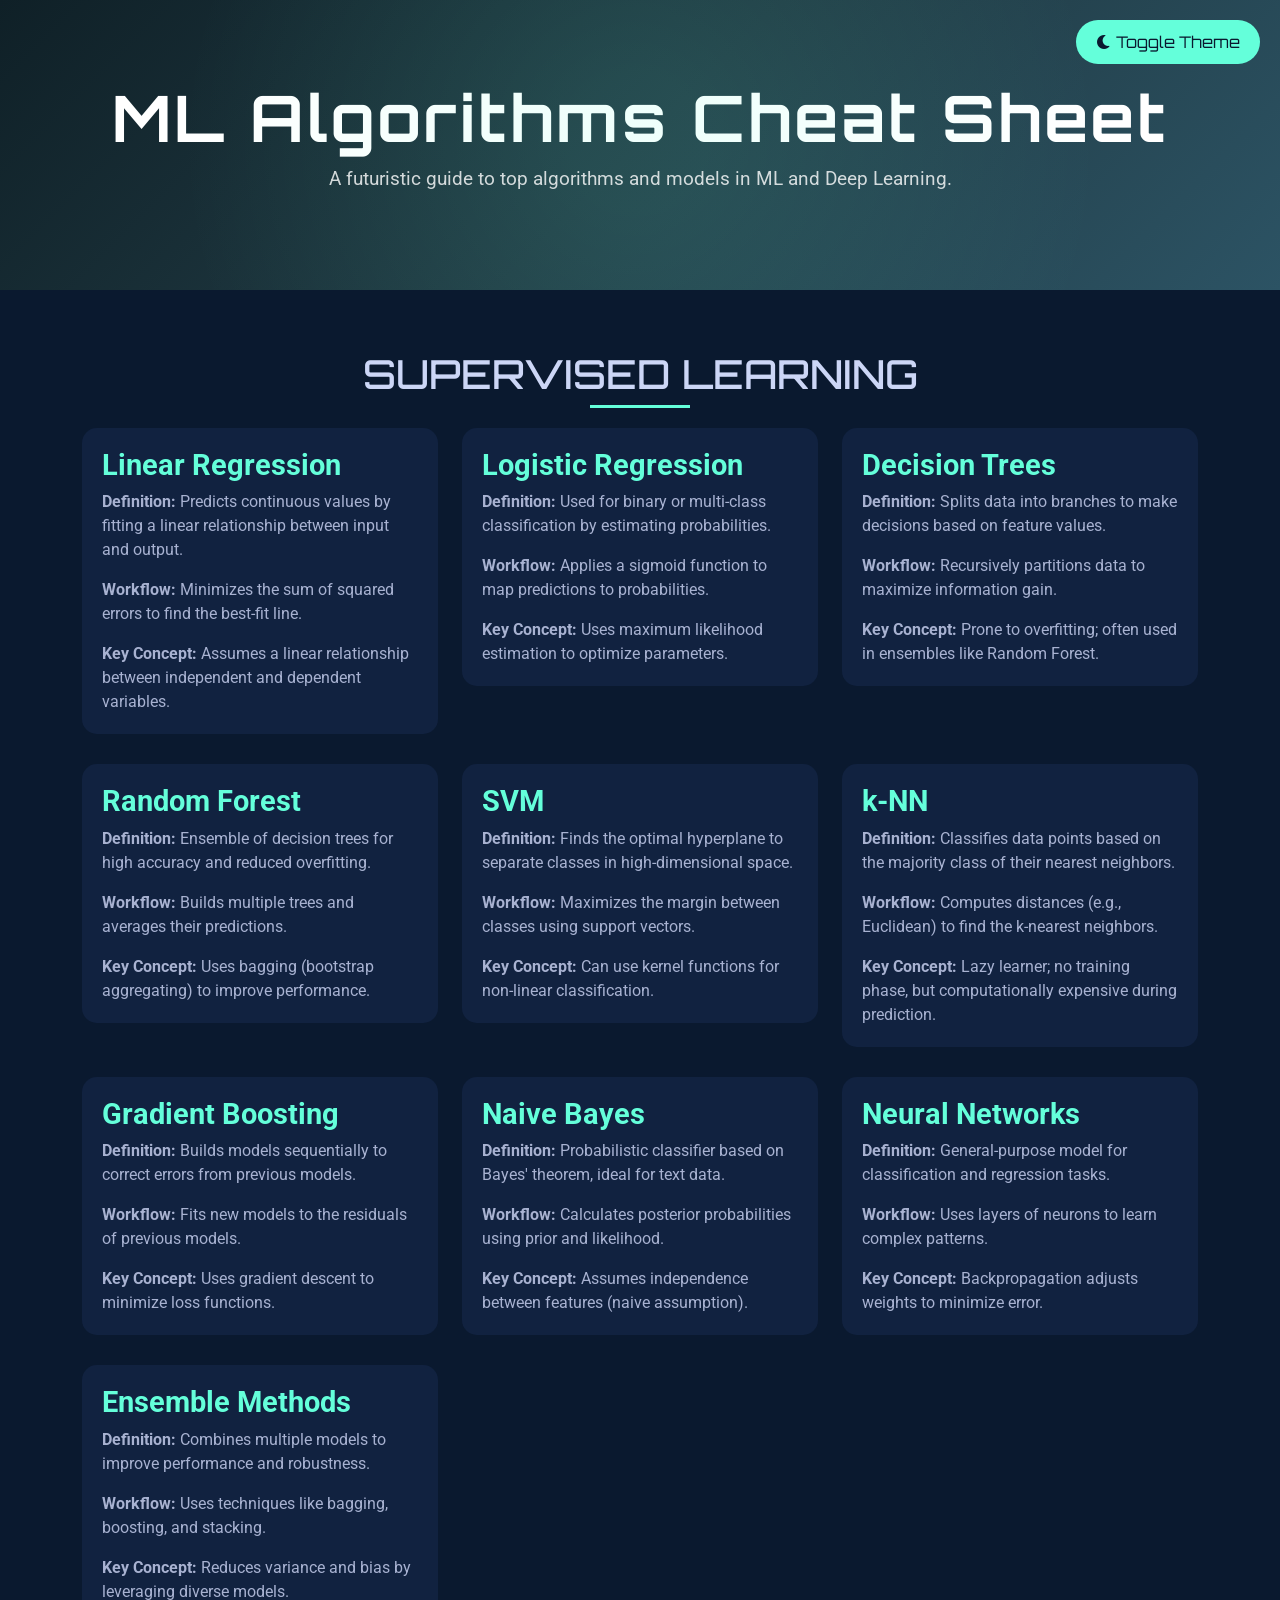
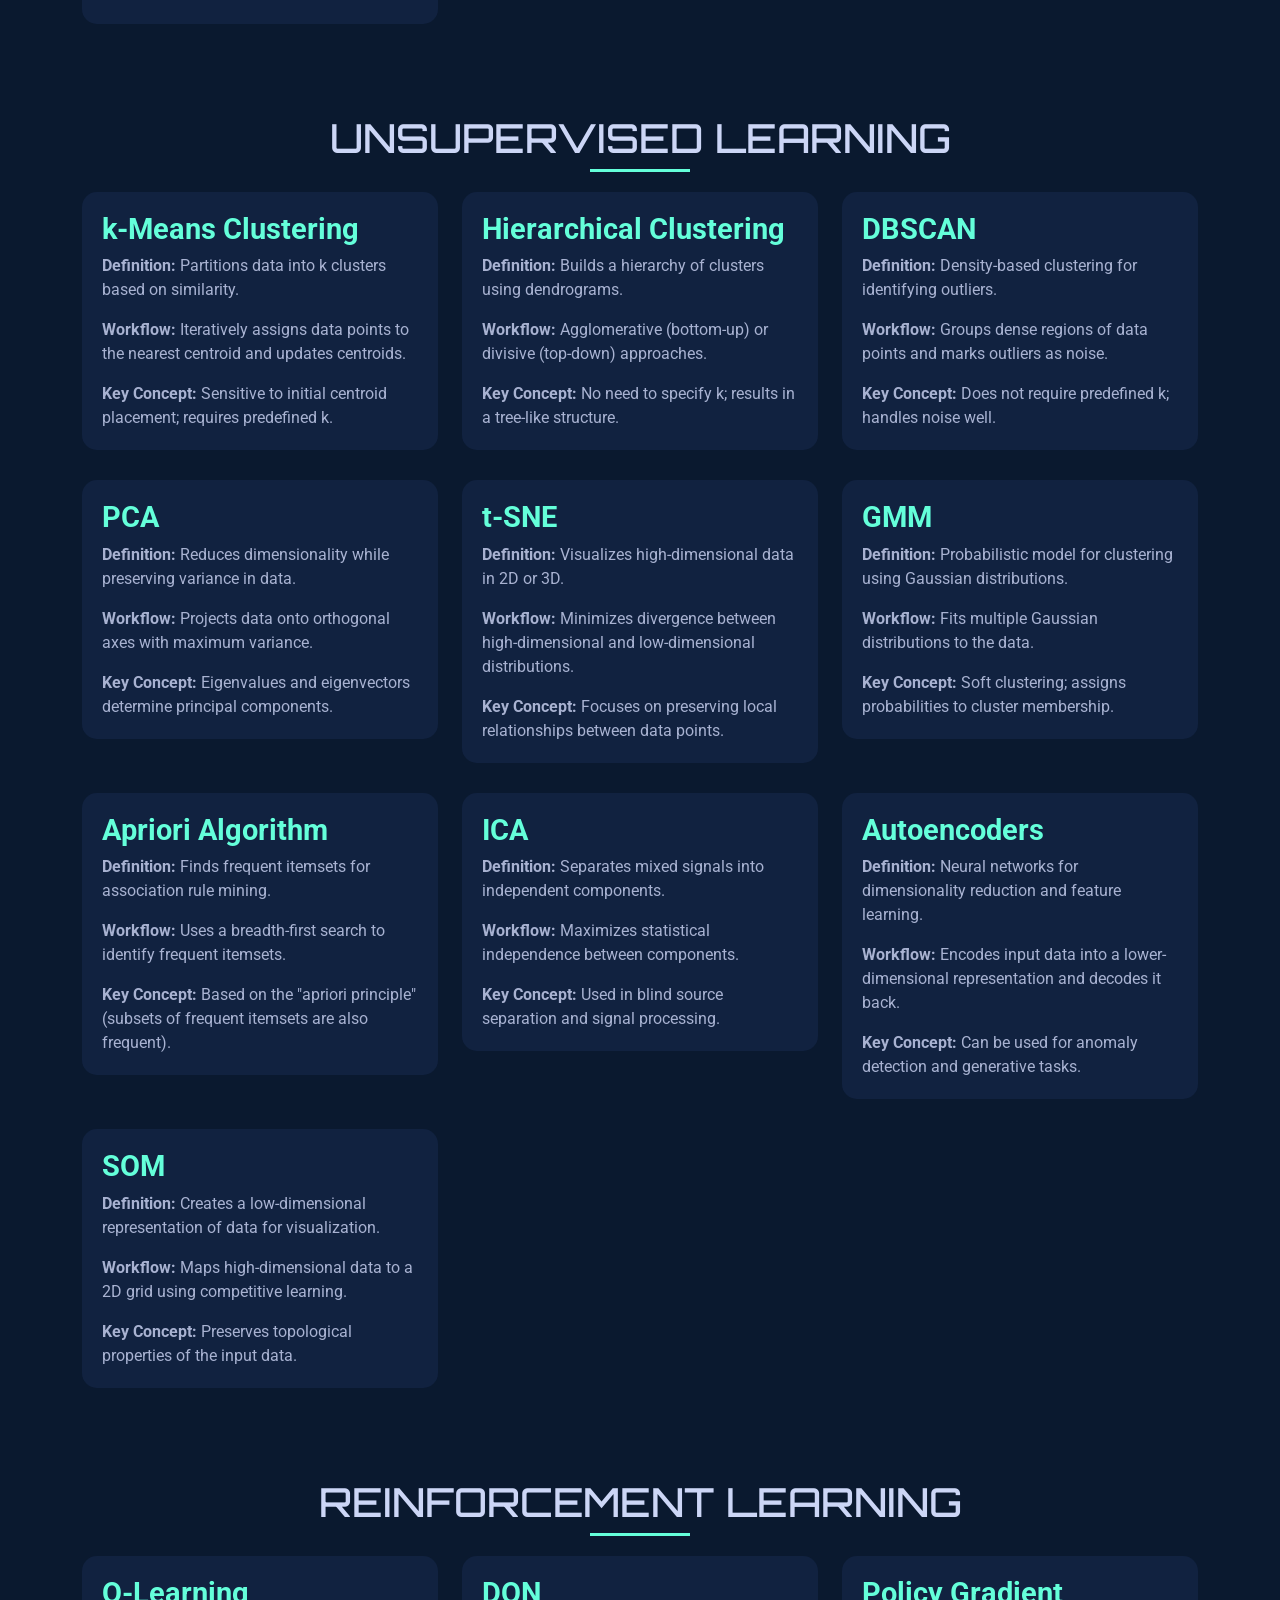
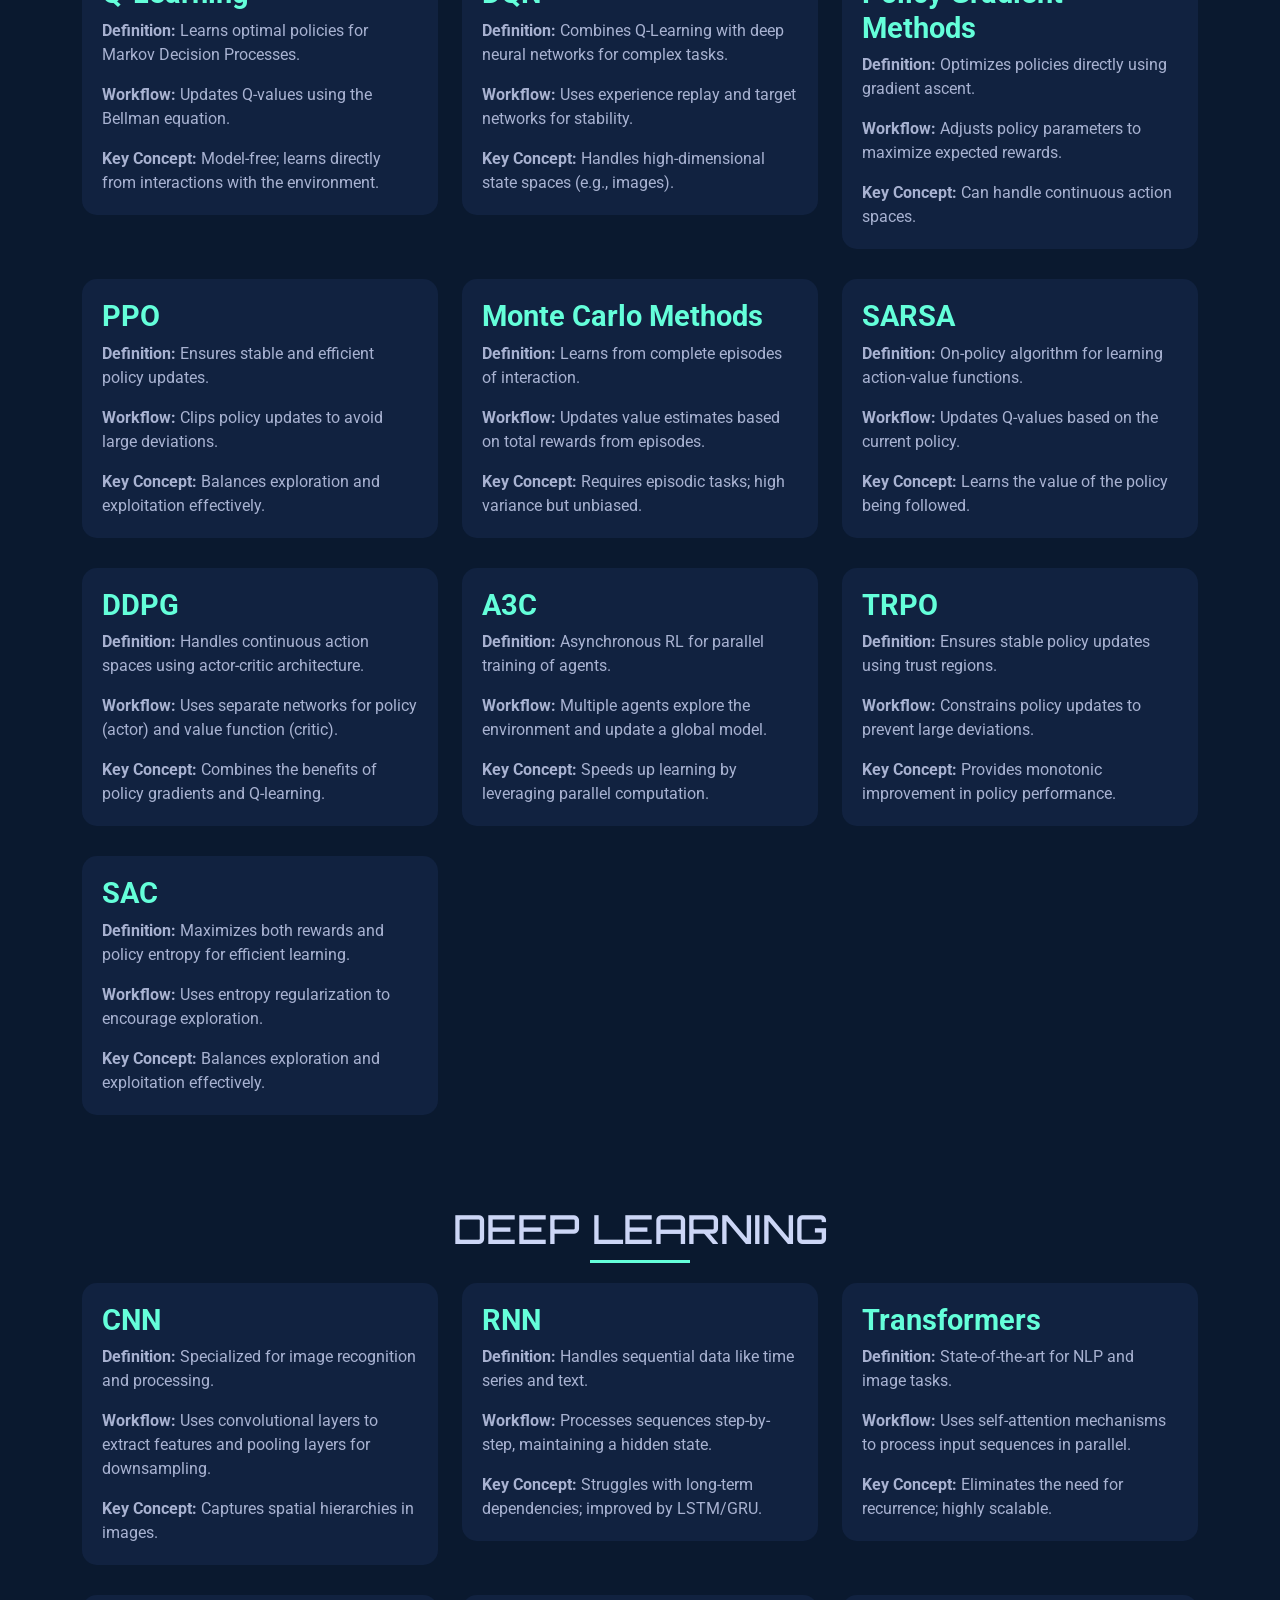
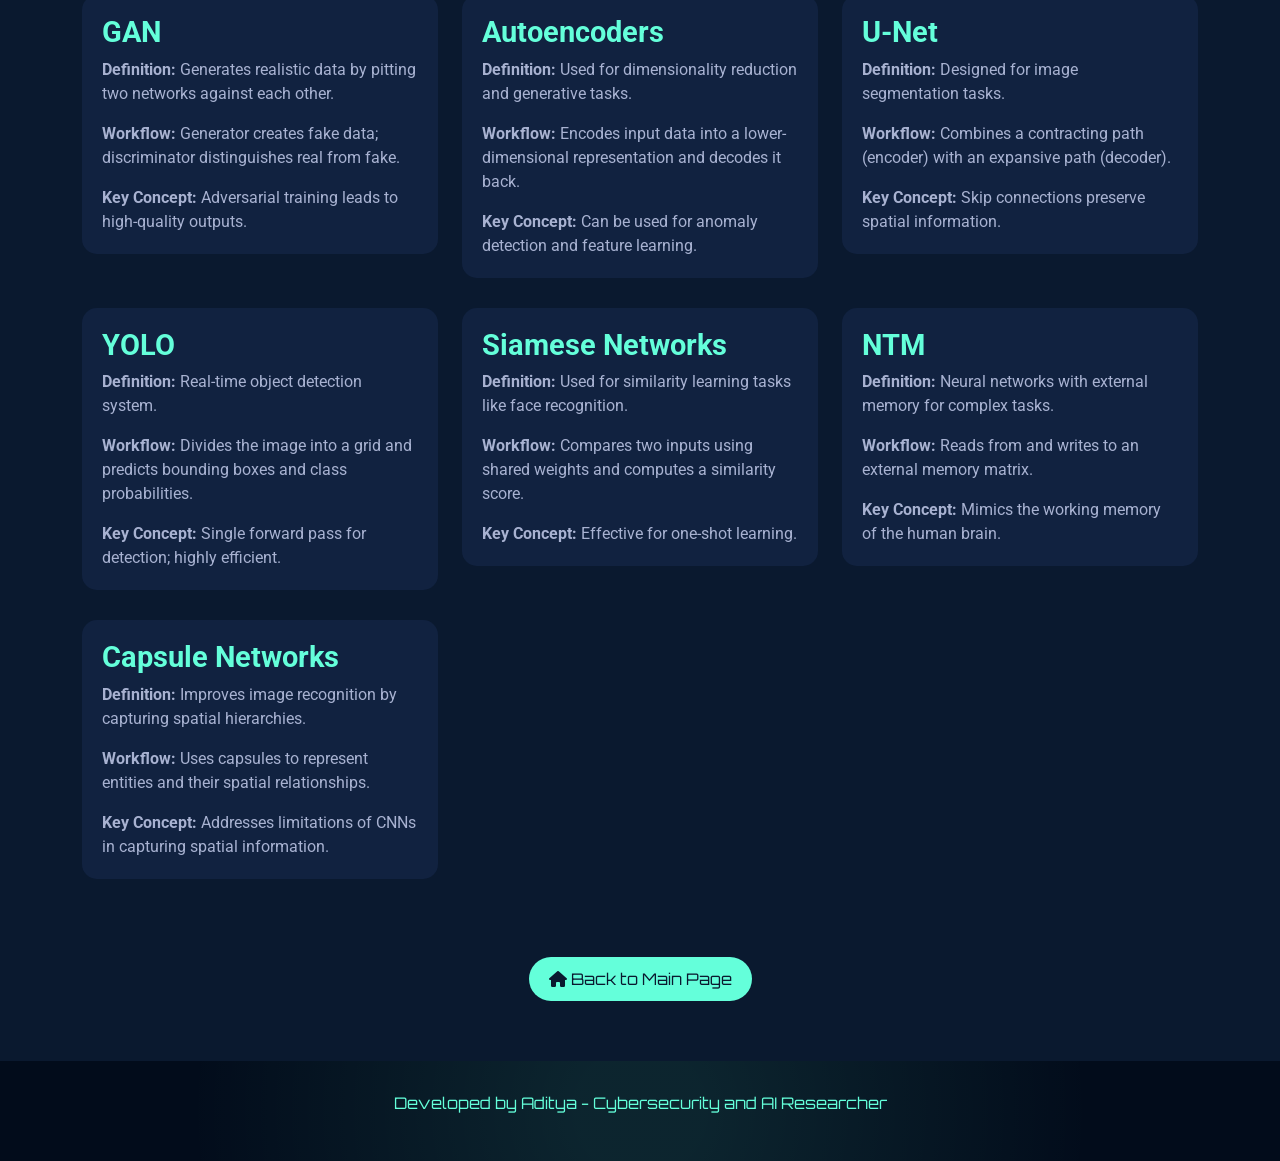
<file: ML/ml_sheet.html>
<!DOCTYPE html>
<html lang="en">
<head>
  <meta charset="UTF-8">
  <meta name="viewport" content="width=device-width, initial-scale=1.0">
  <title>ML Top Algorithm Cheat Sheet</title>
  <!-- Bootstrap CSS -->
  <link href="https://cdn.jsdelivr.net/npm/bootstrap@5.3.0-alpha1/dist/css/bootstrap.min.css" rel="stylesheet">
  <!-- Font Awesome Icons -->
  <link href="https://cdnjs.cloudflare.com/ajax/libs/font-awesome/6.0.0-beta3/css/all.min.css" rel="stylesheet">
  <!-- Google Fonts -->
  <link href="https://fonts.googleapis.com/css2?family=Roboto:wght@400;700&family=Orbitron:wght@500&display=swap" rel="stylesheet">
  <!-- Custom CSS -->
  <link href="../static/style.css" rel="stylesheet">
  <script src="../static/script.js"></script>
</head>
<body>
  <body class="dark-mode">
    <div class="dark-mode-toggle">
      <button class="toggle-btn" onclick="toggleTheme()">
        <i class="fas fa-moon"></i> Toggle Theme
      </button>
    </div>

  <!-- Header -->
  <div class="header">
    <h1>ML Algorithms Cheat Sheet</h1>
    <p>A futuristic guide to top algorithms and models in ML and Deep Learning.</p>
  </div>

  <!-- Container -->
  <div class="container my-5">

    <!-- Supervised Learning -->
    <h2 class="section-title">Supervised Learning</h2>
    <div class="row">
      <!-- Linear Regression -->
      <div class="col-md-4">
        <div class="card">
          <div class="card-body">
            <h5 class="card-title">Linear Regression</h5>
            <p class="card-text"><strong>Definition:</strong> Predicts continuous values by fitting a linear relationship between input and output.</p>
            <p class="card-text"><strong>Workflow:</strong> Minimizes the sum of squared errors to find the best-fit line.</p>
            <p class="card-text"><strong>Key Concept:</strong> Assumes a linear relationship between independent and dependent variables.</p>
          </div>
        </div>
      </div>
      <!-- Logistic Regression -->
      <div class="col-md-4">
        <div class="card">
          <div class="card-body">
            <h5 class="card-title">Logistic Regression</h5>
            <p class="card-text"><strong>Definition:</strong> Used for binary or multi-class classification by estimating probabilities.</p>
            <p class="card-text"><strong>Workflow:</strong> Applies a sigmoid function to map predictions to probabilities.</p>
            <p class="card-text"><strong>Key Concept:</strong> Uses maximum likelihood estimation to optimize parameters.</p>
          </div>
        </div>
      </div>
      <!-- Decision Trees -->
      <div class="col-md-4">
        <div class="card">
          <div class="card-body">
            <h5 class="card-title">Decision Trees</h5>
            <p class="card-text"><strong>Definition:</strong> Splits data into branches to make decisions based on feature values.</p>
            <p class="card-text"><strong>Workflow:</strong> Recursively partitions data to maximize information gain.</p>
            <p class="card-text"><strong>Key Concept:</strong> Prone to overfitting; often used in ensembles like Random Forest.</p>
          </div>
        </div>
      </div>
      <!-- Random Forest -->
      <div class="col-md-4">
        <div class="card">
          <div class="card-body">
            <h5 class="card-title">Random Forest</h5>
            <p class="card-text"><strong>Definition:</strong> Ensemble of decision trees for high accuracy and reduced overfitting.</p>
            <p class="card-text"><strong>Workflow:</strong> Builds multiple trees and averages their predictions.</p>
            <p class="card-text"><strong>Key Concept:</strong> Uses bagging (bootstrap aggregating) to improve performance.</p>
          </div>
        </div>
      </div>
      <!-- SVM -->
      <div class="col-md-4">
        <div class="card">
          <div class="card-body">
            <h5 class="card-title">SVM</h5>
            <p class="card-text"><strong>Definition:</strong> Finds the optimal hyperplane to separate classes in high-dimensional space.</p>
            <p class="card-text"><strong>Workflow:</strong> Maximizes the margin between classes using support vectors.</p>
            <p class="card-text"><strong>Key Concept:</strong> Can use kernel functions for non-linear classification.</p>
          </div>
        </div>
      </div>
      <!-- k-NN -->
      <div class="col-md-4">
        <div class="card">
          <div class="card-body">
            <h5 class="card-title">k-NN</h5>
            <p class="card-text"><strong>Definition:</strong> Classifies data points based on the majority class of their nearest neighbors.</p>
            <p class="card-text"><strong>Workflow:</strong> Computes distances (e.g., Euclidean) to find the k-nearest neighbors.</p>
            <p class="card-text"><strong>Key Concept:</strong> Lazy learner; no training phase, but computationally expensive during prediction.</p>
          </div>
        </div>
      </div>
      <!-- Gradient Boosting -->
      <div class="col-md-4">
        <div class="card">
          <div class="card-body">
            <h5 class="card-title">Gradient Boosting</h5>
            <p class="card-text"><strong>Definition:</strong> Builds models sequentially to correct errors from previous models.</p>
            <p class="card-text"><strong>Workflow:</strong> Fits new models to the residuals of previous models.</p>
            <p class="card-text"><strong>Key Concept:</strong> Uses gradient descent to minimize loss functions.</p>
          </div>
        </div>
      </div>
      <!-- Naive Bayes -->
      <div class="col-md-4">
        <div class="card">
          <div class="card-body">
            <h5 class="card-title">Naive Bayes</h5>
            <p class="card-text"><strong>Definition:</strong> Probabilistic classifier based on Bayes' theorem, ideal for text data.</p>
            <p class="card-text"><strong>Workflow:</strong> Calculates posterior probabilities using prior and likelihood.</p>
            <p class="card-text"><strong>Key Concept:</strong> Assumes independence between features (naive assumption).</p>
          </div>
        </div>
      </div>
      <!-- Neural Networks -->
      <div class="col-md-4">
        <div class="card">
          <div class="card-body">
            <h5 class="card-title">Neural Networks</h5>
            <p class="card-text"><strong>Definition:</strong> General-purpose model for classification and regression tasks.</p>
            <p class="card-text"><strong>Workflow:</strong> Uses layers of neurons to learn complex patterns.</p>
            <p class="card-text"><strong>Key Concept:</strong> Backpropagation adjusts weights to minimize error.</p>
          </div>
        </div>
      </div>
      <!-- Ensemble Methods -->
      <div class="col-md-4">
        <div class="card">
          <div class="card-body">
            <h5 class="card-title">Ensemble Methods</h5>
            <p class="card-text"><strong>Definition:</strong> Combines multiple models to improve performance and robustness.</p>
            <p class="card-text"><strong>Workflow:</strong> Uses techniques like bagging, boosting, and stacking.</p>
            <p class="card-text"><strong>Key Concept:</strong> Reduces variance and bias by leveraging diverse models.</p>
          </div>
        </div>
      </div>
    </div>

    <!-- Unsupervised Learning -->
    <h2 class="section-title">Unsupervised Learning</h2>
    <div class="row">
      <!-- k-Means Clustering -->
      <div class="col-md-4">
        <div class="card">
          <div class="card-body">
            <h5 class="card-title">k-Means Clustering</h5>
            <p class="card-text"><strong>Definition:</strong> Partitions data into k clusters based on similarity.</p>
            <p class="card-text"><strong>Workflow:</strong> Iteratively assigns data points to the nearest centroid and updates centroids.</p>
            <p class="card-text"><strong>Key Concept:</strong> Sensitive to initial centroid placement; requires predefined k.</p>
          </div>
        </div>
      </div>
      <!-- Hierarchical Clustering -->
      <div class="col-md-4">
        <div class="card">
          <div class="card-body">
            <h5 class="card-title">Hierarchical Clustering</h5>
            <p class="card-text"><strong>Definition:</strong> Builds a hierarchy of clusters using dendrograms.</p>
            <p class="card-text"><strong>Workflow:</strong> Agglomerative (bottom-up) or divisive (top-down) approaches.</p>
            <p class="card-text"><strong>Key Concept:</strong> No need to specify k; results in a tree-like structure.</p>
          </div>
        </div>
      </div>
      <!-- DBSCAN -->
      <div class="col-md-4">
        <div class="card">
          <div class="card-body">
            <h5 class="card-title">DBSCAN</h5>
            <p class="card-text"><strong>Definition:</strong> Density-based clustering for identifying outliers.</p>
            <p class="card-text"><strong>Workflow:</strong> Groups dense regions of data points and marks outliers as noise.</p>
            <p class="card-text"><strong>Key Concept:</strong> Does not require predefined k; handles noise well.</p>
          </div>
        </div>
      </div>
      <!-- PCA -->
      <div class="col-md-4">
        <div class="card">
          <div class="card-body">
            <h5 class="card-title">PCA</h5>
            <p class="card-text"><strong>Definition:</strong> Reduces dimensionality while preserving variance in data.</p>
            <p class="card-text"><strong>Workflow:</strong> Projects data onto orthogonal axes with maximum variance.</p>
            <p class="card-text"><strong>Key Concept:</strong> Eigenvalues and eigenvectors determine principal components.</p>
          </div>
        </div>
      </div>
      <!-- t-SNE -->
      <div class="col-md-4">
        <div class="card">
          <div class="card-body">
            <h5 class="card-title">t-SNE</h5>
            <p class="card-text"><strong>Definition:</strong> Visualizes high-dimensional data in 2D or 3D.</p>
            <p class="card-text"><strong>Workflow:</strong> Minimizes divergence between high-dimensional and low-dimensional distributions.</p>
            <p class="card-text"><strong>Key Concept:</strong> Focuses on preserving local relationships between data points.</p>
          </div>
        </div>
      </div>
      <!-- GMM -->
      <div class="col-md-4">
        <div class="card">
          <div class="card-body">
            <h5 class="card-title">GMM</h5>
            <p class="card-text"><strong>Definition:</strong> Probabilistic model for clustering using Gaussian distributions.</p>
            <p class="card-text"><strong>Workflow:</strong> Fits multiple Gaussian distributions to the data.</p>
            <p class="card-text"><strong>Key Concept:</strong> Soft clustering; assigns probabilities to cluster membership.</p>
          </div>
        </div>
      </div>
      <!-- Apriori Algorithm -->
      <div class="col-md-4">
        <div class="card">
          <div class="card-body">
            <h5 class="card-title">Apriori Algorithm</h5>
            <p class="card-text"><strong>Definition:</strong> Finds frequent itemsets for association rule mining.</p>
            <p class="card-text"><strong>Workflow:</strong> Uses a breadth-first search to identify frequent itemsets.</p>
            <p class="card-text"><strong>Key Concept:</strong> Based on the "apriori principle" (subsets of frequent itemsets are also frequent).</p>
          </div>
        </div>
      </div>
      <!-- ICA -->
      <div class="col-md-4">
        <div class="card">
          <div class="card-body">
            <h5 class="card-title">ICA</h5>
            <p class="card-text"><strong>Definition:</strong> Separates mixed signals into independent components.</p>
            <p class="card-text"><strong>Workflow:</strong> Maximizes statistical independence between components.</p>
            <p class="card-text"><strong>Key Concept:</strong> Used in blind source separation and signal processing.</p>
          </div>
        </div>
      </div>
      <!-- Autoencoders -->
      <div class="col-md-4">
        <div class="card">
          <div class="card-body">
            <h5 class="card-title">Autoencoders</h5>
            <p class="card-text"><strong>Definition:</strong> Neural networks for dimensionality reduction and feature learning.</p>
            <p class="card-text"><strong>Workflow:</strong> Encodes input data into a lower-dimensional representation and decodes it back.</p>
            <p class="card-text"><strong>Key Concept:</strong> Can be used for anomaly detection and generative tasks.</p>
          </div>
        </div>
      </div>
      <!-- SOM -->
      <div class="col-md-4">
        <div class="card">
          <div class="card-body">
            <h5 class="card-title">SOM</h5>
            <p class="card-text"><strong>Definition:</strong> Creates a low-dimensional representation of data for visualization.</p>
            <p class="card-text"><strong>Workflow:</strong> Maps high-dimensional data to a 2D grid using competitive learning.</p>
            <p class="card-text"><strong>Key Concept:</strong> Preserves topological properties of the input data.</p>
          </div>
        </div>
      </div>
    </div>

    <!-- Reinforcement Learning -->
    <h2 class="section-title">Reinforcement Learning</h2>
    <div class="row">
      <!-- Q-Learning -->
      <div class="col-md-4">
        <div class="card">
          <div class="card-body">
            <h5 class="card-title">Q-Learning</h5>
            <p class="card-text"><strong>Definition:</strong> Learns optimal policies for Markov Decision Processes.</p>
            <p class="card-text"><strong>Workflow:</strong> Updates Q-values using the Bellman equation.</p>
            <p class="card-text"><strong>Key Concept:</strong> Model-free; learns directly from interactions with the environment.</p>
          </div>
        </div>
      </div>
      <!-- DQN -->
      <div class="col-md-4">
        <div class="card">
          <div class="card-body">
            <h5 class="card-title">DQN</h5>
            <p class="card-text"><strong>Definition:</strong> Combines Q-Learning with deep neural networks for complex tasks.</p>
            <p class="card-text"><strong>Workflow:</strong> Uses experience replay and target networks for stability.</p>
            <p class="card-text"><strong>Key Concept:</strong> Handles high-dimensional state spaces (e.g., images).</p>
          </div>
        </div>
      </div>
      <!-- Policy Gradient Methods -->
      <div class="col-md-4">
        <div class="card">
          <div class="card-body">
            <h5 class="card-title">Policy Gradient Methods</h5>
            <p class="card-text"><strong>Definition:</strong> Optimizes policies directly using gradient ascent.</p>
            <p class="card-text"><strong>Workflow:</strong> Adjusts policy parameters to maximize expected rewards.</p>
            <p class="card-text"><strong>Key Concept:</strong> Can handle continuous action spaces.</p>
          </div>
        </div>
      </div>
      <!-- PPO -->
      <div class="col-md-4">
        <div class="card">
          <div class="card-body">
            <h5 class="card-title">PPO</h5>
            <p class="card-text"><strong>Definition:</strong> Ensures stable and efficient policy updates.</p>
            <p class="card-text"><strong>Workflow:</strong> Clips policy updates to avoid large deviations.</p>
            <p class="card-text"><strong>Key Concept:</strong> Balances exploration and exploitation effectively.</p>
          </div>
        </div>
      </div>
      <!-- Monte Carlo Methods -->
      <div class="col-md-4">
        <div class="card">
          <div class="card-body">
            <h5 class="card-title">Monte Carlo Methods</h5>
            <p class="card-text"><strong>Definition:</strong> Learns from complete episodes of interaction.</p>
            <p class="card-text"><strong>Workflow:</strong> Updates value estimates based on total rewards from episodes.</p>
            <p class="card-text"><strong>Key Concept:</strong> Requires episodic tasks; high variance but unbiased.</p>
          </div>
        </div>
      </div>
      <!-- SARSA -->
      <div class="col-md-4">
        <div class="card">
          <div class="card-body">
            <h5 class="card-title">SARSA</h5>
            <p class="card-text"><strong>Definition:</strong> On-policy algorithm for learning action-value functions.</p>
            <p class="card-text"><strong>Workflow:</strong> Updates Q-values based on the current policy.</p>
            <p class="card-text"><strong>Key Concept:</strong> Learns the value of the policy being followed.</p>
          </div>
        </div>
      </div>
      <!-- DDPG -->
      <div class="col-md-4">
        <div class="card">
          <div class="card-body">
            <h5 class="card-title">DDPG</h5>
            <p class="card-text"><strong>Definition:</strong> Handles continuous action spaces using actor-critic architecture.</p>
            <p class="card-text"><strong>Workflow:</strong> Uses separate networks for policy (actor) and value function (critic).</p>
            <p class="card-text"><strong>Key Concept:</strong> Combines the benefits of policy gradients and Q-learning.</p>
          </div>
        </div>
      </div>
      <!-- A3C -->
      <div class="col-md-4">
        <div class="card">
          <div class="card-body">
            <h5 class="card-title">A3C</h5>
            <p class="card-text"><strong>Definition:</strong> Asynchronous RL for parallel training of agents.</p>
            <p class="card-text"><strong>Workflow:</strong> Multiple agents explore the environment and update a global model.</p>
            <p class="card-text"><strong>Key Concept:</strong> Speeds up learning by leveraging parallel computation.</p>
          </div>
        </div>
      </div>
      <!-- TRPO -->
      <div class="col-md-4">
        <div class="card">
          <div class="card-body">
            <h5 class="card-title">TRPO</h5>
            <p class="card-text"><strong>Definition:</strong> Ensures stable policy updates using trust regions.</p>
            <p class="card-text"><strong>Workflow:</strong> Constrains policy updates to prevent large deviations.</p>
            <p class="card-text"><strong>Key Concept:</strong> Provides monotonic improvement in policy performance.</p>
          </div>
        </div>
      </div>
      <!-- SAC -->
      <div class="col-md-4">
        <div class="card">
          <div class="card-body">
            <h5 class="card-title">SAC</h5>
            <p class="card-text"><strong>Definition:</strong> Maximizes both rewards and policy entropy for efficient learning.</p>
            <p class="card-text"><strong>Workflow:</strong> Uses entropy regularization to encourage exploration.</p>
            <p class="card-text"><strong>Key Concept:</strong> Balances exploration and exploitation effectively.</p>
          </div>
        </div>
      </div>
    </div>

    <!-- Deep Learning -->
    <h2 class="section-title">Deep Learning</h2>
    <div class="row">
      <!-- CNN -->
      <div class="col-md-4">
        <div class="card">
          <div class="card-body">
            <h5 class="card-title">CNN</h5>
            <p class="card-text"><strong>Definition:</strong> Specialized for image recognition and processing.</p>
            <p class="card-text"><strong>Workflow:</strong> Uses convolutional layers to extract features and pooling layers for downsampling.</p>
            <p class="card-text"><strong>Key Concept:</strong> Captures spatial hierarchies in images.</p>
          </div>
        </div>
      </div>
      <!-- RNN -->
      <div class="col-md-4">
        <div class="card">
          <div class="card-body">
            <h5 class="card-title">RNN</h5>
            <p class="card-text"><strong>Definition:</strong> Handles sequential data like time series and text.</p>
            <p class="card-text"><strong>Workflow:</strong> Processes sequences step-by-step, maintaining a hidden state.</p>
            <p class="card-text"><strong>Key Concept:</strong> Struggles with long-term dependencies; improved by LSTM/GRU.</p>
          </div>
        </div>
      </div>
      <!-- Transformers -->
      <div class="col-md-4">
        <div class="card">
          <div class="card-body">
            <h5 class="card-title">Transformers</h5>
            <p class="card-text"><strong>Definition:</strong> State-of-the-art for NLP and image tasks.</p>
            <p class="card-text"><strong>Workflow:</strong> Uses self-attention mechanisms to process input sequences in parallel.</p>
            <p class="card-text"><strong>Key Concept:</strong> Eliminates the need for recurrence; highly scalable.</p>
          </div>
        </div>
      </div>
      <!-- GAN -->
      <div class="col-md-4">
        <div class="card">
          <div class="card-body">
            <h5 class="card-title">GAN</h5>
            <p class="card-text"><strong>Definition:</strong> Generates realistic data by pitting two networks against each other.</p>
            <p class="card-text"><strong>Workflow:</strong> Generator creates fake data; discriminator distinguishes real from fake.</p>
            <p class="card-text"><strong>Key Concept:</strong> Adversarial training leads to high-quality outputs.</p>
          </div>
        </div>
      </div>
      <!-- Autoencoders -->
      <div class="col-md-4">
        <div class="card">
          <div class="card-body">
            <h5 class="card-title">Autoencoders</h5>
            <p class="card-text"><strong>Definition:</strong> Used for dimensionality reduction and generative tasks.</p>
            <p class="card-text"><strong>Workflow:</strong> Encodes input data into a lower-dimensional representation and decodes it back.</p>
            <p class="card-text"><strong>Key Concept:</strong> Can be used for anomaly detection and feature learning.</p>
          </div>
        </div>
      </div>
      <!-- U-Net -->
      <div class="col-md-4">
        <div class="card">
          <div class="card-body">
            <h5 class="card-title">U-Net</h5>
            <p class="card-text"><strong>Definition:</strong> Designed for image segmentation tasks.</p>
            <p class="card-text"><strong>Workflow:</strong> Combines a contracting path (encoder) with an expansive path (decoder).</p>
            <p class="card-text"><strong>Key Concept:</strong> Skip connections preserve spatial information.</p>
          </div>
        </div>
      </div>
      <!-- YOLO -->
      <div class="col-md-4">
        <div class="card">
          <div class="card-body">
            <h5 class="card-title">YOLO</h5>
            <p class="card-text"><strong>Definition:</strong> Real-time object detection system.</p>
            <p class="card-text"><strong>Workflow:</strong> Divides the image into a grid and predicts bounding boxes and class probabilities.</p>
            <p class="card-text"><strong>Key Concept:</strong> Single forward pass for detection; highly efficient.</p>
          </div>
        </div>
      </div>
      <!-- Siamese Networks -->
      <div class="col-md-4">
        <div class="card">
          <div class="card-body">
            <h5 class="card-title">Siamese Networks</h5>
            <p class="card-text"><strong>Definition:</strong> Used for similarity learning tasks like face recognition.</p>
            <p class="card-text"><strong>Workflow:</strong> Compares two inputs using shared weights and computes a similarity score.</p>
            <p class="card-text"><strong>Key Concept:</strong> Effective for one-shot learning.</p>
          </div>
        </div>
      </div>
      <!-- NTM -->
      <div class="col-md-4">
        <div class="card">
          <div class="card-body">
            <h5 class="card-title">NTM</h5>
            <p class="card-text"><strong>Definition:</strong> Neural networks with external memory for complex tasks.</p>
            <p class="card-text"><strong>Workflow:</strong> Reads from and writes to an external memory matrix.</p>
            <p class="card-text"><strong>Key Concept:</strong> Mimics the working memory of the human brain.</p>
          </div>
        </div>
      </div>
      <!-- Capsule Networks -->
      <div class="col-md-4">
        <div class="card">
          <div class="card-body">
            <h5 class="card-title">Capsule Networks</h5>
            <p class="card-text"><strong>Definition:</strong> Improves image recognition by capturing spatial hierarchies.</p>
            <p class="card-text"><strong>Workflow:</strong> Uses capsules to represent entities and their spatial relationships.</p>
            <p class="card-text"><strong>Key Concept:</strong> Addresses limitations of CNNs in capturing spatial information.</p>
          </div>
        </div>
      </div>
    </div>
</div>

  <!-- Back to Main Page -->
  <div class="row mt-4">
    <div class="col-md-12 text-center">
      <a href="../index.html" class="btn btn-primary">
        <i class="fas fa-home"></i> Back to Main Page
      </a>
    </div>
  </div>

  <!-- Footer -->
  <div class="footer">
    <p>Developed by <a href="#">Aditya</a> - Cybersecurity and AI Researcher</p>
  </div>

  <!-- Bootstrap JS -->
  <script src="https://cdn.jsdelivr.net/npm/bootstrap@5.3.0-alpha1/dist/js/bootstrap.bundle.min.js"></script>
</body>
</html>
</file>
<file: static/style.css>
/* General Styles */
body {
  font-family: 'Roboto', sans-serif;
  transition: background-color 0.5s ease, color 0.5s ease;
  margin: 0;
  padding: 0;
  box-sizing: border-box;
  scroll-behavior: smooth; /* Smooth scrolling */
}

/* Custom Scrollbar */
body::-webkit-scrollbar {
  width: 8px; /* Width of the scrollbar */
}

body::-webkit-scrollbar-track {
  background: transparent; /* Transparent track */
}

/* Dark Mode Styles */
body.dark-mode {
  background-color: #0a192f;
  color: #ccd6f6;
}
body.dark-mode .header {
  background: linear-gradient(135deg, #0f2027, #203a43, #2c5364);
}
body.dark-mode .card {
  background: #112240;
  color: #a8b2d1;
}
body.dark-mode .card-title {
  color: #64ffda;
}
body.dark-mode .icon-large {
  color: #64ffda; /* Teal color for dark mode */
}
body.dark-mode .btn-primary {
  background: #64ffda; /* Teal background for dark mode */
  color: #0a192f; /* Dark text for dark mode */
}
body.dark-mode .footer {
  background: #020c1b;
  color: #64ffda;
}
body.dark-mode .popup {
  background: #112240;
  color: #ccd6f6;
}

/* Dark Mode Toggle Button */
body.dark-mode .toggle-btn {
  background: #64ffda; /* Teal background for dark mode */
  color: #0a192f; /* Dark text for dark mode */
}

/* Light Mode Toggle Button */
body.light-mode .toggle-btn {
  background: #3182ce; /* Blue background for light mode */
  color: #ffffff; /* White text for light mode */
}

/* Light Mode Styles */
body.light-mode {
  background-color: #f0f4f8;
  color: #2d3748;
}
body.light-mode .header {
  background: linear-gradient(135deg, #4a90e2, #6a82fb, #8e2de2);
}
body.light-mode .card {
  background: #ffffff;
  color: #4a5568;
}
body.light-mode .card-title {
  color: #3182ce;
}
body.light-mode .icon-large {
  color: #3182ce; /* Blue color for light mode */
}
body.light-mode .btn-primary {
  background: #3182ce; /* Blue background for light mode */
  color: #ffffff; /* White text for light mode */
}
body.light-mode .footer {
  background: #2d3748;
  color: #ffffff;
}
body.light-mode .popup, .h2 {
  background: #ffffff;
  color: #2d3748;
}

/* Dark Mode Toggle */
.dark-mode-toggle {
  position: fixed;
  top: 20px;
  right: 20px;
  z-index: 1000;
}
.toggle-btn, .btn-primary {
  border: none;
  padding: 10px 20px;
  border-radius: 25px;
  cursor: pointer;
  font-family: 'Orbitron', sans-serif;
  transition: background 0.3s ease, transform 0.3s ease;
}
.toggle-btn:hover, .btn-primary:hover {
  transform: scale(1.1);
}

.icon-large {
  font-size: 3rem;
  margin-bottom: 1rem;
}

/* Header */
.header {
  color: white;
  padding: 80px 0;
  text-align: center;
  position: relative;
  overflow: hidden;
}
.header::before {
  content: '';
  position: absolute;
  top: 0;
  left: 0;
  width: 100%;
  height: 100%;
  background: radial-gradient(circle, rgba(100, 255, 218, 0.1) 10%, transparent 70%);
  animation: glow 5s infinite alternate;
}
@keyframes glow {
  0% { opacity: 0.3; }
  100% { opacity: 0.8; }
}
.header h1 {
  font-family: 'Orbitron', sans-serif;
  font-size: clamp(2.5rem, 8vw, 4rem); /* Responsive font size */
  font-weight: bold;
  letter-spacing: 3px;
  animation: float 3s ease-in-out infinite;
}
@keyframes float {
  0%, 100% { transform: translateY(0); }
  50% { transform: translateY(-10px); }
}
.header p {
  font-size: clamp(1rem, 3vw, 1.2rem); /* Responsive font size */
  opacity: 0.8;
}

/* Section Titles */
.section-title {
  font-family: 'Orbitron', sans-serif;
  font-size: clamp(1.8rem, 6vw, 2.5rem); /* Responsive font size */
  margin-top: 60px;
  margin-bottom: 30px;
  text-transform: uppercase;
  text-align: center;
  position: relative;
}
.section-title::after {
  content: '';
  position: absolute;
  bottom: -10px;
  left: 50%;
  transform: translateX(-50%);
  width: 100px;
  height: 3px;
  background: #64ffda;
  animation: line-grow 1.5s ease-in-out infinite;
}
@keyframes line-grow {
  0%, 100% { width: 100px; }
  50% { width: 200px; }
}

/* Cards */
.card {
  border: none;
  border-radius: 15px;
  margin-bottom: 30px;
  transition: transform 0.3s ease, box-shadow 0.3s ease;
  overflow: hidden;
  position: relative;
}
.card::before {
  content: '';
  position: absolute;
  top: 0;
  left: -100%;
  width: 100%;
  height: 100%;
  transition: left 0.5s ease;
}
.card:hover::before {
  left: 100%;
}
.card:hover {
  transform: translateY(-10px);
  box-shadow: 0 15px 30px rgba(100, 255, 218, 0.2);
}
.card-title {
  font-size: clamp(1.5rem, 4vw, 1.8rem); /* Responsive font size */
  font-weight: bold;
}
.card-body {
  padding: 20px;
}

/* Footer */
.footer {
  text-align: center;
  padding: 30px 0;
  margin-top: 60px;
  font-family: 'Orbitron', sans-serif;
  position: relative;
}
.footer::before {
  content: '';
  position: absolute;
  top: 0;
  left: 0;
  width: 100%;
  height: 100%;
  background: radial-gradient(circle, rgba(100, 255, 218, 0.1) 10%, transparent 70%);
  animation: glow 5s infinite alternate;
}
.footer a {
  color: inherit;
  text-decoration: none;
  transition: color 0.3s ease;
}
.footer a:hover {
  color: #64ffda;
  text-decoration: underline;
}

/* Popup Styles */
.popup {
  display: none;
  position: fixed;
  top: 50%;
  left: 50%;
  transform: translate(-50%, -50%);
  border-radius: 15px;
  z-index: 1000;
  max-width: 90%;
  width: 600px;
  padding: 20px;
  animation: popup-fade 0.5s ease;
  box-shadow: 0 10px 30px rgba(0, 0, 0, 0.3); /* Shadow for depth */
}

body.light-mode .popup {
  background: #ffffff; /* Light mode background */
  color: #2d3748; /* Dark text for light mode */
  border: 1px solid rgba(49, 130, 206, 0.2); /* Blue border for accent */
}

body.light-mode .popup h2 {
  color: #3182ce; /* Blue color for popup title in light mode */
}

@keyframes popup-fade {
  0% { opacity: 0; transform: translate(-50%, -60%); }
  100% { opacity: 1; transform: translate(-50%, -50%); }
}
.popup h2 {
  font-family: 'Orbitron', sans-serif;
  font-size: clamp(1.5rem, 4vw, 2.5rem); /* Responsive font size */
  margin-top: 0;
  text-align: center;
  position: relative;
  color: #64ffda; /* Teal color for popup title */
}
.popup p {
  line-height: 1.6;
  font-size: clamp(0.9rem, 2vw, 1rem); /* Responsive font size */
}
.popup .close {
  position: absolute;
  top: 10px;
  right: 10px;
  font-size: 1.5rem;
  cursor: pointer;
  color: inherit;
  transition: color 0.3s ease;
}
.popup .close:hover {
  color: #64ffda;
}
.overlay {
  display: none;
  position: fixed;
  top: 0;
  left: 0;
  width: 100%;
  height: 100%;
  background: rgba(0, 0, 0, 0.8);
  z-index: 999;
  animation: overlay-fade 0.5s ease;
}
@keyframes overlay-fade {
  0% { opacity: 0; }
  100% { opacity: 1; }
}

/* Responsive Adjustments */
@media (max-width: 768px) {
  .header h1 {
    font-size: clamp(1.8rem, 6vw, 3rem); /* Smaller font size for mobile */
  }
  .header p {
    font-size: clamp(0.9rem, 2.5vw, 1rem); /* Smaller font size for mobile */
  }
  .section-title {
    font-size: clamp(1.5rem, 5vw, 2rem); /* Smaller font size for mobile */
  }
  .card-title {
    font-size: clamp(1.2rem, 3.5vw, 1.5rem); /* Smaller font size for mobile */
  }
  .popup {
    width: 95%;
    padding: 15px;
  }
  .popup h2 {
    font-size: clamp(1.2rem, 3.5vw, 1.8rem); /* Smaller font size for mobile */
  }
  .popup p {
    font-size: clamp(0.8rem, 2vw, 0.9rem); /* Smaller font size for mobile */
  }
  .popup ul {
    font-size: clamp(0.8rem, 2vw, 1rem);
  }
  .popup ol {
    font-size: clamp(0.8rem, 2vw, 1rem);
  }
}

@media (max-width: 480px) {
  .header {
    padding: 60px 0;
  }
  .header h1 {
    font-size: clamp(1.8rem, 5vw, 2.5rem); /* Even smaller font size for small devices */
  }
  .header p {
    font-size: clamp(0.8rem, 2vw, 0.9rem); /* Even smaller font size for small devices */
  }
  .section-title {
    font-size: clamp(1.2rem, 4vw, 1.5rem); /* Even smaller font size for small devices */
  }
  .card-title {
    font-size: clamp(1rem, 3vw, 1.2rem); /* Even smaller font size for small devices */
  }
  .popup {
    width: 600px;
    padding: 20px;
  }
  .popup h2 {
    font-size: clamp(1rem, 3vw, 1.2rem); /* Even smaller font size for small devices */
  }
  .popup p {
    font-size: clamp(0.8rem, 2vw, 1rem); /* Even smaller font size for small devices */
  }
  .popup ul {
    font-size: clamp(0.8rem, 2vw, 1rem);
  }
  .popup ol {
    font-size: clamp(0.8rem, 2vw, 1rem);
  }
}

/* Larger Screens Popup Adjustments */
@media (min-width: 1200px) {
  .popup {
    width: 800px; /* Larger popup for bigger screens */
    padding: 10px;
  }
  .popup h2 {
    font-size: clamp(1.5rem, 3vw, 1.2rem); /* Larger font size for bigger screens */
  }
  .popup p {
    font-size: clamp(1rem, 1.5vw, 1rem); /* Larger font size for bigger screens */
  }
  .popup ul {
    font-size: clamp(0.8rem, 2vw, 1rem);
  }
  .popup ol {
    font-size: clamp(0.8rem, 2vw, 1rem);
  }
}
</file>
